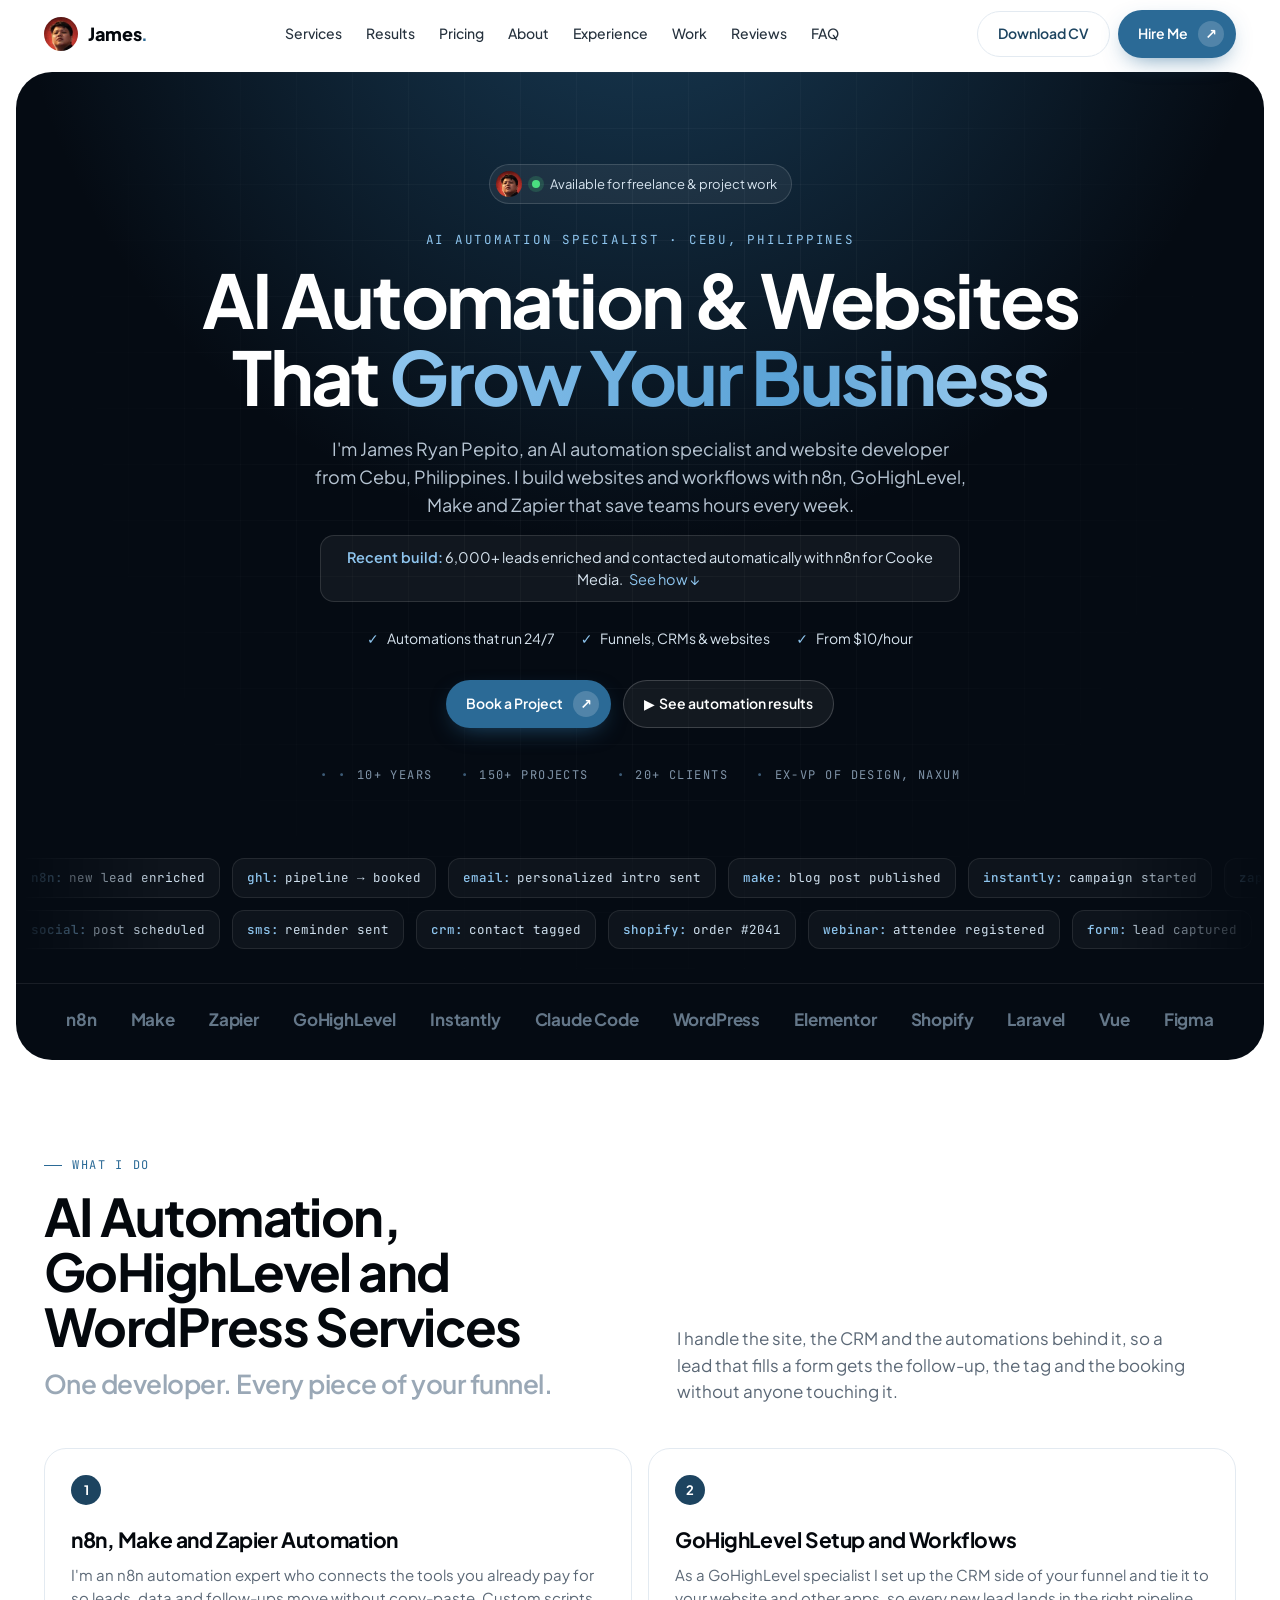
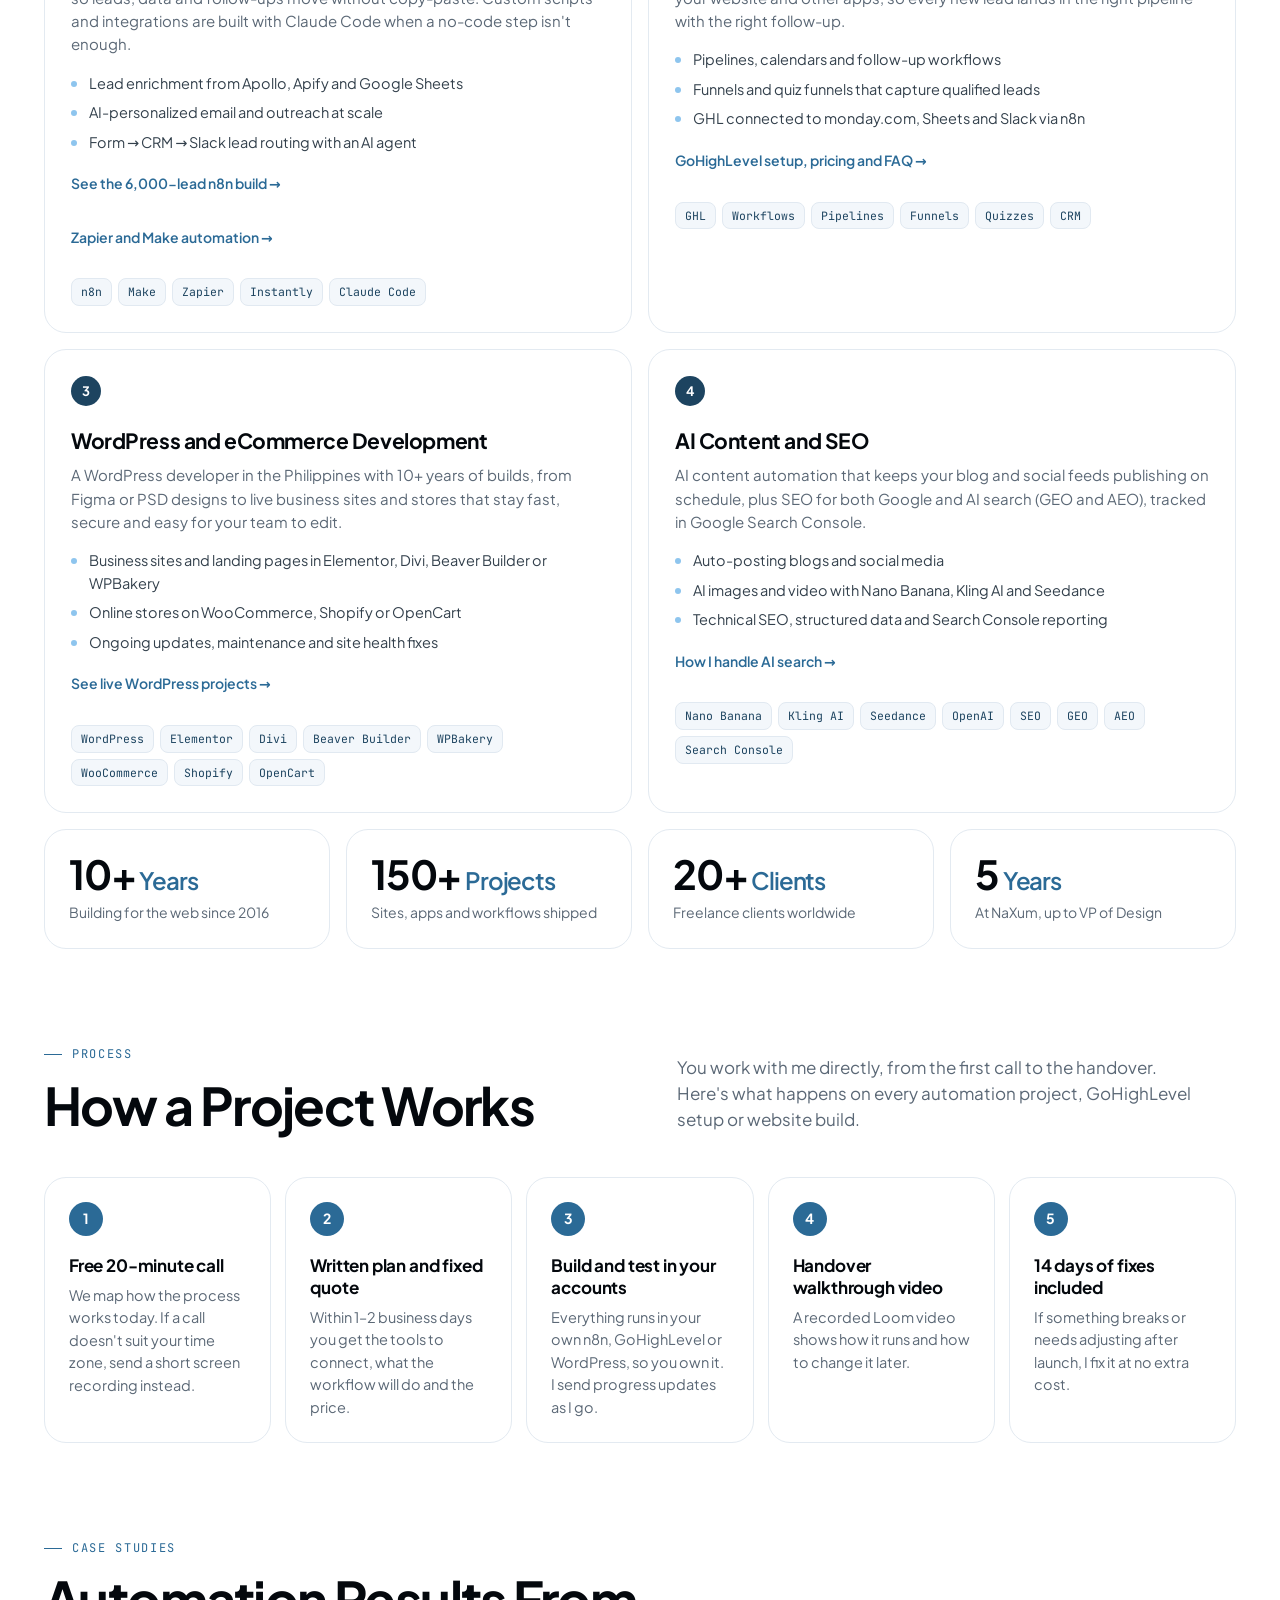
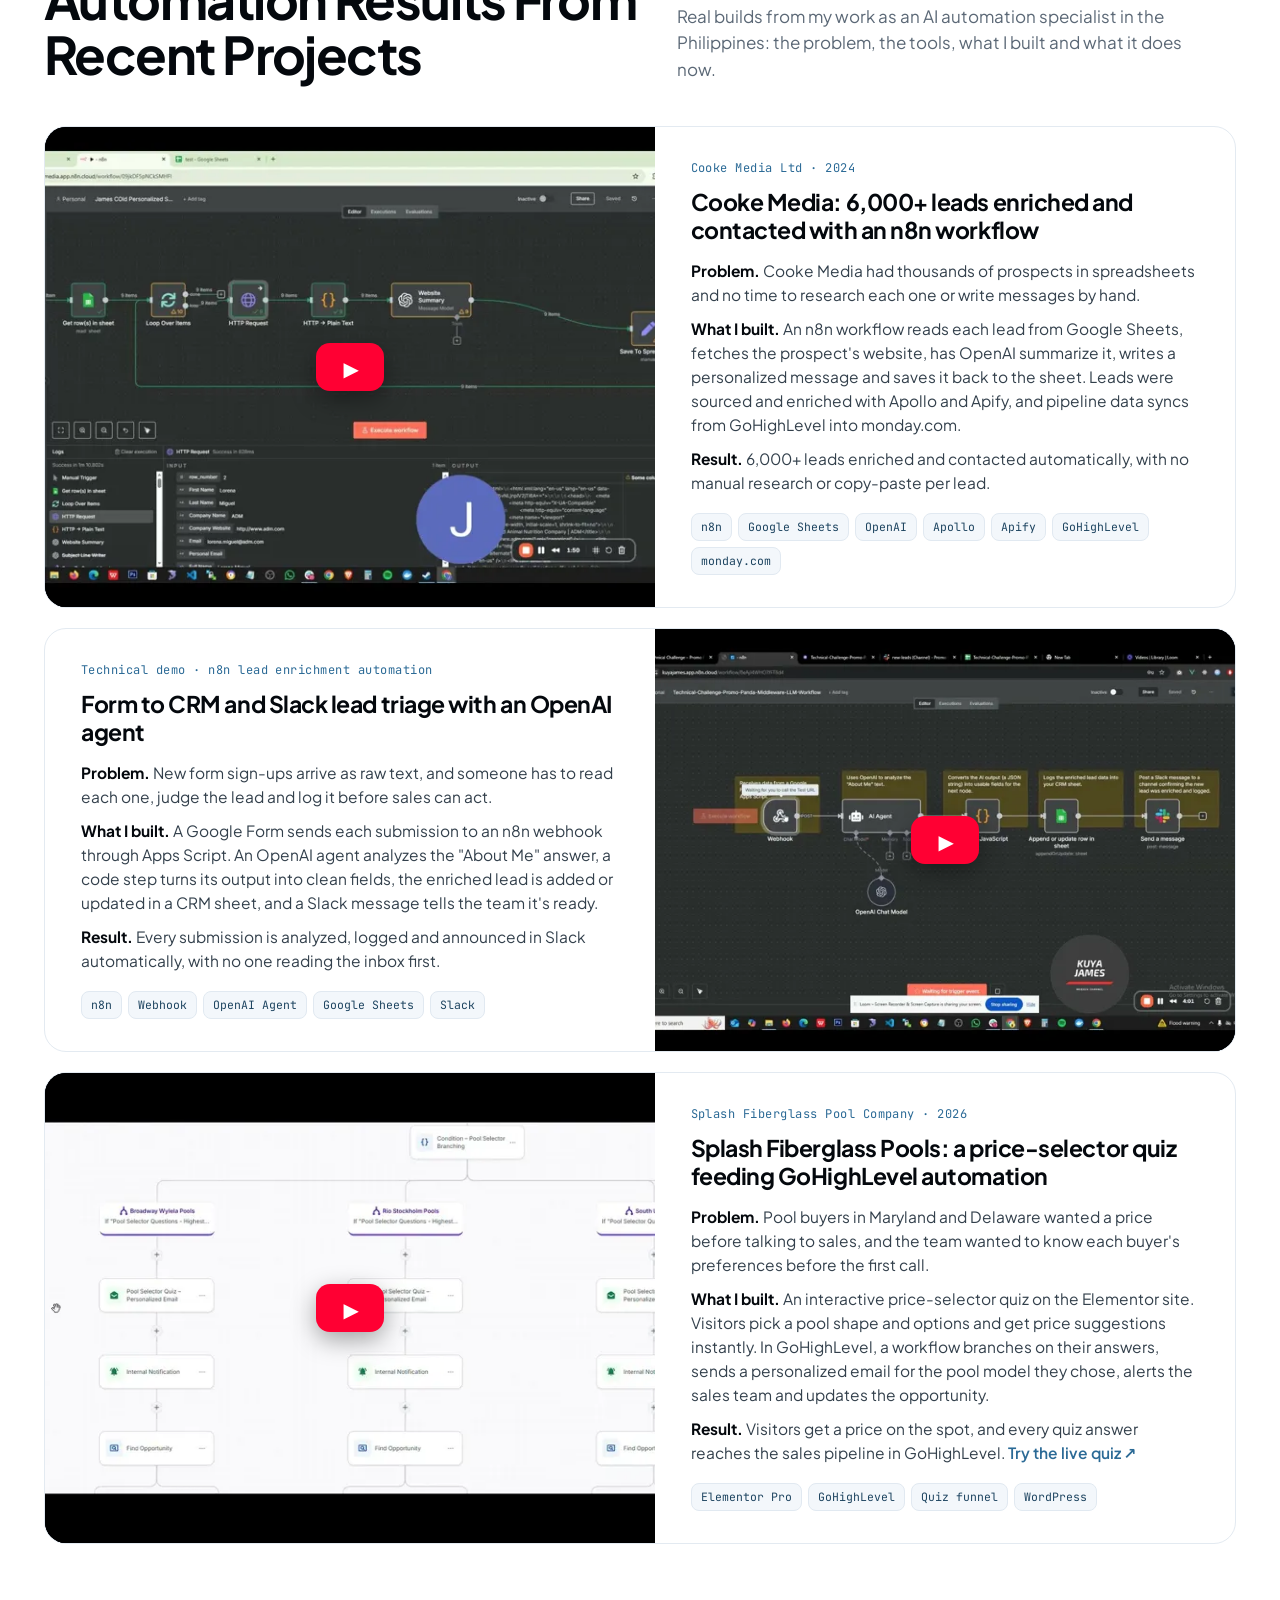
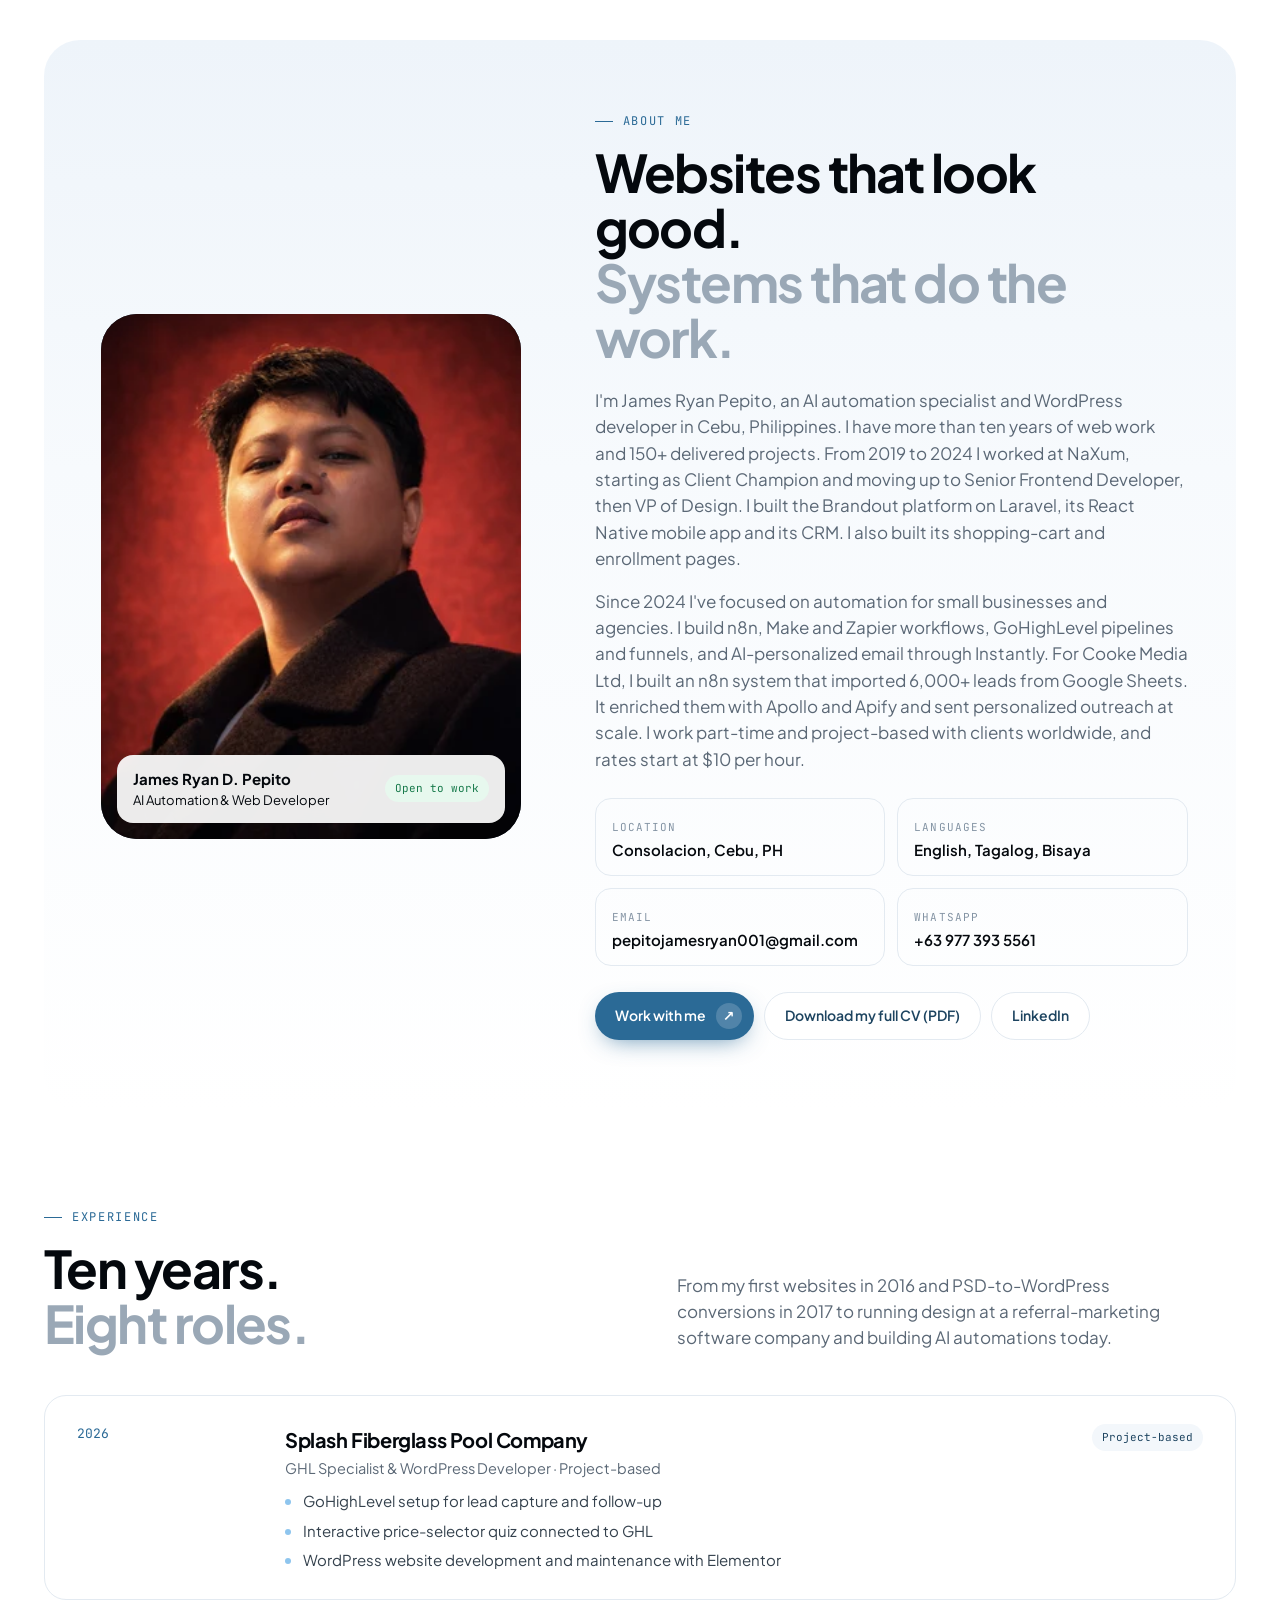
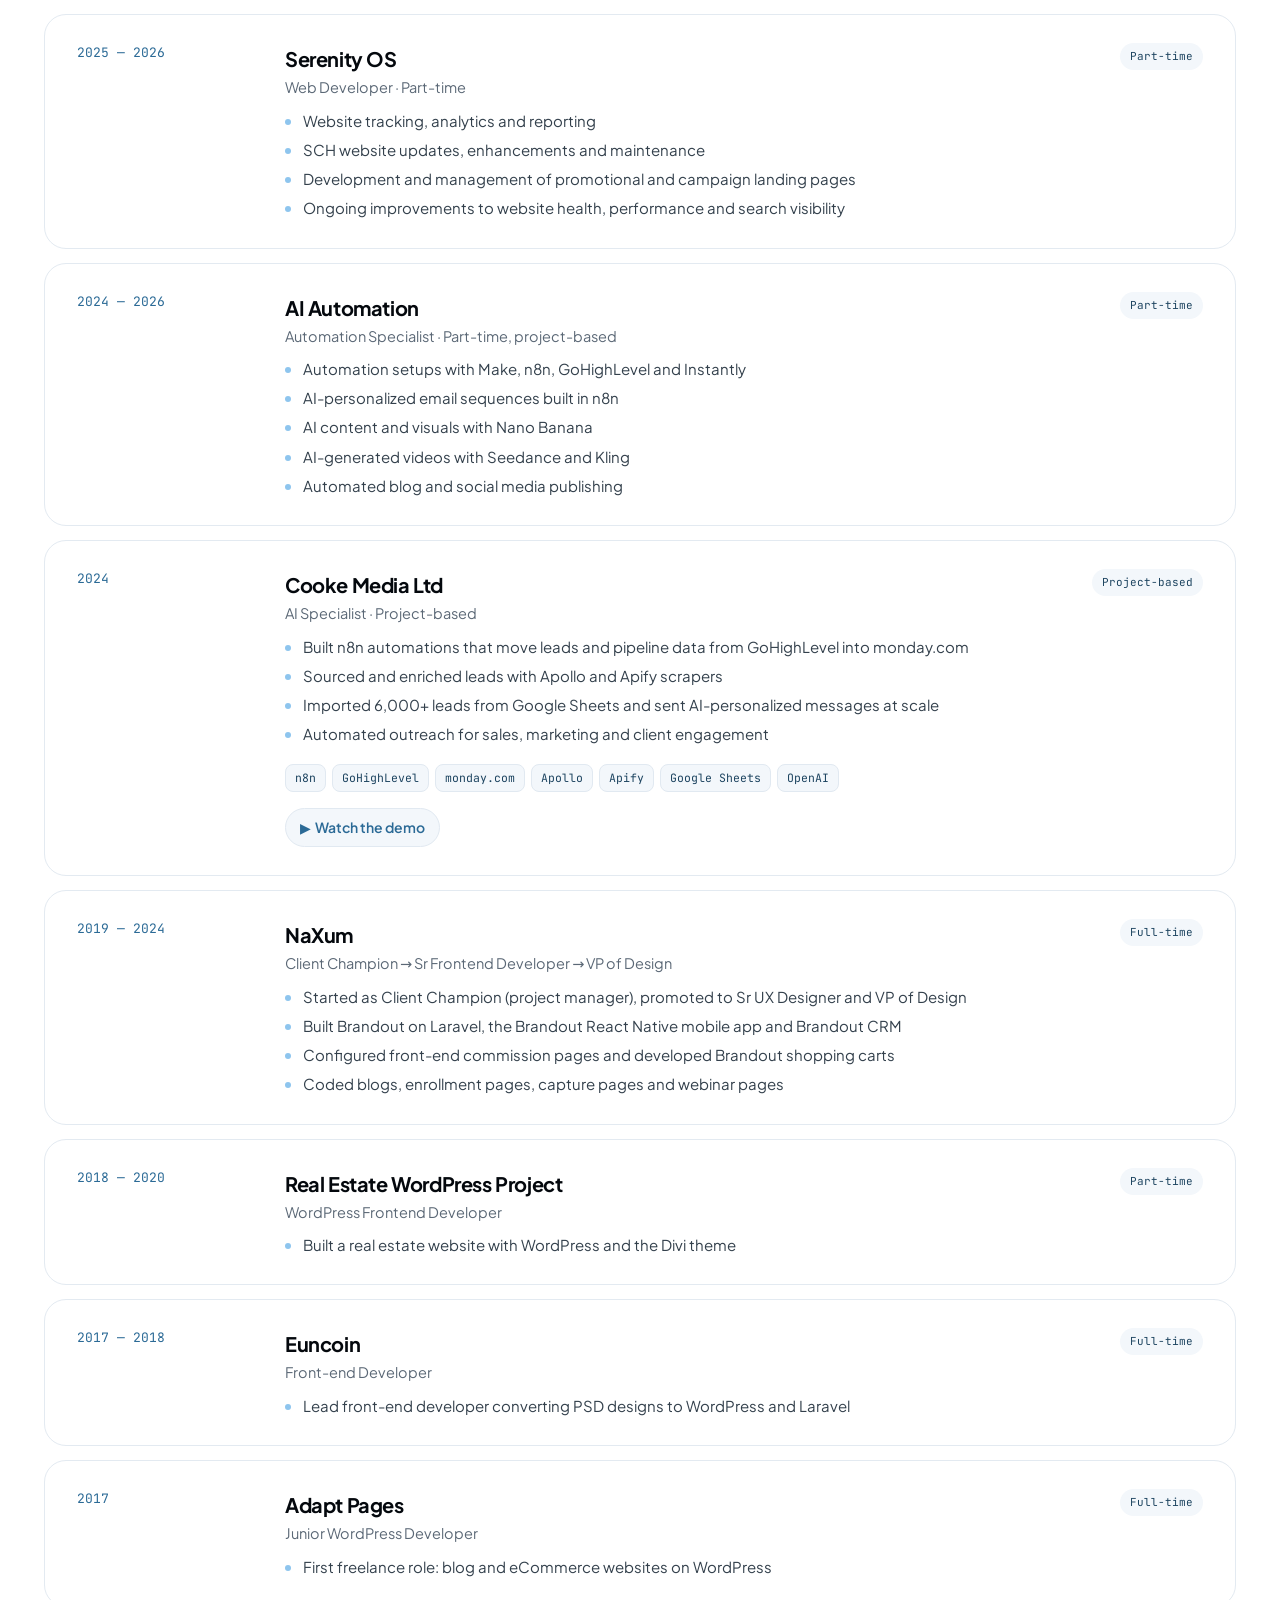
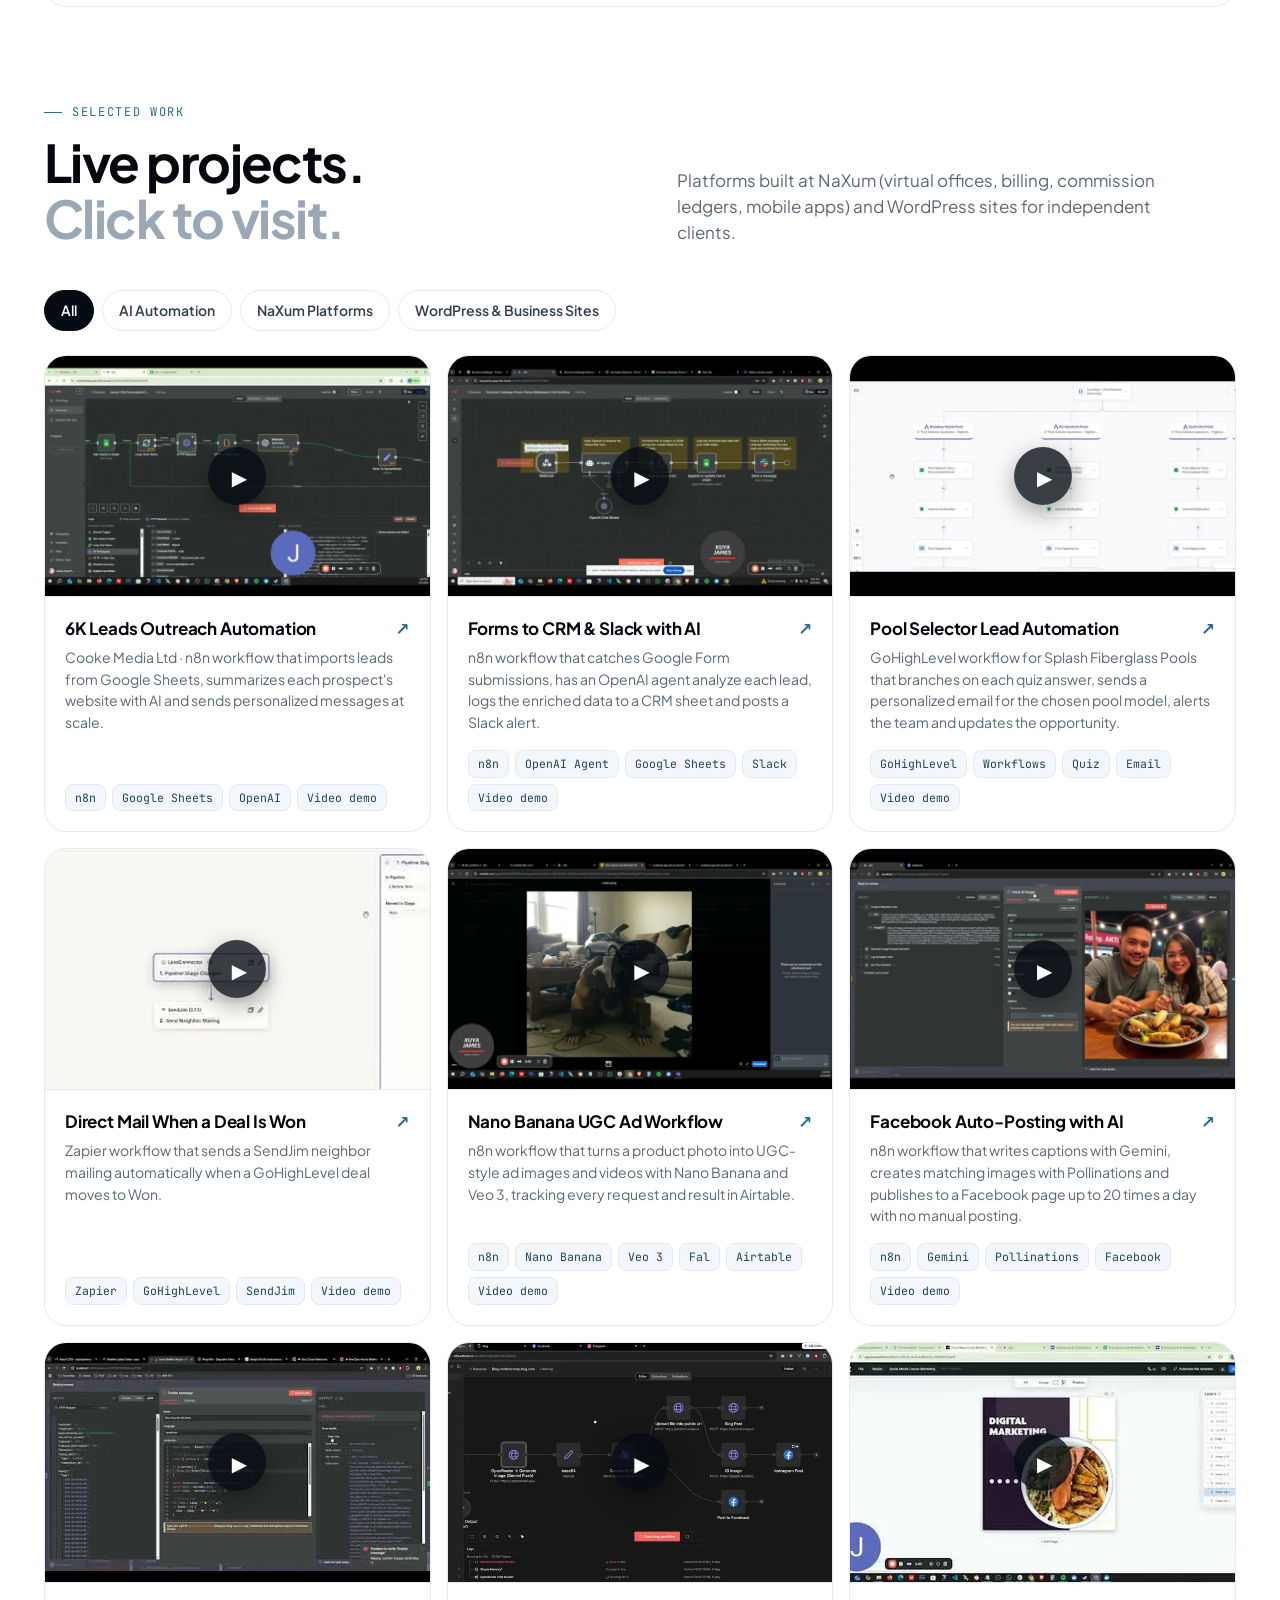
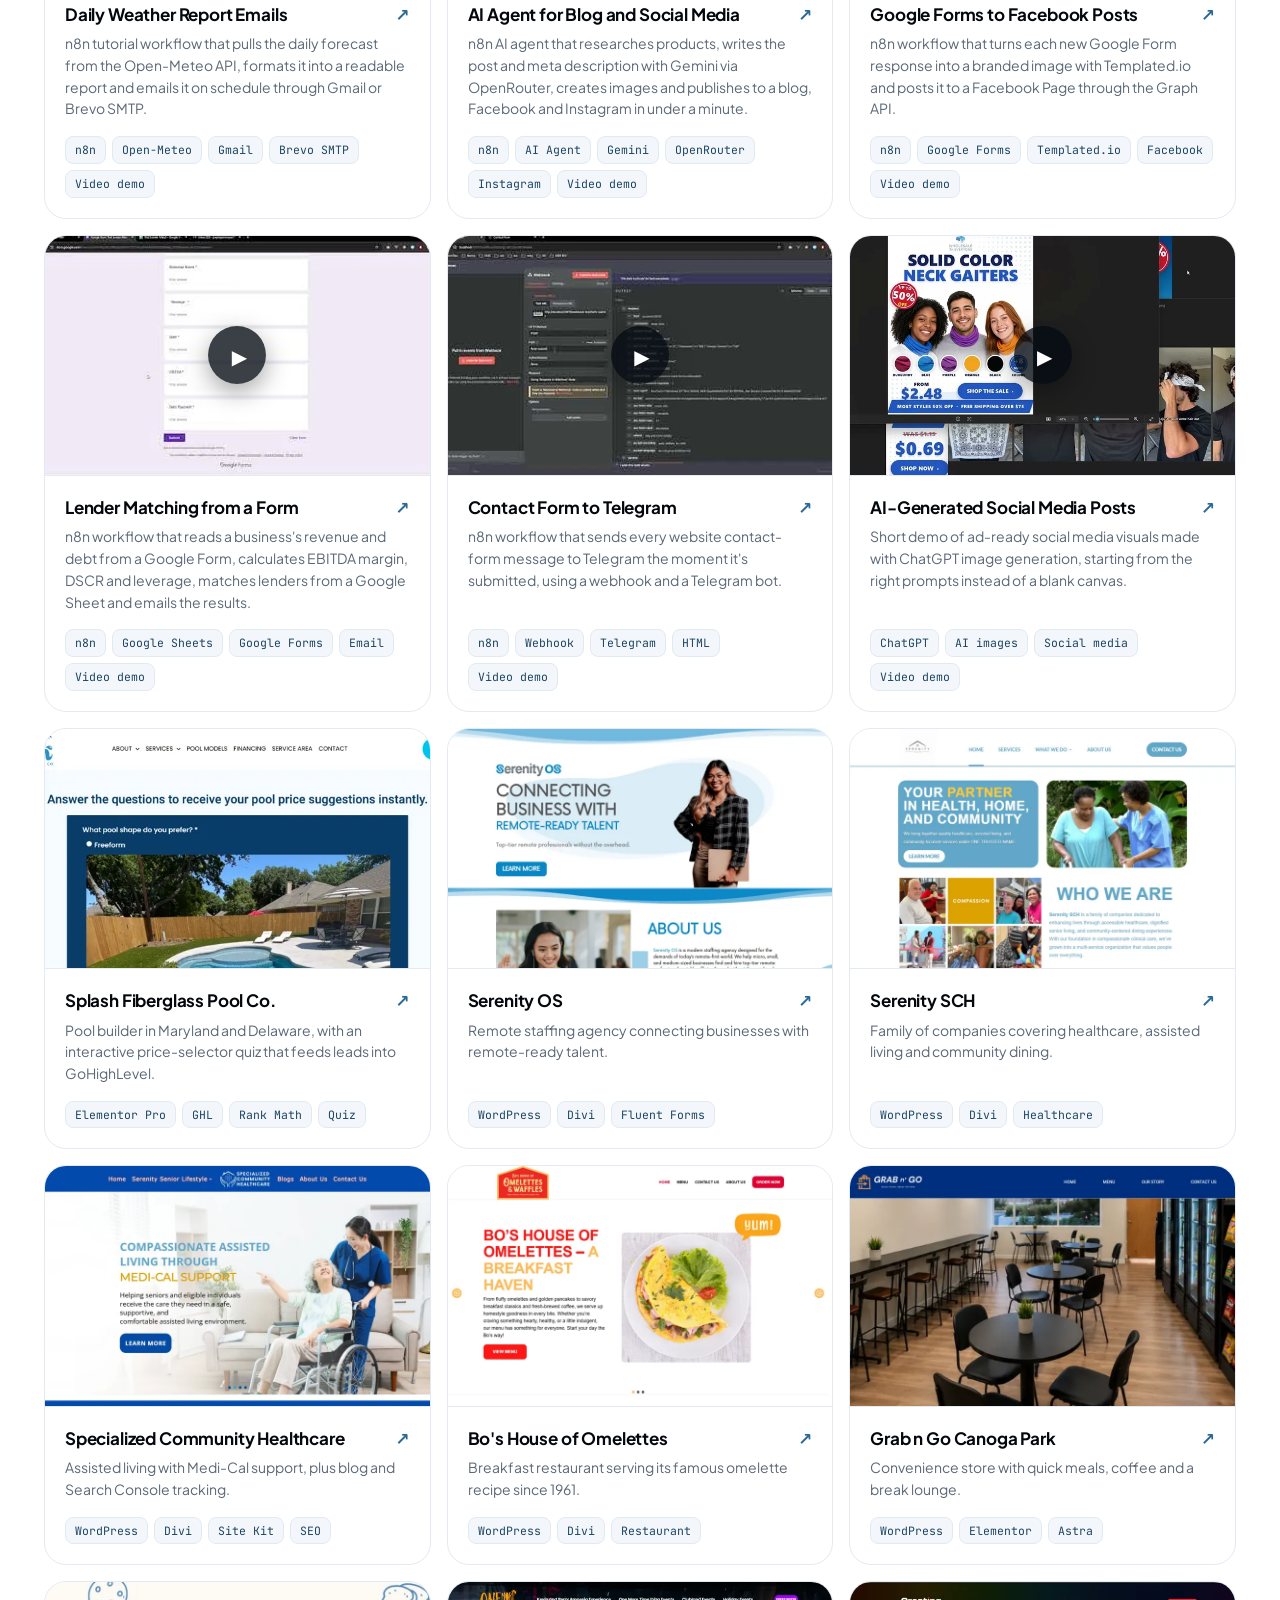
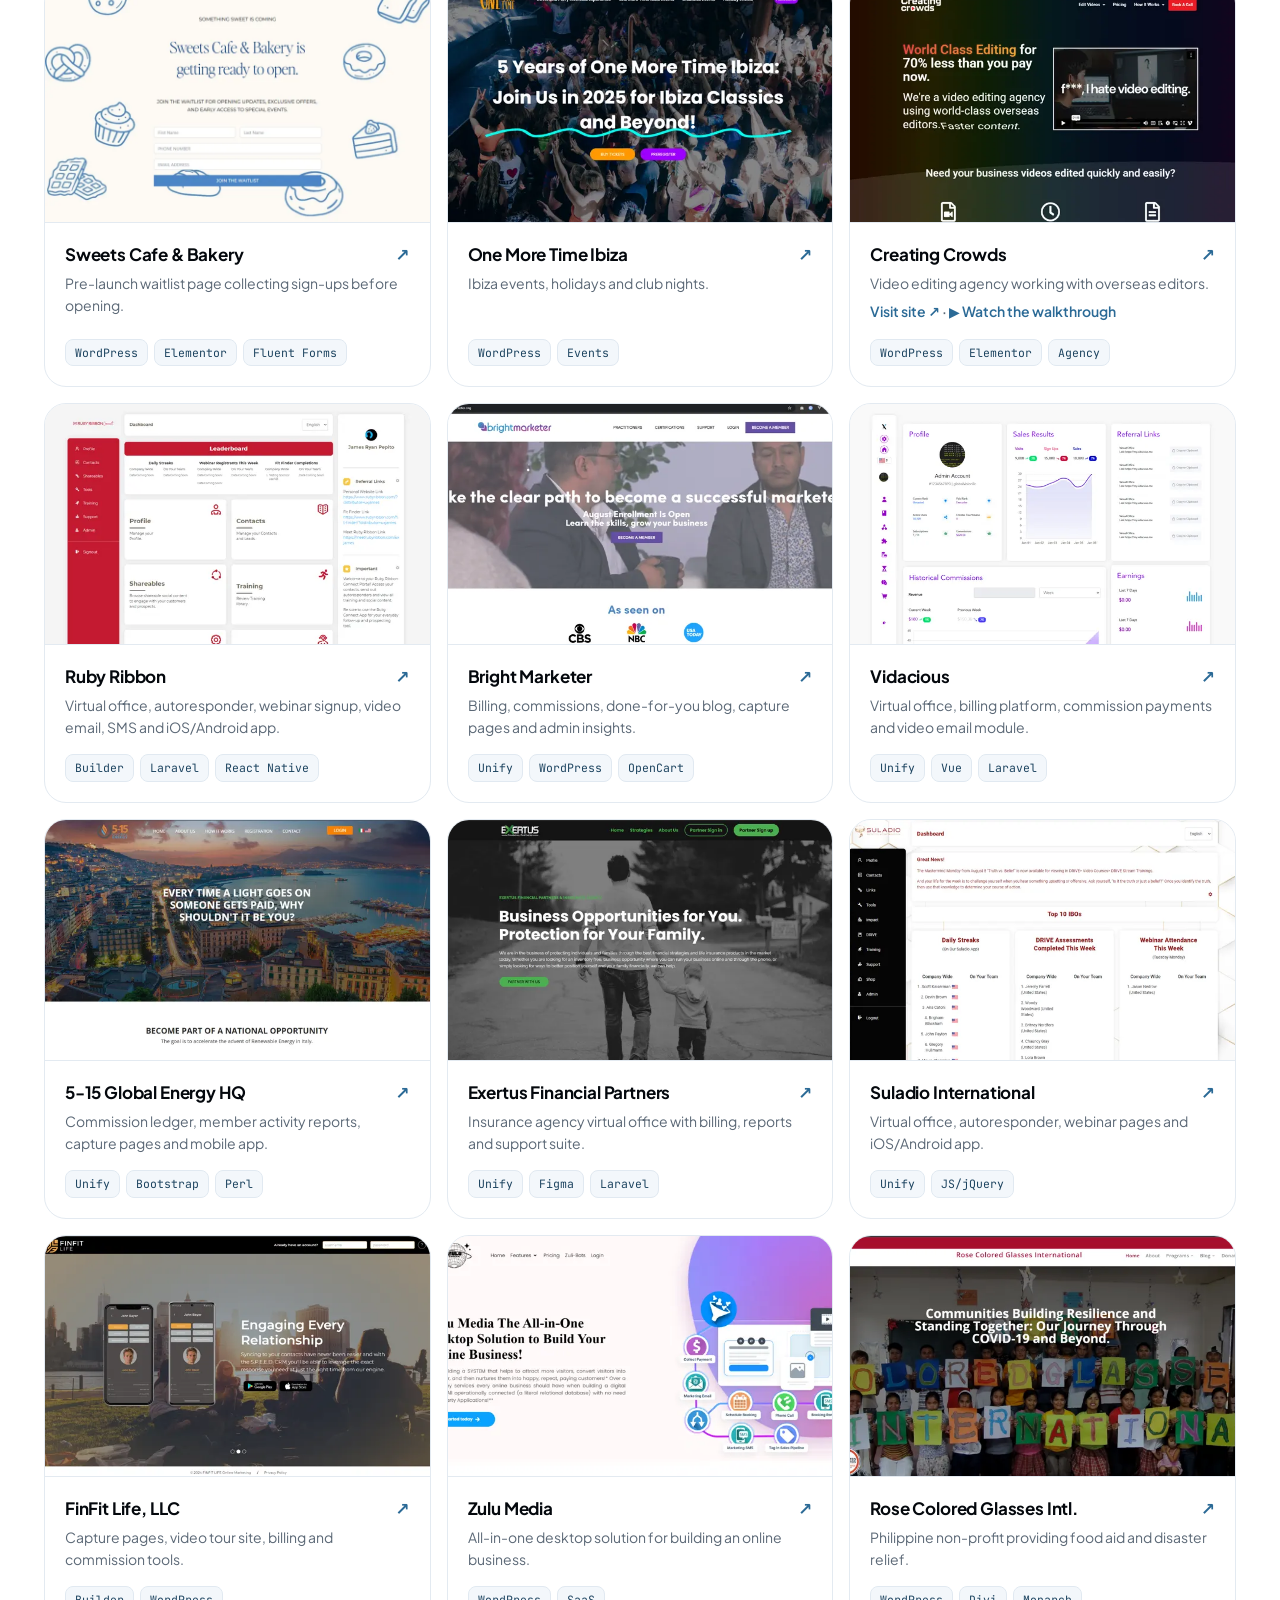
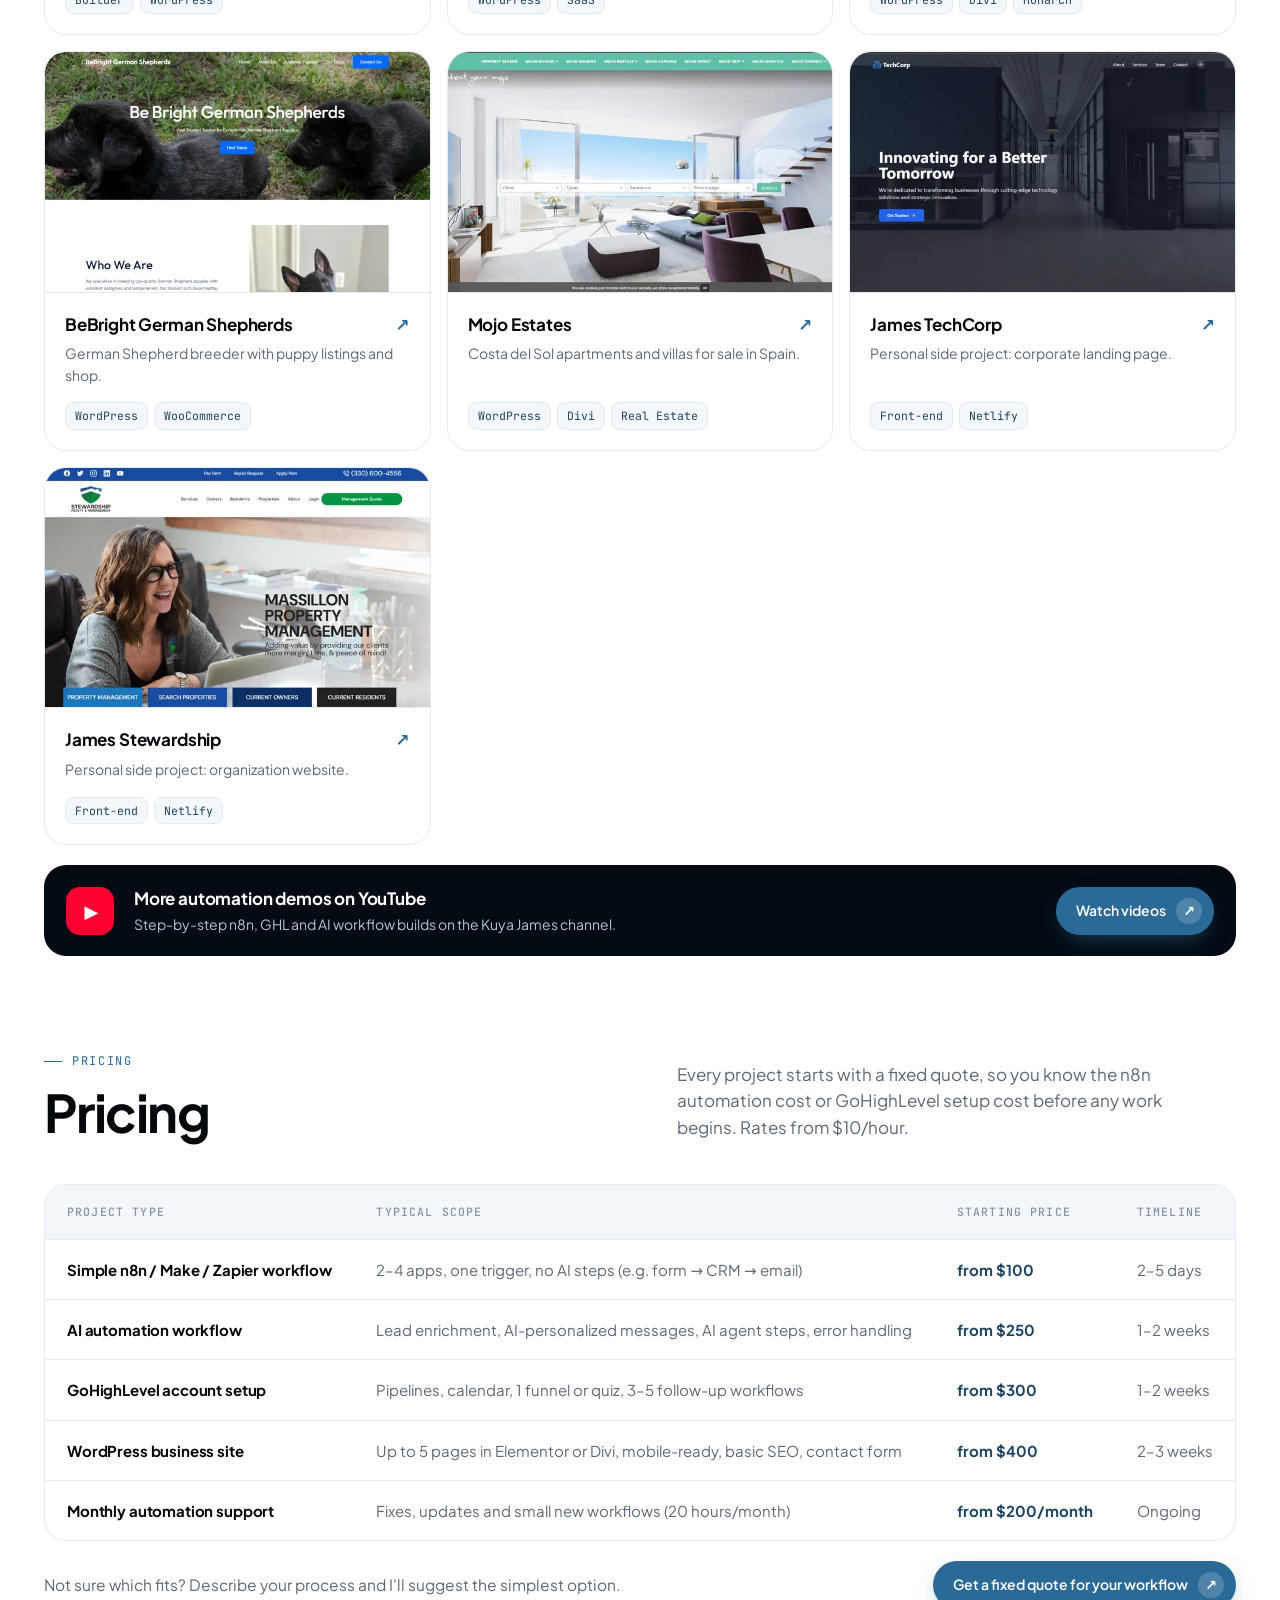
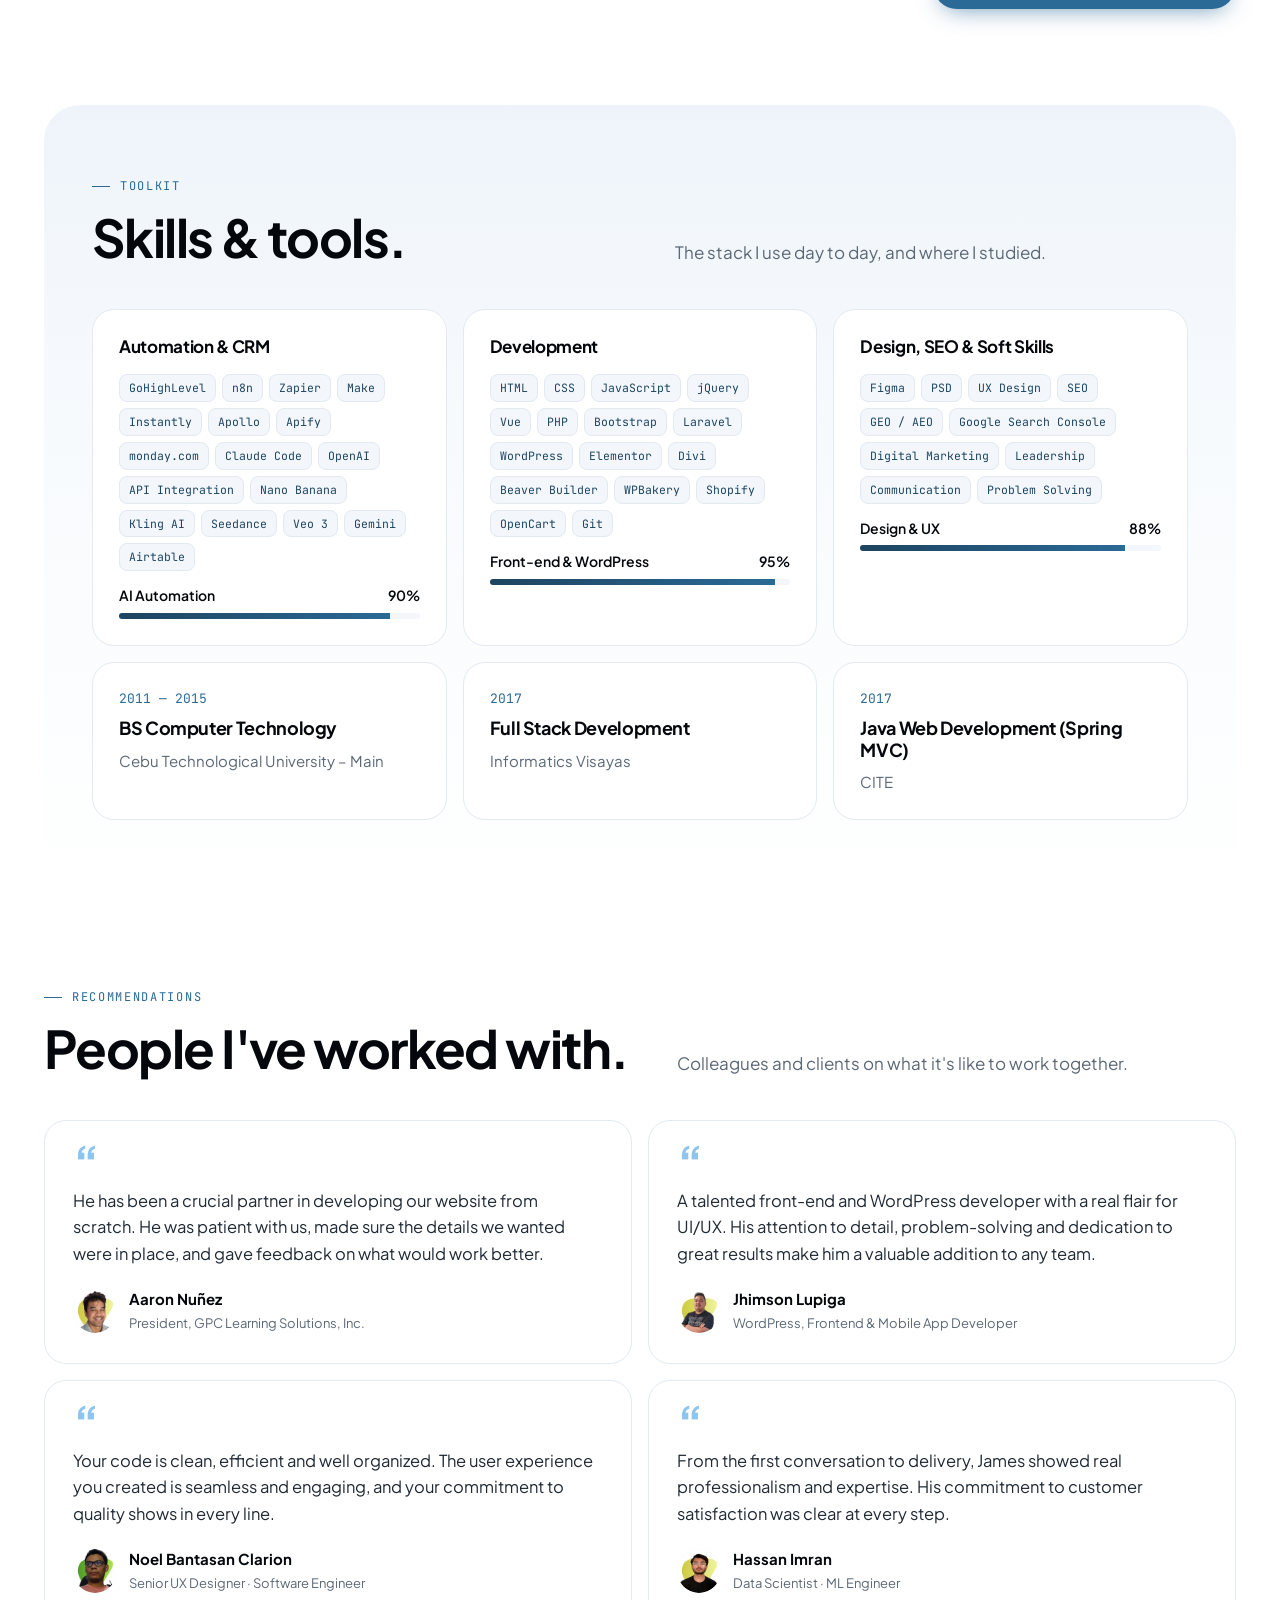
<file: index.html>
<!doctype html>
<html lang="en">
<head>
<meta charset="utf-8">
<meta name="viewport" content="width=device-width, initial-scale=1">
<title>James Ryan Pepito — AI Automation &amp; GoHighLevel Expert</title>
<meta name="description" content="n8n, Make, Zapier and GoHighLevel automations plus WordPress builds from a Cebu developer with 10+ years and 150+ projects. Get a plan and quote.">
<meta property="og:title" content="James Ryan Pepito — AI Automation &amp; GoHighLevel Expert">
<meta property="og:description" content="n8n, Make, Zapier and GoHighLevel automations plus WordPress builds from a Cebu developer with 10+ years and 150+ projects. Get a plan and quote.">
<meta property="og:image" content="https://jamesryanpepito-portfolio.netlify.app/img/james-avatar.webp">
<meta property="og:url" content="https://jamesryanpepito-portfolio.netlify.app/">
<meta property="og:type" content="profile">
<meta name="twitter:card" content="summary_large_image">
<link rel="canonical" href="https://jamesryanpepito-portfolio.netlify.app/">
<link rel="icon" href="img/james-avatar.webp">
<script type="application/ld+json">
{
  "@context": "https://schema.org",
  "@graph": [
    {
      "@type": "ProfilePage",
      "@id": "https://jamesryanpepito-portfolio.netlify.app/#profilepage",
      "url": "https://jamesryanpepito-portfolio.netlify.app/",
      "name": "James Ryan Pepito — AI Automation & GoHighLevel Expert",
      "description": "n8n, Make, Zapier and GoHighLevel automations plus WordPress builds from a Cebu developer with 10+ years and 150+ projects.",
      "inLanguage": "en",
      "isPartOf": {
        "@id": "https://jamesryanpepito-portfolio.netlify.app/#website"
      },
      "mainEntity": {
        "@id": "https://jamesryanpepito-portfolio.netlify.app/#person"
      },
      "primaryImageOfPage": "https://jamesryanpepito-portfolio.netlify.app/img/james-about.webp",
      "dateModified": "2026-10-29",
      "video": [
        {
          "@id": "https://jamesryanpepito-portfolio.netlify.app/#video-6k-leads"
        },
        {
          "@id": "https://jamesryanpepito-portfolio.netlify.app/#video-forms-slack"
        },
        {
          "@id": "https://jamesryanpepito-portfolio.netlify.app/#video-pool-selector"
        }
      ]
    },
    {
      "@type": "Person",
      "@id": "https://jamesryanpepito-portfolio.netlify.app/#person",
      "name": "James Ryan Pepito",
      "alternateName": "James Ryan D. Pepito",
      "description": "AI automation specialist and website developer from Cebu, Philippines. Builds n8n, Make, Zapier and GoHighLevel automations and WordPress sites. Former VP of Design at NaXum.",
      "jobTitle": "AI Automation Specialist & Website Developer",
      "url": "https://jamesryanpepito-portfolio.netlify.app/",
      "image": "https://jamesryanpepito-portfolio.netlify.app/img/james-about.webp",
      "email": "pepitojamesryan001@gmail.com",
      "address": {
        "@type": "PostalAddress",
        "addressLocality": "Consolacion",
        "addressRegion": "Cebu",
        "postalCode": "6001",
        "addressCountry": "PH"
      },
      "knowsLanguage": [
        "en",
        "tl",
        "ceb"
      ],
      "knowsAbout": [
        "n8n",
        "Make",
        "Zapier",
        "GoHighLevel",
        "Claude Code",
        "OpenAI",
        "WordPress",
        "Elementor",
        "Divi",
        "Shopify",
        "OpenCart",
        "Laravel",
        "SEO",
        "Generative Engine Optimization",
        "Answer Engine Optimization",
        "Google Search Console"
      ],
      "alumniOf": {
        "@type": "CollegeOrUniversity",
        "name": "Cebu Technological University"
      },
      "worksFor": [
        {
          "@type": "Organization",
          "name": "Splash Fiberglass Pool Company",
          "url": "https://splashfiberglasspoolcompany.com/"
        },
        {
          "@type": "Organization",
          "name": "Serenity OS",
          "url": "https://serenity-os.com/"
        }
      ],
      "sameAs": [
        "https://www.linkedin.com/in/jamesryandiolapepito/",
        "https://v2.onlinejobs.ph/jobseekers/info/681397",
        "https://www.youtube.com/@kuyajames16",
        "https://www.facebook.com/OfficialKuyaJames",
        "https://github.com/popsoy"
      ]
    },
    {
      "@type": "ProfessionalService",
      "@id": "https://jamesryanpepito-portfolio.netlify.app/#service",
      "name": "James Ryan Pepito: AI Automation & Web Development",
      "url": "https://jamesryanpepito-portfolio.netlify.app/",
      "image": "https://jamesryanpepito-portfolio.netlify.app/img/james-about.webp",
      "founder": {
        "@id": "https://jamesryanpepito-portfolio.netlify.app/#person"
      },
      "telephone": "+639773935561",
      "email": "pepitojamesryan001@gmail.com",
      "areaServed": "Worldwide",
      "priceRange": "From $10/hour",
      "address": {
        "@type": "PostalAddress",
        "addressLocality": "Consolacion",
        "addressRegion": "Cebu",
        "postalCode": "6001",
        "addressCountry": "PH"
      },
      "makesOffer": [
        {
          "@type": "Offer",
          "itemOffered": {
            "@type": "Service",
            "name": "AI workflow automation (n8n, Make, Zapier, Claude Code)"
          }
        },
        {
          "@type": "Offer",
          "itemOffered": {
            "@type": "Service",
            "name": "GoHighLevel setup: workflows, pipelines, funnels and quizzes"
          }
        },
        {
          "@type": "Offer",
          "itemOffered": {
            "@type": "Service",
            "name": "WordPress and eCommerce development (Elementor, Divi, Shopify, OpenCart)"
          }
        },
        {
          "@type": "Offer",
          "itemOffered": {
            "@type": "Service",
            "name": "AI content, SEO, GEO and AEO"
          }
        }
      ]
    },
    {
      "@type": "WebSite",
      "@id": "https://jamesryanpepito-portfolio.netlify.app/#website",
      "url": "https://jamesryanpepito-portfolio.netlify.app/",
      "name": "James Ryan Pepito",
      "inLanguage": "en",
      "publisher": {
        "@id": "https://jamesryanpepito-portfolio.netlify.app/#person"
      }
    },
    {
      "@type": "VideoObject",
      "@id": "https://jamesryanpepito-portfolio.netlify.app/#video-6k-leads",
      "name": "6K Leads with n8n from Google Sheets: Personalized Message Automation",
      "description": "n8n workflow that imports 6,000+ leads from Google Sheets, summarizes each prospect's website with AI and sends personalized messages at scale. Built for Cooke Media Ltd.",
      "thumbnailUrl": "https://i.ytimg.com/vi/CGzqkLBE_Fg/maxresdefault.jpg",
      "uploadDate": "2025-09-10T22:18:32-07:00",
      "duration": "PT5M6S",
      "embedUrl": "https://www.youtube.com/embed/CGzqkLBE_Fg",
      "creator": {
        "@id": "https://jamesryanpepito-portfolio.netlify.app/#person"
      }
    },
    {
      "@type": "VideoObject",
      "@id": "https://jamesryanpepito-portfolio.netlify.app/#video-forms-slack",
      "name": "Forms to Google Docs and Slack via LLM Workflow (Technical Demo)",
      "description": "n8n workflow that catches form submissions, has an OpenAI agent analyze each lead, logs the enriched data and posts a Slack alert.",
      "thumbnailUrl": "https://i.ytimg.com/vi/-xJpYS4D-70/maxresdefault.jpg",
      "uploadDate": "2026-10-28T09:16:33-07:00",
      "duration": "PT2M33S",
      "embedUrl": "https://www.youtube.com/embed/-xJpYS4D-70",
      "creator": {
        "@id": "https://jamesryanpepito-portfolio.netlify.app/#person"
      }
    },
    {
      "@type": "VideoObject",
      "@id": "https://jamesryanpepito-portfolio.netlify.app/#video-pool-selector",
      "name": "Pool Selector Lead Automation in GoHighLevel",
      "description": "GoHighLevel workflow for a pool company that automates lead qualification and follow-up after a customer submits the Pool Selector quiz.",
      "thumbnailUrl": "https://i.ytimg.com/vi/I_JfPb6Qupc/maxresdefault.jpg",
      "uploadDate": "2026-10-13T09:37:41-07:00",
      "duration": "PT2M12S",
      "embedUrl": "https://www.youtube.com/embed/I_JfPb6Qupc",
      "creator": {
        "@id": "https://jamesryanpepito-portfolio.netlify.app/#person"
      }
    }
  ]
}
</script>
<script type="speculationrules">{"prerender":[{"where":{"href_matches":"/services/*"},"eagerness":"moderate"}]}</script>
<link rel="preload" href="fonts/plus-jakarta-sans-latin.woff2" as="font" type="font/woff2" crossorigin>
<style>
@font-face{font-family:"Plus Jakarta Sans";font-style:normal;font-weight:400 800;font-display:swap;src:url(fonts/plus-jakarta-sans-latin.woff2) format("woff2");unicode-range:U+0000-00FF,U+0131,U+0152-0153,U+02BB-02BC,U+02C6,U+02DA,U+02DC,U+0304,U+0308,U+0329,U+2000-206F,U+20AC,U+2122,U+2191,U+2193,U+2212,U+2215,U+FEFF,U+FFFD}
@font-face{font-family:"JetBrains Mono";font-style:normal;font-weight:400 500;font-display:swap;src:url(fonts/jetbrains-mono-latin.woff2) format("woff2");unicode-range:U+0000-00FF,U+0131,U+0152-0153,U+02BB-02BC,U+02C6,U+02DA,U+02DC,U+0304,U+0308,U+0329,U+2000-206F,U+20AC,U+2122,U+2191,U+2193,U+2212,U+2215,U+FEFF,U+FFFD}
:root{
  --bg:#ffffff;
  --surface:#f3f7fb;
  --card:#ffffff;
  --ink:#04080d;
  --muted:#5b6876;
  --line:#e3eaf1;
  --navy:#050b13;
  --navy-2:#0b1828;
  --blue:#2b6a96;
  --blue-deep:#1d4460;
  --sky:#8ec5ee;
  --radius-xl:36px;
  --radius:22px;
  --mono:"JetBrains Mono",ui-monospace,monospace;
  --sans:"Plus Jakarta Sans",ui-sans-serif,system-ui,sans-serif;
}
*{box-sizing:border-box;margin:0;padding:0}
html{scroll-behavior:smooth;scroll-padding-top:84px}
body{background:var(--bg);color:var(--ink);font-family:var(--sans);line-height:1.55;-webkit-font-smoothing:antialiased;overflow-x:hidden}
img{max-width:100%;height:auto;display:block}
a{color:inherit;text-decoration:none}
.wrap{max-width:1240px;margin:0 auto;padding:0 16px}
@media(min-width:768px){.wrap{padding:0 24px}}

/* ---------- nav ---------- */
.nav{position:sticky;top:0;z-index:50;background:rgba(255,255,255,.82);backdrop-filter:blur(14px);-webkit-backdrop-filter:blur(14px)}
.nav .wrap{display:flex;align-items:center;justify-content:space-between;height:68px;gap:16px}
.brand{display:flex;align-items:center;gap:10px;font-weight:800;letter-spacing:-.02em;font-size:18px}
.brand img{width:34px;height:34px;border-radius:50%;object-fit:cover;background:var(--surface)}
.brand span b{color:var(--blue)}
.links{display:none;gap:24px;font-size:14px;font-weight:500;color:#26323e}
.links a:hover{color:var(--blue)}
.nav-cta{display:flex;gap:8px;align-items:center}
@media(min-width:1180px){.links{display:flex}}
.menu-btn{display:inline-flex;width:40px;height:40px;border-radius:50%;border:1px solid var(--line);background:#fff;align-items:center;justify-content:center;cursor:pointer}
@media(min-width:1180px){.menu-btn{display:none}}
.mobile-menu{display:none;border-top:1px solid var(--line);background:#fff}
.mobile-menu.open{display:block}
.mobile-menu a{display:block;padding:14px 16px;border-bottom:1px solid var(--line);font-weight:500}

/* ---------- buttons ---------- */
.btn{display:inline-flex;align-items:center;gap:10px;border-radius:9999px;font-weight:600;font-size:14px;padding:11px 12px 11px 20px;transition:transform .15s,background .15s,box-shadow .15s;white-space:nowrap}
.btn:hover{transform:translateY(-1px)}
.btn .ic{width:26px;height:26px;border-radius:50%;display:inline-flex;align-items:center;justify-content:center;background:rgba(255,255,255,.18)}
.btn-primary{background:var(--blue);color:#fff;box-shadow:0 8px 24px -10px rgba(43,106,150,.8)}
.btn-primary:hover{background:#245b81}
.btn-ghost{background:#fff;color:var(--blue-deep);border:1px solid var(--line);padding:11px 20px}
.btn-dark{background:rgba(255,255,255,.06);color:#fff;border:1px solid rgba(255,255,255,.18);padding:11px 20px}
.btn-dark:hover{background:rgba(255,255,255,.12)}
.hide-sm{display:none}
@media(max-width:479px){.hide-xs{display:none}}
@media(min-width:640px){.hide-sm{display:inline-flex}}

/* ---------- hero ---------- */
.hero{margin:4px 8px 0;border-radius:var(--radius-xl);background:var(--navy);color:#fff;position:relative;overflow:hidden;isolation:isolate}
@media(min-width:768px){.hero{margin:4px 16px 0}}
.hero::before{content:"";position:absolute;inset:-20% -10% auto;height:80%;background:radial-gradient(ellipse at 50% 0%,rgba(43,106,150,.55),rgba(43,106,150,0) 60%);z-index:-1}
.hero::after{content:"";position:absolute;inset:0;background-image:linear-gradient(rgba(255,255,255,.035) 1px,transparent 1px),linear-gradient(90deg,rgba(255,255,255,.035) 1px,transparent 1px);background-size:56px 56px;mask-image:radial-gradient(ellipse at 50% 30%,#000 20%,transparent 70%);z-index:-1}
.hero-inner{text-align:center;padding:64px 16px 40px;max-width:940px;margin:0 auto}
@media(min-width:768px){.hero-inner{padding:92px 24px 48px}}
.chip{display:inline-flex;align-items:center;gap:10px;font-size:13px;padding:6px 14px 6px 6px;border-radius:9999px;background:rgba(255,255,255,.06);border:1px solid rgba(255,255,255,.14);color:#d7e4ef}
.chip img{width:26px;height:26px;border-radius:50%;object-fit:cover;background:#1b2a3a}
.dot{width:8px;height:8px;border-radius:50%;background:#4ade80;box-shadow:0 0 0 4px rgba(74,222,128,.18)}
.hero h1{font-size:clamp(36px,6.4vw,74px);line-height:1.04;letter-spacing:-.035em;font-weight:700;margin:26px 0 20px}
.grad{background:linear-gradient(90deg,#8ec5ee,#5aa2d6 60%,#a7d3f3);-webkit-background-clip:text;background-clip:text;color:transparent}
.hero p.lead{font-size:clamp(16px,1.6vw,18px);color:#b7c5d3;max-width:660px;margin:0 auto}
.checks{display:flex;flex-wrap:wrap;justify-content:center;gap:10px 26px;margin:26px 0 30px;font-size:14px;color:#d7e4ef}
.checks span::before{content:"✓";color:var(--sky);margin-right:8px}
.hero-ctas{display:flex;gap:12px;justify-content:center;flex-wrap:wrap}
.hero-stats{display:flex;flex-wrap:wrap;justify-content:center;gap:8px 28px;margin-top:38px;font-family:var(--mono);font-size:12px;letter-spacing:.12em;color:#7f93a7;text-transform:uppercase}
.hero-stats span::before{content:"•";margin-right:10px;color:#3c5a75}

/* automation feed (marquee) */
.feed{position:relative;margin-top:8px;padding:18px 0 34px;mask-image:linear-gradient(90deg,transparent,#000 12%,#000 88%,transparent)}
.feed-row{display:flex;gap:12px;width:max-content;animation:slide 48s linear infinite}
.feed-row.rev{animation-direction:reverse;margin-top:12px;animation-duration:56s}
@keyframes slide{to{transform:translateX(-50%)}}
@media(prefers-reduced-motion:reduce){.feed-row{animation:none}}
.ev{font-family:var(--mono);font-size:12.5px;padding:9px 14px;border-radius:12px;background:rgba(255,255,255,.04);border:1px solid rgba(255,255,255,.09);color:#cfe0ee;white-space:nowrap}
.ev b{color:var(--sky);font-weight:500;margin-right:6px}
.tools{border-top:1px solid rgba(255,255,255,.08);padding:22px 16px 28px;display:flex;flex-wrap:wrap;justify-content:center;gap:10px 34px;font-weight:700;font-size:17px;color:#6f8396;letter-spacing:-.01em}
.tools span{opacity:.9}

/* ---------- sections ---------- */
section{padding:96px 0 0}
.eyebrow{font-family:var(--mono);font-size:12px;letter-spacing:.14em;text-transform:uppercase;color:var(--blue);margin-bottom:14px;display:flex;align-items:center;gap:10px}
.eyebrow::before{content:"";width:18px;height:1px;background:var(--blue)}
h2{font-size:clamp(32px,4.4vw,52px);line-height:1.06;letter-spacing:-.03em;font-weight:700}
h2 .soft{color:#9aa8b6}
.sec-head{display:grid;gap:18px;margin-bottom:44px}
@media(min-width:900px){.sec-head{grid-template-columns:1.1fr 1fr;align-items:end}}
.sec-head p{color:var(--muted);font-size:17px;max-width:520px}

/* panel = big rounded tinted block like naxum */
.panel{background:linear-gradient(180deg,#eef4fa,#f7fafd 40%,#fff);border-radius:var(--radius-xl);padding:56px 16px}
@media(min-width:768px){.panel{padding:72px 48px}}

/* services */
.svc{display:grid;gap:16px}
@media(min-width:720px){.svc{grid-template-columns:repeat(2,1fr)}}
.card{background:var(--card);border:1px solid var(--line);border-radius:var(--radius);padding:26px;transition:box-shadow .2s,transform .2s}
.card:hover{box-shadow:0 18px 40px -24px rgba(16,40,64,.35);transform:translateY(-2px)}
.num{width:30px;height:30px;border-radius:50%;background:var(--blue-deep);color:#fff;font-size:13px;font-weight:700;display:flex;align-items:center;justify-content:center;margin-bottom:22px}
.card h3{font-size:21px;letter-spacing:-.02em;line-height:1.2;margin-bottom:10px}
.card p{color:var(--muted);font-size:15px}
.tags{display:flex;flex-wrap:wrap;gap:6px;margin-top:18px}
.tag{font-family:var(--mono);font-size:11.5px;padding:4px 9px;border-radius:8px;background:var(--surface);color:var(--blue-deep);border:1px solid #e1e9f1}

/* stats */
.stats{display:grid;grid-template-columns:repeat(2,1fr);gap:16px;margin-top:16px}
@media(min-width:900px){.stats{grid-template-columns:repeat(4,1fr)}}
.stat{background:#fff;border:1px solid var(--line);border-radius:var(--radius);padding:24px}
.stat strong{display:block;font-size:clamp(30px,3.4vw,40px);letter-spacing:-.03em;line-height:1}
.stat strong em{font-style:normal;color:var(--blue);font-size:.6em;font-weight:600;margin-left:4px}
.stat > span{color:var(--muted);font-size:14px;margin-top:8px;display:block}

/* about */
.about{display:grid;gap:40px;align-items:center}
@media(min-width:900px){.about{grid-template-columns:.85fr 1.15fr;gap:64px}}
.portrait{position:relative;border-radius:var(--radius-xl);background:radial-gradient(circle at 50% 30%,#2b6a96,#0b1828 72%);aspect-ratio:4/5;overflow:hidden;max-width:420px;width:100%;margin:0 auto}
.portrait img{width:100%;height:100%;object-fit:cover;object-position:center 20%}
.badge{position:absolute;left:16px;bottom:16px;right:16px;background:rgba(255,255,255,.92);backdrop-filter:blur(8px);border-radius:16px;padding:12px 16px;display:flex;justify-content:space-between;align-items:center;font-size:13px;gap:10px}
.badge b{display:block;font-size:15px}
.about p{color:var(--muted);font-size:17px;margin-bottom:16px}
.facts{display:grid;grid-template-columns:1fr;gap:12px;margin:26px 0}
@media(min-width:560px){.facts{grid-template-columns:repeat(2,1fr)}}
.fact{border:1px solid var(--line);border-radius:16px;padding:14px 16px}
.fact small{font-family:var(--mono);font-size:11px;letter-spacing:.1em;text-transform:uppercase;color:#8494a4}
.fact div{font-weight:600;font-size:15px;word-break:break-word}

/* experience */
.timeline{display:grid;gap:14px}
.job{display:grid;gap:10px;background:#fff;border:1px solid var(--line);border-radius:var(--radius);padding:24px}
@media(min-width:820px){.job{grid-template-columns:180px 1fr auto;gap:28px;align-items:start;padding:28px 32px}}
.when{font-family:var(--mono);font-size:13px;color:var(--blue)}
.job h3{font-size:20px;letter-spacing:-.02em}
.job .role{color:var(--muted);font-size:14.5px;margin:2px 0 10px}
.job ul{list-style:none;display:grid;gap:6px;color:#33404c;font-size:15px}
.job li{padding-left:18px;position:relative}
.job li::before{content:"";position:absolute;left:0;top:10px;width:6px;height:6px;border-radius:50%;background:var(--sky)}
.pill{font-family:var(--mono);font-size:11px;padding:5px 10px;border-radius:9999px;background:var(--surface);color:var(--blue-deep);white-space:nowrap;justify-self:start}
.demo{display:inline-flex;align-items:center;margin-top:16px;font-size:14px;font-weight:600;color:var(--blue);padding:8px 14px;border-radius:9999px;background:var(--surface);border:1px solid #e1e9f1}
.demo:hover{background:#e6eef6}
.proj .play{position:absolute;inset:0;display:flex;align-items:center;justify-content:center}
.proj .play span{width:58px;height:58px;border-radius:50%;background:rgba(5,11,19,.78);color:#fff;font-size:20px;display:flex;align-items:center;justify-content:center;padding-left:4px;box-shadow:0 8px 24px rgba(0,0,0,.35)}
.pill.now{background:#e7f8ee;color:#16794a}

/* work */
.filters{display:flex;gap:8px;flex-wrap:wrap;margin-bottom:24px}
.filters button{font:inherit;font-size:14px;font-weight:600;padding:9px 16px;border-radius:9999px;border:1px solid var(--line);background:#fff;color:#33404c;cursor:pointer}
.filters button.on{background:var(--navy);color:#fff;border-color:var(--navy)}
.grid{display:grid;gap:16px}
@media(min-width:640px){.grid{grid-template-columns:repeat(2,1fr)}}
@media(min-width:1020px){.grid{grid-template-columns:repeat(3,1fr)}}
.proj{background:#fff;border:1px solid var(--line);border-radius:var(--radius);overflow:hidden;display:flex;flex-direction:column;transition:box-shadow .2s,transform .2s}
.proj:hover{box-shadow:0 22px 44px -26px rgba(16,40,64,.45);transform:translateY(-3px)}
.proj .shot{aspect-ratio:16/10;background:var(--surface);overflow:hidden;border-bottom:1px solid var(--line)}
.proj .shot img{width:100%;height:100%;object-fit:cover;object-position:top;transition:transform .5s}
.proj:hover .shot img{transform:scale(1.04)}
.proj .body{padding:18px 20px 20px;display:flex;flex-direction:column;gap:6px;flex:1}
.proj h3{font-size:17px;letter-spacing:-.01em;display:flex;justify-content:space-between;gap:10px}
.proj h3 .arrow{color:var(--blue);flex:none}
.proj p{color:var(--muted);font-size:14px}
.proj .tags{margin-top:auto;padding-top:10px}
.proj[hidden]{display:none}
.proj h3 a{display:flex;justify-content:space-between;gap:10px;width:100%}
.proj .proj-links{font-size:14px;font-weight:600}
.proj .proj-links a{color:var(--blue)}
.proj .proj-links a:hover{text-decoration:underline}
a.shot{display:block}
.yt{margin-top:20px;display:flex;flex-wrap:wrap;align-items:center;gap:16px 20px;padding:20px 22px;border-radius:var(--radius);background:var(--navy);color:#fff;transition:transform .2s}
.yt:hover{transform:translateY(-2px)}
.yt-ic{width:48px;height:48px;border-radius:14px;background:#ff0033;display:flex;align-items:center;justify-content:center;font-size:18px;padding-left:3px;flex:none}
.yt-txt{flex:1;min-width:200px}
.yt-txt b{display:block;font-size:17px;letter-spacing:-.01em}
.yt-txt span{color:#b7c5d3;font-size:14px}

/* skills */
.skills{display:grid;gap:16px}
@media(min-width:820px){.skills{grid-template-columns:repeat(3,1fr)}}
.skills .card h3{font-size:17px;margin-bottom:14px}
.bar{margin-top:14px}
.bar div{display:flex;justify-content:space-between;font-size:14px;font-weight:600;margin-bottom:6px}
.bar i{display:block;height:6px;border-radius:9999px;background:var(--surface);overflow:hidden}
.bar i::after{content:"";display:block;height:100%;width:var(--w);background:linear-gradient(90deg,var(--blue-deep),var(--blue))}

/* education */
.edu{display:grid;gap:16px;margin-top:16px}
@media(min-width:820px){.edu{grid-template-columns:repeat(3,1fr)}}

/* testimonials */
.quotes{display:grid;gap:16px}
@media(min-width:820px){.quotes{grid-template-columns:repeat(2,1fr)}}
.quote{background:#fff;border:1px solid var(--line);border-radius:var(--radius);padding:28px;display:flex;flex-direction:column;gap:20px}
.quote blockquote{font-size:16.5px;line-height:1.6;color:#1f2a35}
.quote blockquote::before{content:"“";display:block;font-size:48px;line-height:.6;color:var(--sky);margin-bottom:10px;font-weight:700}
.who{display:flex;align-items:center;gap:12px;margin-top:auto}
.who img{width:44px;height:44px;border-radius:50%;object-fit:cover;background:var(--surface)}
.who b{display:block;font-size:15px}
.who span{font-size:13px;color:var(--muted)}
.mini{display:grid;gap:12px;margin-top:16px}
@media(min-width:820px){.mini{grid-template-columns:repeat(4,1fr)}}
.mini .card{padding:20px}
.mini .card p{color:#33404c;font-size:14px}
.mini .card small{display:block;margin-top:12px;font-family:var(--mono);font-size:11.5px;color:#8494a4}

/* hero extras */
.kw{font-family:var(--mono);font-size:12.5px;letter-spacing:.14em;text-transform:uppercase;color:var(--sky);margin-top:26px}
.kw + h1{margin-top:12px}
.proof{margin:16px auto 0;max-width:640px;font-size:14.5px;color:#d7e4ef;background:rgba(255,255,255,.05);border:1px solid rgba(255,255,255,.12);border-radius:14px;padding:10px 16px}
.proof b{color:var(--sky);font-weight:600}
.proof a{color:var(--sky);white-space:nowrap;display:inline-block;padding:12px 4px;margin:-12px 0}
.sec-head .sub{font-size:clamp(20px,2.2vw,26px);font-weight:600;letter-spacing:-.02em;color:#9aa8b6;margin-top:10px;max-width:none}

/* service card extras */
.dl{list-style:none;display:grid;gap:7px;margin-top:16px;font-size:14.5px;color:#33404c}
.dl li{padding-left:18px;position:relative}
.dl li::before{content:"";position:absolute;left:0;top:9px;width:6px;height:6px;border-radius:50%;background:var(--sky)}
.more{display:inline-block;margin-top:8px;padding:12px 0;font-size:14px;font-weight:600;color:var(--blue)}
.more:hover{text-decoration:underline}
.h3link{color:inherit}
.h3link:hover{color:var(--blue)}

/* case studies */
.cases{display:grid;gap:20px}
.case{display:grid;gap:0;background:#fff;border:1px solid var(--line);border-radius:var(--radius);overflow:hidden}
@media(min-width:960px){.case{grid-template-columns:1.05fr 1fr}.case:nth-child(even) .media{order:2}}
.case .media{position:relative;aspect-ratio:16/9;background:var(--navy);display:block}
@media(min-width:960px){.case .media{aspect-ratio:auto;min-height:100%}}
.case iframe,.case .media img{position:absolute;inset:0;width:100%;height:100%;border:0;object-fit:cover;object-position:top}
.case-body{padding:26px}
@media(min-width:768px){.case-body{padding:32px 36px}}
.case-meta{font-family:var(--mono);font-size:12px;color:var(--blue);letter-spacing:.04em;margin-bottom:10px}
.case h3{font-size:clamp(19px,2vw,23px);letter-spacing:-.02em;line-height:1.25;margin-bottom:14px}
.case p{color:#33404c;font-size:15.5px;margin-bottom:10px}
.case p b{color:var(--ink)}
.case p a{color:var(--blue);font-weight:600}
.yt-lite{position:absolute;inset:0;display:block;cursor:pointer;background:var(--navy)}
.yt-lite img{width:100%;height:100%;object-fit:cover}
.yt-play{position:absolute;left:50%;top:50%;transform:translate(-50%,-50%);width:68px;height:48px;border-radius:14px;background:#ff0033;color:#fff;display:flex;align-items:center;justify-content:center;font-size:20px;padding-left:3px;box-shadow:0 8px 24px rgba(0,0,0,.35);transition:transform .15s}
.yt-lite:hover .yt-play{transform:translate(-50%,-50%) scale(1.08)}
.sr{position:absolute;width:1px;height:1px;overflow:hidden;clip:rect(0 0 0 0);white-space:nowrap}
.resp{margin-top:16px;font-size:14px;color:#9fb2c4}
.resp .dot{display:inline-block;margin-right:8px;vertical-align:middle}

/* process */
.steps{list-style:none;display:grid;gap:14px}
@media(min-width:720px){.steps{grid-template-columns:repeat(2,1fr)}}
@media(min-width:1100px){.steps{grid-template-columns:repeat(5,1fr)}}
.steps li{background:#fff;border:1px solid var(--line);border-radius:var(--radius);padding:24px;position:relative}
.step-n{width:34px;height:34px;border-radius:50%;background:var(--blue);color:#fff;font-weight:700;font-size:14px;display:flex;align-items:center;justify-content:center;margin-bottom:18px}
.steps h3{font-size:17px;letter-spacing:-.01em;line-height:1.3;margin-bottom:8px}
.steps p{color:var(--muted);font-size:14.5px}

/* pricing */
.price-wrap{background:#fff;border:1px solid var(--line);border-radius:var(--radius);overflow:hidden}
.prices{width:100%;border-collapse:collapse;font-size:15px}
.prices th,.prices td{text-align:left;padding:18px 22px;border-bottom:1px solid var(--line);vertical-align:top}
.prices thead th{font-family:var(--mono);font-size:11.5px;letter-spacing:.1em;text-transform:uppercase;color:#8494a4;font-weight:500;background:var(--surface)}
.prices tbody tr:last-child th,.prices tbody tr:last-child td{border-bottom:0}
.prices tbody th{font-weight:700;letter-spacing:-.01em;width:26%}
.prices td{color:var(--muted)}
.prices .amt{color:var(--blue-deep);font-weight:700;white-space:nowrap}
.prices td:last-child{white-space:nowrap}
@media(max-width:759px){
  .prices thead{display:none}
  .prices tr{display:grid;grid-template-columns:1fr auto;gap:4px 12px;padding:18px 20px;border-bottom:1px solid var(--line)}
  .prices tbody tr:last-child{border-bottom:0}
  .prices th,.prices td{padding:0;border:0}
  .prices tbody th{width:auto;grid-column:1;font-size:16px}
  .prices .amt{grid-column:2;grid-row:1;text-align:right}
  .prices td:nth-of-type(1){grid-column:1/-1;font-size:14.5px}
  .prices td:nth-of-type(3){grid-column:1/-1;font-family:var(--mono);font-size:12.5px;color:var(--blue)}
  .prices td:nth-of-type(3)::before{content:"Timeline: "}
}
.price-cta{display:flex;flex-wrap:wrap;align-items:center;justify-content:space-between;gap:14px 24px;margin-top:20px}
.price-cta p{color:var(--muted);font-size:15.5px}

/* faq */
.faq{display:grid;gap:12px;max-width:900px}
.faq details{background:#fff;border:1px solid var(--line);border-radius:var(--radius);padding:0 24px}
.faq summary{list-style:none;cursor:pointer;display:flex;justify-content:space-between;align-items:center;gap:16px;padding:20px 0}
.faq summary::-webkit-details-marker{display:none}
.faq summary::after{content:"+";flex:none;width:30px;height:30px;border-radius:50%;background:var(--surface);color:var(--blue-deep);display:flex;align-items:center;justify-content:center;font-size:18px;font-weight:600}
.faq details[open] summary::after{content:"−"}
.faq h3{font-size:17px;letter-spacing:-.01em;line-height:1.35}
.faq p{color:var(--muted);font-size:15.5px;padding:0 0 22px;max-width:720px}

/* contact */
.contact{margin:96px 8px 0;border-radius:var(--radius-xl);background:var(--navy);color:#fff;position:relative;overflow:hidden;isolation:isolate}
@media(min-width:768px){.contact{margin:96px 16px 0}}
.contact::before{content:"";position:absolute;inset:auto -10% -40%;height:90%;background:radial-gradient(ellipse at 50% 100%,rgba(43,106,150,.6),transparent 60%);z-index:-1}
.contact .in{padding:72px 16px;text-align:center;max-width:820px;margin:0 auto}
.contact h2{color:#fff}
.contact p{color:#b7c5d3;font-size:17px;margin:18px auto 30px;max-width:560px}
.cgrid{display:grid;gap:12px;margin-top:40px;text-align:left}
@media(min-width:720px){.cgrid{grid-template-columns:repeat(2,1fr)}}
.cbox{border:1px solid rgba(255,255,255,.12);background:rgba(255,255,255,.04);border-radius:18px;padding:16px 18px;transition:background .2s}
.cbox:hover{background:rgba(255,255,255,.08)}
.cbox small{font-family:var(--mono);font-size:11px;letter-spacing:.12em;color:#7f93a7;text-transform:uppercase}
.cbox div{font-weight:600;font-size:15px;margin-top:4px;word-break:break-word}
footer{padding:28px 0 92px;color:var(--muted);font-size:14px}
footer .wrap{display:flex;flex-wrap:wrap;justify-content:space-between;gap:12px}
footer a:hover{color:var(--blue)}
/* Netlify adds a badge iframe that covers hero text on phones */
@media(max-width:767px){#nl-badge-frame{display:none!important}}
.to-top{position:fixed;right:16px;bottom:16px;z-index:60;width:48px;height:48px;border-radius:50%;border:0;background:var(--blue);color:#fff;font-size:20px;cursor:pointer;box-shadow:0 10px 26px -10px rgba(43,106,150,.9);display:flex;align-items:center;justify-content:center;opacity:0;transform:translateY(12px);pointer-events:none;transition:opacity .25s,transform .25s,background .15s}
.to-top.show{opacity:1;transform:none;pointer-events:auto;z-index:999999999999 !important}
.to-top:hover{background:#245b81}
@media(min-width:768px){.to-top{right:28px;bottom:28px}}
.reveal{opacity:0;transform:translateY(18px);transition:opacity .7s ease,transform .7s ease}
.reveal.in{opacity:1;transform:none}
@media(prefers-reduced-motion:reduce){.reveal{opacity:1;transform:none}}
</style>
</head>
<body>

<header class="nav">
  <div class="wrap">
    <a href="#top" class="brand"><img src="img/james-avatar-sm.webp" width="96" height="96" alt=""><span>James<b>.</b></span></a>
    <nav class="links">
      <a href="#services">Services</a>
      <a href="#results">Results</a>
      <a href="#pricing">Pricing</a>
      <a href="#about">About</a>
      <a href="#experience">Experience</a>
      <a href="#work">Work</a>
      <a href="#reviews">Reviews</a>
      <a href="#faq">FAQ</a>
    </nav>
    <div class="nav-cta">
      <a class="btn btn-ghost hide-sm" href="James-Ryan-Pepito-CV.pdf" download>Download CV</a>
      <a class="btn btn-primary" href="#contact">Hire Me <span class="ic">↗</span></a>
      <button class="menu-btn" aria-label="Open menu" aria-expanded="false" id="menuBtn">☰</button>
    </div>
  </div>
  <div class="mobile-menu" id="mobileMenu">
    <a href="#services">Services</a><a href="#results">Results</a><a href="#pricing">Pricing</a><a href="#about">About</a><a href="#experience">Experience</a><a href="#work">Work</a><a href="#reviews">Reviews</a><a href="#faq">FAQ</a><a href="James-Ryan-Pepito-CV.pdf" download>Download CV</a>
  </div>
</header>

<main id="top">
  <!-- HERO -->
  <div class="hero">
    <div class="hero-inner">
      <span class="chip"><img src="img/james-avatar-sm.webp" width="96" height="96" alt="James Ryan Pepito"><span class="dot"></span><span>Available for <span class="hide-xs">freelance &amp; </span>project work</span></span>
      <div class="kw">AI automation specialist · Cebu, Philippines</div>
      <h1>AI Automation &amp; Websites <br>That <span class="grad">Grow Your Business</span></h1>
      <p class="lead">I'm James Ryan Pepito, an AI automation specialist and website developer from Cebu, Philippines. I build websites and workflows with n8n, GoHighLevel, Make and Zapier that save teams hours every week.</p>
      <p class="proof"><b>Recent build:</b> 6,000+ leads enriched and contacted automatically with n8n for Cooke Media. <a href="#results">See how ↓</a></p>
      <div class="checks">
        <span>Automations that run 24/7</span>
        <span>Funnels, CRMs &amp; websites</span>
        <span>From $10/hour</span>
      </div>
      <div class="hero-ctas">
        <a class="btn btn-primary" href="#contact">Book a Project <span class="ic">↗</span></a>
        <a class="btn btn-dark" href="#results">▶&nbsp; See automation results</a>
      </div>
      <div class="hero-stats"><span><span data-years>10</span>+ Years</span><span>150+ Projects</span><span>20+ Clients</span><span>Ex-VP of Design, NaXum</span></div>
    </div>

    <div class="feed" aria-hidden="true">
      <div class="feed-row">
        <span class="ev"><b>n8n:</b>new lead enriched</span><span class="ev"><b>ghl:</b>pipeline → booked</span><span class="ev"><b>email:</b>personalized intro sent</span><span class="ev"><b>make:</b>blog post published</span><span class="ev"><b>instantly:</b>campaign started</span><span class="ev"><b>zapier:</b>invoice synced</span><span class="ev"><b>ai:</b>image generated</span><span class="ev"><b>wp:</b>page updated</span>
        <span class="ev"><b>n8n:</b>new lead enriched</span><span class="ev"><b>ghl:</b>pipeline → booked</span><span class="ev"><b>email:</b>personalized intro sent</span><span class="ev"><b>make:</b>blog post published</span><span class="ev"><b>instantly:</b>campaign started</span><span class="ev"><b>zapier:</b>invoice synced</span><span class="ev"><b>ai:</b>image generated</span><span class="ev"><b>wp:</b>page updated</span>
      </div>
      <div class="feed-row rev">
        <span class="ev"><b>social:</b>post scheduled</span><span class="ev"><b>sms:</b>reminder sent</span><span class="ev"><b>crm:</b>contact tagged</span><span class="ev"><b>shopify:</b>order #2041</span><span class="ev"><b>webinar:</b>attendee registered</span><span class="ev"><b>form:</b>lead captured</span><span class="ev"><b>ai:</b>reply drafted</span><span class="ev"><b>sheet:</b>row added</span>
        <span class="ev"><b>social:</b>post scheduled</span><span class="ev"><b>sms:</b>reminder sent</span><span class="ev"><b>crm:</b>contact tagged</span><span class="ev"><b>shopify:</b>order #2041</span><span class="ev"><b>webinar:</b>attendee registered</span><span class="ev"><b>form:</b>lead captured</span><span class="ev"><b>ai:</b>reply drafted</span><span class="ev"><b>sheet:</b>row added</span>
      </div>
    </div>

    <div class="tools"><span>n8n</span><span>Make</span><span>Zapier</span><span>GoHighLevel</span><span>Instantly</span><span>Claude Code</span><span>WordPress</span><span>Elementor</span><span>Shopify</span><span>Laravel</span><span>Vue</span><span>Figma</span></div>
  </div>

  <!-- SERVICES -->
  <section id="services">
    <div class="wrap">
      <div class="sec-head reveal">
        <div><div class="eyebrow">What I do</div><h2>AI Automation, GoHighLevel and WordPress Services</h2><p class="sub">One developer. Every piece of your funnel.</p></div>
        <p>I handle the site, the CRM and the automations behind it, so a lead that fills a form gets the follow-up, the tag and the booking without anyone touching it.</p>
      </div>
      <div class="svc">
        <div class="card reveal"><div class="num">1</div><h3><a class="h3link" href="/services/n8n-automation/">n8n, Make and Zapier Automation</a></h3><p>I'm an n8n automation expert who connects the tools you already pay for so leads, data and follow-ups move without copy-paste. Custom scripts and integrations are built with Claude Code when a no-code step isn't enough.</p><ul class="dl"><li>Lead enrichment from Apollo, Apify and Google Sheets</li><li>AI-personalized email and outreach at scale</li><li>Form → CRM → Slack lead routing with an AI agent</li></ul><a class="more" href="/services/n8n-automation/">See the 6,000-lead n8n build →</a><br><a class="more" href="/services/zapier-make-automation/">Zapier and Make automation →</a><div class="tags"><span class="tag">n8n</span><span class="tag">Make</span><span class="tag">Zapier</span><span class="tag">Instantly</span><span class="tag">Claude Code</span></div></div>
        <div class="card reveal"><div class="num">2</div><h3><a class="h3link" href="/services/gohighlevel-automation/">GoHighLevel Setup and Workflows</a></h3><p>As a GoHighLevel specialist I set up the CRM side of your funnel and tie it to your website and other apps, so every new lead lands in the right pipeline with the right follow-up.</p><ul class="dl"><li>Pipelines, calendars and follow-up workflows</li><li>Funnels and quiz funnels that capture qualified leads</li><li>GHL connected to monday.com, Sheets and Slack via n8n</li></ul><a class="more" href="/services/gohighlevel-automation/">GoHighLevel setup, pricing and FAQ →</a><div class="tags"><span class="tag">GHL</span><span class="tag">Workflows</span><span class="tag">Pipelines</span><span class="tag">Funnels</span><span class="tag">Quizzes</span><span class="tag">CRM</span></div></div>
        <div class="card reveal"><div class="num">3</div><h3>WordPress and eCommerce Development</h3><p>A WordPress developer in the Philippines with <span data-years>10</span>+ years of builds, from Figma or PSD designs to live business sites and stores that stay fast, secure and easy for your team to edit.</p><ul class="dl"><li>Business sites and landing pages in Elementor, Divi, Beaver Builder or WPBakery</li><li>Online stores on WooCommerce, Shopify or OpenCart</li><li>Ongoing updates, maintenance and site health fixes</li></ul><a class="more" href="#work">See live WordPress projects →</a><div class="tags"><span class="tag">WordPress</span><span class="tag">Elementor</span><span class="tag">Divi</span><span class="tag">Beaver Builder</span><span class="tag">WPBakery</span><span class="tag">WooCommerce</span><span class="tag">Shopify</span><span class="tag">OpenCart</span></div></div>
        <div class="card reveal"><div class="num">4</div><h3>AI Content and SEO</h3><p>AI content automation that keeps your blog and social feeds publishing on schedule, plus SEO for both Google and AI search (GEO and AEO), tracked in Google Search Console.</p><ul class="dl"><li>Auto-posting blogs and social media</li><li>AI images and video with Nano Banana, Kling AI and Seedance</li><li>Technical SEO, structured data and Search Console reporting</li></ul><a class="more" href="#faq">How I handle AI search →</a><div class="tags"><span class="tag">Nano Banana</span><span class="tag">Kling AI</span><span class="tag">Seedance</span><span class="tag">OpenAI</span><span class="tag">SEO</span><span class="tag">GEO</span><span class="tag">AEO</span><span class="tag">Search Console</span></div></div>
      </div>
      <div class="stats">
        <div class="stat reveal"><strong><span data-years>10</span>+<em>Years</em></strong><span>Building for the web since 2016</span></div>
        <div class="stat reveal"><strong>150+<em>Projects</em></strong><span>Sites, apps and workflows shipped</span></div>
        <div class="stat reveal"><strong>20+<em>Clients</em></strong><span>Freelance clients worldwide</span></div>
        <div class="stat reveal"><strong>5<em>Years</em></strong><span>At NaXum, up to VP of Design</span></div>
      </div>
    </div>
  </section>

  <!-- PROCESS -->
  <section id="process">
    <div class="wrap">
      <div class="sec-head reveal">
        <div><div class="eyebrow">Process</div><h2>How a Project Works</h2></div>
        <p>You work with me directly, from the first call to the handover. Here's what happens on every automation project, GoHighLevel setup or website build.</p>
      </div>
      <ol class="steps">
        <li class="reveal"><span class="step-n">1</span><h3>Free 20-minute call</h3><p>We map how the process works today. If a call doesn't suit your time zone, send a short screen recording instead.</p></li>
        <li class="reveal"><span class="step-n">2</span><h3>Written plan and fixed quote</h3><p>Within 1–2 business days you get the tools to connect, what the workflow will do and the price.</p></li>
        <li class="reveal"><span class="step-n">3</span><h3>Build and test in your accounts</h3><p>Everything runs in your own n8n, GoHighLevel or WordPress, so you own it. I send progress updates as I go.</p></li>
        <li class="reveal"><span class="step-n">4</span><h3>Handover walkthrough video</h3><p>A recorded Loom video shows how it runs and how to change it later.</p></li>
        <li class="reveal"><span class="step-n">5</span><h3>14 days of fixes included</h3><p>If something breaks or needs adjusting after launch, I fix it at no extra cost.</p></li>
      </ol>
    </div>
  </section>

  <!-- RESULTS -->
  <section id="results">
    <div class="wrap">
      <div class="sec-head reveal">
        <div><div class="eyebrow">Case studies</div><h2>Automation Results From Recent Projects</h2></div>
        <p>Real builds from my work as an AI automation specialist in the Philippines: the problem, the tools, what I built and what it does now.</p>
      </div>
      <div class="cases">
        <article class="case reveal">
          <div class="media"><a class="yt-lite" href="https://www.youtube.com/watch?v=CGzqkLBE_Fg" data-id="CGzqkLBE_Fg" data-title="6K Leads with n8n from Google Sheets: personalized message automation" target="_blank" rel="noopener"><img src="img/n8n-sheets-demo.webp" width="800" height="500" alt="Video: 6K Leads with n8n from Google Sheets: personalized message automation" loading="lazy"><span class="yt-play" aria-hidden="true">▶</span><span class="sr">Play video: 6K Leads with n8n from Google Sheets: personalized message automation</span></a></div>
          <div class="case-body">
            <div class="case-meta">Cooke Media Ltd · 2024</div>
            <h3>Cooke Media: 6,000+ leads enriched and contacted with an n8n workflow</h3>
            <p><b>Problem.</b> Cooke Media had thousands of prospects in spreadsheets and no time to research each one or write messages by hand.</p>
            <p><b>What I built.</b> An n8n workflow reads each lead from Google Sheets, fetches the prospect's website, has OpenAI summarize it, writes a personalized message and saves it back to the sheet. Leads were sourced and enriched with Apollo and Apify, and pipeline data syncs from GoHighLevel into monday.com.</p>
            <p><b>Result.</b> 6,000+ leads enriched and contacted automatically, with no manual research or copy-paste per lead.</p>
            <div class="tags"><span class="tag">n8n</span><span class="tag">Google Sheets</span><span class="tag">OpenAI</span><span class="tag">Apollo</span><span class="tag">Apify</span><span class="tag">GoHighLevel</span><span class="tag">monday.com</span></div>
          </div>
        </article>
        <article class="case reveal">
          <div class="media"><a class="yt-lite" href="https://www.youtube.com/watch?v=-xJpYS4D-70" data-id="-xJpYS4D-70" data-title="Forms to Google Docs and Slack via LLM workflow: technical demo" target="_blank" rel="noopener"><img src="img/forms-docs-slack-demo.webp" width="800" height="500" alt="Video: Forms to Google Docs and Slack via LLM workflow: technical demo" loading="lazy"><span class="yt-play" aria-hidden="true">▶</span><span class="sr">Play video: Forms to Google Docs and Slack via LLM workflow: technical demo</span></a></div>
          <div class="case-body">
            <div class="case-meta">Technical demo · n8n lead enrichment automation</div>
            <h3>Form to CRM and Slack lead triage with an OpenAI agent</h3>
            <p><b>Problem.</b> New form sign-ups arrive as raw text, and someone has to read each one, judge the lead and log it before sales can act.</p>
            <p><b>What I built.</b> A Google Form sends each submission to an n8n webhook through Apps Script. An OpenAI agent analyzes the "About Me" answer, a code step turns its output into clean fields, the enriched lead is added or updated in a CRM sheet, and a Slack message tells the team it's ready.</p>
            <p><b>Result.</b> Every submission is analyzed, logged and announced in Slack automatically, with no one reading the inbox first.</p>
            <div class="tags"><span class="tag">n8n</span><span class="tag">Webhook</span><span class="tag">OpenAI Agent</span><span class="tag">Google Sheets</span><span class="tag">Slack</span></div>
          </div>
        </article>
        <article class="case reveal">
          <div class="media"><a class="yt-lite" href="https://www.youtube.com/watch?v=I_JfPb6Qupc" data-id="I_JfPb6Qupc" data-title="Pool Selector Lead Automation in GoHighLevel" target="_blank" rel="noopener"><img src="img/yt-I_JfPb6Qupc.webp" width="800" height="500" alt="Video: Pool Selector Lead Automation in GoHighLevel" loading="lazy"><span class="yt-play" aria-hidden="true">▶</span><span class="sr">Play video: Pool Selector Lead Automation in GoHighLevel</span></a></div>
          <div class="case-body">
            <div class="case-meta">Splash Fiberglass Pool Company · 2026</div>
            <h3>Splash Fiberglass Pools: a price-selector quiz feeding GoHighLevel automation</h3>
            <p><b>Problem.</b> Pool buyers in Maryland and Delaware wanted a price before talking to sales, and the team wanted to know each buyer's preferences before the first call.</p>
            <p><b>What I built.</b> An interactive price-selector quiz on the Elementor site. Visitors pick a pool shape and options and get price suggestions instantly. In GoHighLevel, a workflow branches on their answers, sends a personalized email for the pool model they chose, alerts the sales team and updates the opportunity.</p>
            <p><b>Result.</b> Visitors get a price on the spot, and every quiz answer reaches the sales pipeline in GoHighLevel. <a href="https://splashfiberglasspoolcompany.com/price-selector-questions/" target="_blank" rel="noopener">Try the live quiz ↗</a></p>
            <div class="tags"><span class="tag">Elementor Pro</span><span class="tag">GoHighLevel</span><span class="tag">Quiz funnel</span><span class="tag">WordPress</span></div>
          </div>
        </article>
      </div>
    </div>
  </section>

  <!-- ABOUT -->
  <section id="about">
    <div class="wrap">
      <div class="panel">
        <div class="about">
          <div class="portrait reveal">
            <img src="img/james-about.webp" width="308" height="461" alt="James Ryan Pepito" loading="lazy">
            <div class="badge"><div><b>James Ryan D. Pepito</b>AI Automation &amp; Web Developer</div><span class="pill now">Open to work</span></div>
          </div>
          <div class="reveal">
            <div class="eyebrow">About me</div>
            <h2>Websites that look good. <br><span class="soft">Systems that do the work.</span></h2>
            <p style="margin-top:22px">I'm James Ryan Pepito, an AI automation specialist and WordPress developer in Cebu, Philippines. I have more than <span data-years-word>ten</span> years of web work and 150+ delivered projects. From 2019 to 2024 I worked at NaXum, starting as Client Champion and moving up to Senior Frontend Developer, then VP of Design. I built the Brandout platform on Laravel, its React Native mobile app and its CRM. I also built its shopping-cart and enrollment pages.</p>
            <p>Since 2024 I've focused on automation for small businesses and agencies. I build n8n, Make and Zapier workflows, GoHighLevel pipelines and funnels, and AI-personalized email through Instantly. For Cooke Media Ltd, I built an n8n system that imported 6,000+ leads from Google Sheets. It enriched them with Apollo and Apify and sent personalized outreach at scale. I work part-time and project-based with clients worldwide, and rates start at $10 per hour.</p>
            <div class="facts">
              <div class="fact"><small>Location</small><div>Consolacion, Cebu, PH</div></div>
              <div class="fact"><small>Languages</small><div>English, Tagalog, Bisaya</div></div>
              <div class="fact"><small>Email</small><div>pepitojamesryan001@gmail.com</div></div>
              <div class="fact"><small>WhatsApp</small><div>+63 977 393 5561</div></div>
            </div>
            <div style="display:flex;gap:10px;flex-wrap:wrap">
              <a class="btn btn-primary" href="#contact">Work with me <span class="ic">↗</span></a>
              <a class="btn btn-ghost" href="James-Ryan-Pepito-CV.pdf" download>Download my full CV (PDF)</a>
              <a class="btn btn-ghost" href="https://www.linkedin.com/in/jamesryandiolapepito/" target="_blank" rel="noopener me">LinkedIn</a>
            </div>
          </div>
        </div>
      </div>
    </div>
  </section>

  <!-- EXPERIENCE -->
  <section id="experience">
    <div class="wrap">
      <div class="sec-head reveal">
        <div><div class="eyebrow">Experience</div><h2><span data-years-word="cap">Ten</span> years. <br><span class="soft">Eight roles.</span></h2></div>
        <p>From my first websites in 2016 and PSD-to-WordPress conversions in 2017 to running design at a referral-marketing software company and building AI automations today.</p>
      </div>
      <div class="timeline">
        <div class="job reveal"><div class="when">2026</div><div><h3>Splash Fiberglass Pool Company</h3><div class="role">GHL Specialist &amp; WordPress Developer · Project-based</div><ul><li>GoHighLevel setup for lead capture and follow-up</li><li>Interactive price-selector quiz connected to GHL</li><li>WordPress website development and maintenance with Elementor</li></ul></div><span class="pill">Project-based</span></div>
        <div class="job reveal"><div class="when">2025 — 2026</div><div><h3>Serenity OS</h3><div class="role">Web Developer · Part-time</div><ul><li>Website tracking, analytics and reporting</li><li>SCH website updates, enhancements and maintenance</li><li>Development and management of promotional and campaign landing pages</li><li>Ongoing improvements to website health, performance and search visibility</li></ul></div><span class="pill">Part-time</span></div>
        <div class="job reveal"><div class="when">2024 — 2026</div><div><h3>AI Automation</h3><div class="role">Automation Specialist · Part-time, project-based</div><ul><li>Automation setups with Make, n8n, GoHighLevel and Instantly</li><li>AI-personalized email sequences built in n8n</li><li>AI content and visuals with Nano Banana</li><li>AI-generated videos with Seedance and Kling</li><li>Automated blog and social media publishing</li></ul></div><span class="pill">Part-time</span></div>
        <div class="job reveal"><div class="when">2024</div><div><h3>Cooke Media Ltd</h3><div class="role">AI Specialist · Project-based</div><ul><li>Built n8n automations that move leads and pipeline data from GoHighLevel into monday.com</li><li>Sourced and enriched leads with Apollo and Apify scrapers</li><li>Imported 6,000+ leads from Google Sheets and sent AI-personalized messages at scale</li><li>Automated outreach for sales, marketing and client engagement</li></ul><div class="tags"><span class="tag">n8n</span><span class="tag">GoHighLevel</span><span class="tag">monday.com</span><span class="tag">Apollo</span><span class="tag">Apify</span><span class="tag">Google Sheets</span><span class="tag">OpenAI</span></div><a class="demo" href="https://www.youtube.com/watch?v=CGzqkLBE_Fg" target="_blank" rel="noopener">▶&nbsp; Watch the demo</a></div><span class="pill">Project-based</span></div>
        <div class="job reveal"><div class="when">2019 — 2024</div><div><h3>NaXum</h3><div class="role">Client Champion → Sr Frontend Developer → VP of Design</div><ul><li>Started as Client Champion (project manager), promoted to Sr UX Designer and VP of Design</li><li>Built Brandout on Laravel, the Brandout React Native mobile app and Brandout CRM</li><li>Configured front-end commission pages and developed Brandout shopping carts</li><li>Coded blogs, enrollment pages, capture pages and webinar pages</li></ul></div><span class="pill">Full-time</span></div>
        <div class="job reveal"><div class="when">2018 — 2020</div><div><h3>Real Estate WordPress Project</h3><div class="role">WordPress Frontend Developer</div><ul><li>Built a real estate website with WordPress and the Divi theme</li></ul></div><span class="pill">Part-time</span></div>
        <div class="job reveal"><div class="when">2017 — 2018</div><div><h3>Euncoin</h3><div class="role">Front-end Developer</div><ul><li>Lead front-end developer converting PSD designs to WordPress and Laravel</li></ul></div><span class="pill">Full-time</span></div>
        <div class="job reveal"><div class="when">2017</div><div><h3>Adapt Pages</h3><div class="role">Junior WordPress Developer</div><ul><li>First freelance role: blog and eCommerce websites on WordPress</li></ul></div><span class="pill">Full-time</span></div>
      </div>
    </div>
  </section>

  <!-- WORK -->
  <section id="work">
    <div class="wrap">
      <div class="sec-head reveal">
        <div><div class="eyebrow">Selected work</div><h2>Live projects. <br><span class="soft">Click to visit.</span></h2></div>
        <p>Platforms built at NaXum (virtual offices, billing, commission ledgers, mobile apps) and WordPress sites for independent clients.</p>
      </div>
      <div class="filters" role="group" aria-label="Filter projects">
        <button class="on" data-f="all" aria-pressed="true">All</button>
        <button data-f="auto" aria-pressed="false">AI Automation</button>
        <button data-f="platform" aria-pressed="false">NaXum Platforms</button>
        <button data-f="wp" aria-pressed="false">WordPress &amp; Business Sites</button>
      </div>
      <div class="grid" id="grid">
        <a class="proj reveal" data-cat="auto" href="https://www.youtube.com/watch?v=CGzqkLBE_Fg" target="_blank" rel="noopener"><div class="shot" style="position:relative"><img src="img/n8n-sheets-demo.webp" width="800" height="500" alt="n8n lead enrichment workflow reading 6,000+ leads from Google Sheets" loading="lazy"><div class="play"><span>▶</span></div></div><div class="body"><h3>6K Leads Outreach Automation <span class="arrow">↗</span></h3><p>Cooke Media Ltd · n8n workflow that imports leads from Google Sheets, summarizes each prospect's website with AI and sends personalized messages at scale.</p><div class="tags"><span class="tag">n8n</span><span class="tag">Google Sheets</span><span class="tag">OpenAI</span><span class="tag">Video demo</span></div></div></a>
        <a class="proj reveal" data-cat="auto" href="https://www.youtube.com/watch?v=-xJpYS4D-70" target="_blank" rel="noopener"><div class="shot" style="position:relative"><img src="img/forms-docs-slack-demo.webp" width="800" height="500" alt="n8n workflow sending form leads to an OpenAI agent, a CRM sheet and Slack" loading="lazy"><div class="play"><span>▶</span></div></div><div class="body"><h3>Forms to CRM &amp; Slack with AI <span class="arrow">↗</span></h3><p>n8n workflow that catches Google Form submissions, has an OpenAI agent analyze each lead, logs the enriched data to a CRM sheet and posts a Slack alert.</p><div class="tags"><span class="tag">n8n</span><span class="tag">OpenAI Agent</span><span class="tag">Google Sheets</span><span class="tag">Slack</span><span class="tag">Video demo</span></div></div></a>
        <a class="proj reveal" data-cat="auto" href="https://www.youtube.com/watch?v=I_JfPb6Qupc" target="_blank" rel="noopener"><div class="shot" style="position:relative"><img src="img/yt-I_JfPb6Qupc.webp" width="800" height="500" alt="GoHighLevel workflow branching on pool selector quiz answers" loading="lazy"><div class="play"><span>▶</span></div></div><div class="body"><h3>Pool Selector Lead Automation <span class="arrow">↗</span></h3><p>GoHighLevel workflow for Splash Fiberglass Pools that branches on each quiz answer, sends a personalized email for the chosen pool model, alerts the team and updates the opportunity.</p><div class="tags"><span class="tag">GoHighLevel</span><span class="tag">Workflows</span><span class="tag">Quiz</span><span class="tag">Email</span><span class="tag">Video demo</span></div></div></a>
        <a class="proj reveal" data-cat="auto" href="https://www.youtube.com/watch?v=vipOIsAyS9Y" target="_blank" rel="noopener"><div class="shot" style="position:relative"><img src="img/yt-vipOIsAyS9Y.webp" width="800" height="412" alt="Zapier workflow from a GoHighLevel won deal to a SendJim neighbor mailing" loading="lazy"><div class="play"><span>▶</span></div></div><div class="body"><h3>Direct Mail When a Deal Is Won <span class="arrow">↗</span></h3><p>Zapier workflow that sends a SendJim neighbor mailing automatically when a GoHighLevel deal moves to Won.</p><div class="tags"><span class="tag">Zapier</span><span class="tag">GoHighLevel</span><span class="tag">SendJim</span><span class="tag">Video demo</span></div></div></a>
        <a class="proj reveal" data-cat="auto" href="https://www.youtube.com/watch?v=zNIqN6_NZAk" target="_blank" rel="noopener"><div class="shot" style="position:relative"><img src="img/yt-zNIqN6_NZAk.webp" width="800" height="500" alt="AI-generated UGC ad image from an n8n Nano Banana workflow" loading="lazy"><div class="play"><span>▶</span></div></div><div class="body"><h3>Nano Banana UGC Ad Workflow <span class="arrow">↗</span></h3><p>n8n workflow that turns a product photo into UGC-style ad images and videos with Nano Banana and Veo 3, tracking every request and result in Airtable.</p><div class="tags"><span class="tag">n8n</span><span class="tag">Nano Banana</span><span class="tag">Veo 3</span><span class="tag">Fal</span><span class="tag">Airtable</span><span class="tag">Video demo</span></div></div></a>
        <a class="proj reveal" data-cat="auto" href="https://www.youtube.com/watch?v=3LVUBpNlA84" target="_blank" rel="noopener"><div class="shot" style="position:relative"><img src="img/yt-3LVUBpNlA84.webp" width="800" height="500" alt="n8n workflow generating AI food images and captions for Facebook posts" loading="lazy"><div class="play"><span>▶</span></div></div><div class="body"><h3>Facebook Auto-Posting with AI <span class="arrow">↗</span></h3><p>n8n workflow that writes captions with Gemini, creates matching images with Pollinations and publishes to a Facebook page up to 20 times a day with no manual posting.</p><div class="tags"><span class="tag">n8n</span><span class="tag">Gemini</span><span class="tag">Pollinations</span><span class="tag">Facebook</span><span class="tag">Video demo</span></div></div></a>
        <a class="proj reveal" data-cat="auto" href="https://www.youtube.com/watch?v=w3HKsRzKvUg" target="_blank" rel="noopener"><div class="shot" style="position:relative"><img src="img/yt-w3HKsRzKvUg.webp" width="480" height="300" alt="n8n code node formatting a daily weather report email" loading="lazy"><div class="play"><span>▶</span></div></div><div class="body"><h3>Daily Weather Report Emails <span class="arrow">↗</span></h3><p>n8n tutorial workflow that pulls the daily forecast from the Open-Meteo API, formats it into a readable report and emails it on schedule through Gmail or Brevo SMTP.</p><div class="tags"><span class="tag">n8n</span><span class="tag">Open-Meteo</span><span class="tag">Gmail</span><span class="tag">Brevo SMTP</span><span class="tag">Video demo</span></div></div></a>
        <a class="proj reveal" data-cat="auto" href="https://www.youtube.com/watch?v=zuUkwaP9Qu4" target="_blank" rel="noopener"><div class="shot" style="position:relative"><img src="img/yt-zuUkwaP9Qu4.webp" width="800" height="430" alt="n8n AI agent workflow that writes and publishes blog, Facebook and Instagram posts" loading="lazy"><div class="play"><span>▶</span></div></div><div class="body"><h3>AI Agent for Blog and Social Media <span class="arrow">↗</span></h3><p>n8n AI agent that researches products, writes the post and meta description with Gemini via OpenRouter, creates images and publishes to a blog, Facebook and Instagram in under a minute.</p><div class="tags"><span class="tag">n8n</span><span class="tag">AI Agent</span><span class="tag">Gemini</span><span class="tag">OpenRouter</span><span class="tag">Instagram</span><span class="tag">Video demo</span></div></div></a>
        <a class="proj reveal" data-cat="auto" href="https://www.youtube.com/watch?v=KBKX5LfRNMc" target="_blank" rel="noopener"><div class="shot" style="position:relative"><img src="img/yt-KBKX5LfRNMc.webp" width="800" height="450" alt="Branded social post image generated by an n8n and Templated.io workflow" loading="lazy"><div class="play"><span>▶</span></div></div><div class="body"><h3>Google Forms to Facebook Posts <span class="arrow">↗</span></h3><p>n8n workflow that turns each new Google Form response into a branded image with Templated.io and posts it to a Facebook Page through the Graph API.</p><div class="tags"><span class="tag">n8n</span><span class="tag">Google Forms</span><span class="tag">Templated.io</span><span class="tag">Facebook</span><span class="tag">Video demo</span></div></div></a>
        <a class="proj reveal" data-cat="auto" href="https://www.youtube.com/watch?v=qo6kAQsXhFM" target="_blank" rel="noopener"><div class="shot" style="position:relative"><img src="img/yt-qo6kAQsXhFM.webp" width="800" height="443" alt="Google Form collecting business revenue and debt for an n8n lender-matching workflow" loading="lazy"><div class="play"><span>▶</span></div></div><div class="body"><h3>Lender Matching from a Form <span class="arrow">↗</span></h3><p>n8n workflow that reads a business's revenue and debt from a Google Form, calculates EBITDA margin, DSCR and leverage, matches lenders from a Google Sheet and emails the results.</p><div class="tags"><span class="tag">n8n</span><span class="tag">Google Sheets</span><span class="tag">Google Forms</span><span class="tag">Email</span><span class="tag">Video demo</span></div></div></a>
        <a class="proj reveal" data-cat="auto" href="https://www.youtube.com/watch?v=LUYNuwj-sY0" target="_blank" rel="noopener"><div class="shot" style="position:relative"><img src="img/yt-LUYNuwj-sY0.webp" width="800" height="443" alt="n8n webhook workflow sending contact form messages to Telegram" loading="lazy"><div class="play"><span>▶</span></div></div><div class="body"><h3>Contact Form to Telegram <span class="arrow">↗</span></h3><p>n8n workflow that sends every website contact-form message to Telegram the moment it's submitted, using a webhook and a Telegram bot.</p><div class="tags"><span class="tag">n8n</span><span class="tag">Webhook</span><span class="tag">Telegram</span><span class="tag">HTML</span><span class="tag">Video demo</span></div></div></a>
        <a class="proj reveal" data-cat="auto" href="https://www.youtube.com/watch?v=tppEsTU9JJk" target="_blank" rel="noopener"><div class="shot" style="position:relative"><img src="img/yt-tppEsTU9JJk.webp" width="800" height="437" alt="AI-generated social media ad for solid color neck gaiters" loading="lazy"><div class="play"><span>▶</span></div></div><div class="body"><h3>AI-Generated Social Media Posts <span class="arrow">↗</span></h3><p>Short demo of ad-ready social media visuals made with ChatGPT image generation, starting from the right prompts instead of a blank canvas.</p><div class="tags"><span class="tag">ChatGPT</span><span class="tag">AI images</span><span class="tag">Social media</span><span class="tag">Video demo</span></div></div></a>
        <a class="proj reveal" data-cat="wp" href="https://splashfiberglasspoolcompany.com/price-selector-questions/" target="_blank" rel="noopener"><div class="shot"><img src="img/splashpool.webp" width="800" height="350" alt="Splash Fiberglass Pool price-selector quiz built with Elementor and GoHighLevel" loading="lazy"></div><div class="body"><h3>Splash Fiberglass Pool Co. <span class="arrow">↗</span></h3><p>Pool builder in Maryland and Delaware, with an interactive price-selector quiz that feeds leads into GoHighLevel.</p><div class="tags"><span class="tag">Elementor Pro</span><span class="tag">GHL</span><span class="tag">Rank Math</span><span class="tag">Quiz</span></div></div></a>
        <a class="proj reveal" data-cat="wp" href="https://serenity-os.com/" target="_blank" rel="noopener"><div class="shot"><img src="img/serenity-os.webp" width="800" height="500" alt="Serenity OS remote staffing website built with WordPress and Divi" loading="lazy"></div><div class="body"><h3>Serenity OS <span class="arrow">↗</span></h3><p>Remote staffing agency connecting businesses with remote-ready talent.</p><div class="tags"><span class="tag">WordPress</span><span class="tag">Divi</span><span class="tag">Fluent Forms</span></div></div></a>
        <a class="proj reveal" data-cat="wp" href="https://serenitycarehealth.com/" target="_blank" rel="noopener"><div class="shot"><img src="img/serenitysch.webp" width="800" height="500" alt="Serenity SCH healthcare website built with WordPress and Divi" loading="lazy"></div><div class="body"><h3>Serenity SCH <span class="arrow">↗</span></h3><p>Family of companies covering healthcare, assisted living and community dining.</p><div class="tags"><span class="tag">WordPress</span><span class="tag">Divi</span><span class="tag">Healthcare</span></div></div></a>
        <a class="proj reveal" data-cat="wp" href="https://schcares.com/" target="_blank" rel="noopener"><div class="shot"><img src="img/schcares.webp" width="800" height="500" alt="Specialized Community Healthcare assisted living website on WordPress and Divi" loading="lazy"></div><div class="body"><h3>Specialized Community Healthcare <span class="arrow">↗</span></h3><p>Assisted living with Medi-Cal support, plus blog and Search Console tracking.</p><div class="tags"><span class="tag">WordPress</span><span class="tag">Divi</span><span class="tag">Site Kit</span><span class="tag">SEO</span></div></div></a>
        <a class="proj reveal" data-cat="wp" href="https://houseofomelettesto.com/" target="_blank" rel="noopener"><div class="shot"><img src="img/houseofomelettes.webp" width="800" height="500" alt="Bo's House of Omelettes restaurant website built with WordPress and Divi" loading="lazy"></div><div class="body"><h3>Bo's House of Omelettes <span class="arrow">↗</span></h3><p>Breakfast restaurant serving its famous omelette recipe since 1961.</p><div class="tags"><span class="tag">WordPress</span><span class="tag">Divi</span><span class="tag">Restaurant</span></div></div></a>
        <a class="proj reveal" data-cat="wp" href="https://grabandgonow.com/" target="_blank" rel="noopener"><div class="shot"><img src="img/grabandgo.webp" width="800" height="500" alt="Grab n Go Canoga Park convenience store website built with Elementor" loading="lazy"></div><div class="body"><h3>Grab n Go Canoga Park <span class="arrow">↗</span></h3><p>Convenience store with quick meals, coffee and a break lounge.</p><div class="tags"><span class="tag">WordPress</span><span class="tag">Elementor</span><span class="tag">Astra</span></div></div></a>
        <a class="proj reveal" data-cat="wp" href="https://thesweetscafe.com/" target="_blank" rel="noopener"><div class="shot"><img src="img/sweetscafe.webp" width="800" height="500" alt="Sweets Cafe and Bakery waitlist page built with Elementor" loading="lazy"></div><div class="body"><h3>Sweets Cafe &amp; Bakery <span class="arrow">↗</span></h3><p>Pre-launch waitlist page collecting sign-ups before opening.</p><div class="tags"><span class="tag">WordPress</span><span class="tag">Elementor</span><span class="tag">Fluent Forms</span></div></div></a>
        <a class="proj reveal" data-cat="wp" href="https://onemoretimeibiza.com/" target="_blank" rel="noopener"><div class="shot"><img src="img/onemoretimeibiza.webp" width="800" height="389" alt="One More Time Ibiza events website built on WordPress" loading="lazy"></div><div class="body"><h3>One More Time Ibiza <span class="arrow">↗</span></h3><p>Ibiza events, holidays and club nights.</p><div class="tags"><span class="tag">WordPress</span><span class="tag">Events</span></div></div></a>
        <div class="proj reveal" data-cat="wp"><a class="shot" href="https://creatingcrowds.com/" target="_blank" rel="noopener"><img src="img/creatingcrowds.webp" width="800" height="407" alt="Creating Crowds video editing agency website on WordPress and Elementor" loading="lazy"></a><div class="body"><h3><a href="https://creatingcrowds.com/" target="_blank" rel="noopener">Creating Crowds <span class="arrow">↗</span></a></h3><p>Video editing agency working with overseas editors.</p><p class="proj-links"><a href="https://creatingcrowds.com/" target="_blank" rel="noopener">Visit site ↗</a> · <a href="https://www.youtube.com/watch?v=ptzuwxuyluo" target="_blank" rel="noopener">▶ Watch the walkthrough</a></p><div class="tags"><span class="tag">WordPress</span><span class="tag">Elementor</span><span class="tag">Agency</span></div></div></div>
        <a class="proj reveal" data-cat="platform" href="https://office.rubyribbon.me/rbr_index.cgi" target="_blank" rel="noopener"><div class="shot"><img src="img/rubyribbon.webp" width="800" height="395" alt="Ruby Ribbon virtual office" loading="lazy"></div><div class="body"><h3>Ruby Ribbon <span class="arrow">↗</span></h3><p>Virtual office, autoresponder, webinar signup, video email, SMS and iOS/Android app.</p><div class="tags"><span class="tag">Builder</span><span class="tag">Laravel</span><span class="tag">React Native</span></div></div></a>
        <a class="proj reveal" data-cat="platform" href="https://brightmarketer.org/" target="_blank" rel="noopener"><div class="shot"><img src="img/brightmarketer-org.webp" width="800" height="417" alt="Bright Marketer website" loading="lazy"></div><div class="body"><h3>Bright Marketer <span class="arrow">↗</span></h3><p>Billing, commissions, done-for-you blog, capture pages and admin insights.</p><div class="tags"><span class="tag">Unify</span><span class="tag">WordPress</span><span class="tag">OpenCart</span></div></div></a>
        <a class="proj reveal" data-cat="platform" href="https://my.vidacious.me/" target="_blank" rel="noopener"><div class="shot"><img src="img/vidacious.webp" width="800" height="437" alt="Vidacious platform" loading="lazy"></div><div class="body"><h3>Vidacious <span class="arrow">↗</span></h3><p>Virtual office, billing platform, commission payments and video email module.</p><div class="tags"><span class="tag">Unify</span><span class="tag">Vue</span><span class="tag">Laravel</span></div></div></a>
        <a class="proj reveal" data-cat="platform" href="https://5-15globalenergy.it/" target="_blank" rel="noopener"><div class="shot"><img src="img/5-15globalenergy.webp" width="800" height="398" alt="5-15 Global Energy website" loading="lazy"></div><div class="body"><h3>5-15 Global Energy HQ <span class="arrow">↗</span></h3><p>Commission ledger, member activity reports, capture pages and mobile app.</p><div class="tags"><span class="tag">Unify</span><span class="tag">Bootstrap</span><span class="tag">Perl</span></div></div></a>
        <a class="proj reveal" data-cat="platform" href="https://exertusfp.com/master/" target="_blank" rel="noopener"><div class="shot"><img src="img/exertusfp.webp" width="800" height="404" alt="Exertus Financial Partners website" loading="lazy"></div><div class="body"><h3>Exertus Financial Partners <span class="arrow">↗</span></h3><p>Insurance agency virtual office with billing, reports and support suite.</p><div class="tags"><span class="tag">Unify</span><span class="tag">Figma</span><span class="tag">Laravel</span></div></div></a>
        <a class="proj reveal" data-cat="platform" href="https://office.suladio.me/" target="_blank" rel="noopener"><div class="shot"><img src="img/suladio.webp" width="800" height="421" alt="Suladio virtual office" loading="lazy"></div><div class="body"><h3>Suladio International <span class="arrow">↗</span></h3><p>Virtual office, autoresponder, webinar pages and iOS/Android app.</p><div class="tags"><span class="tag">Unify</span><span class="tag">JS/jQuery</span></div></div></a>
        <a class="proj reveal" data-cat="platform" href="https://ffl-actx.com/" target="_blank" rel="noopener"><div class="shot"><img src="img/ffl.webp" width="800" height="403" alt="FinFit Life website" loading="lazy"></div><div class="body"><h3>FinFit Life, LLC <span class="arrow">↗</span></h3><p>Capture pages, video tour site, billing and commission tools.</p><div class="tags"><span class="tag">Builder</span><span class="tag">WordPress</span></div></div></a>
        <a class="proj reveal" data-cat="wp" href="https://zulumedia.co/" target="_blank" rel="noopener"><div class="shot"><img src="img/zulumedia.webp" width="800" height="385" alt="Zulu Media website" loading="lazy"></div><div class="body"><h3>Zulu Media <span class="arrow">↗</span></h3><p>All-in-one desktop solution for building an online business.</p><div class="tags"><span class="tag">WordPress</span><span class="tag">SaaS</span></div></div></a>
        <a class="proj reveal" data-cat="wp" href="https://rosecgi.org/" target="_blank" rel="noopener"><div class="shot"><img src="img/rosecgi.webp" width="800" height="405" alt="Rose Colored Glasses International non-profit website on WordPress" loading="lazy"></div><div class="body"><h3>Rose Colored Glasses Intl. <span class="arrow">↗</span></h3><p>Philippine non-profit providing food aid and disaster relief.</p><div class="tags"><span class="tag">WordPress</span><span class="tag">Divi</span><span class="tag">Monarch</span></div></div></a>
        <a class="proj reveal" data-cat="wp" href="https://www.bebrightgermanshepherds.com/" target="_blank" rel="noopener"><div class="shot"><img src="img/bebrightgermanshepherds.webp" width="800" height="399" alt="BeBright German Shepherds breeder website with WooCommerce" loading="lazy"></div><div class="body"><h3>BeBright German Shepherds <span class="arrow">↗</span></h3><p>German Shepherd breeder with puppy listings and shop.</p><div class="tags"><span class="tag">WordPress</span><span class="tag">WooCommerce</span></div></div></a>
        <a class="proj reveal" data-cat="wp" href="https://www.mojoestates.com/" target="_blank" rel="noopener"><div class="shot"><img src="img/mojoestates.webp" width="800" height="399" alt="Mojo Estates Costa del Sol real estate website on WordPress and Divi" loading="lazy"></div><div class="body"><h3>Mojo Estates <span class="arrow">↗</span></h3><p>Costa del Sol apartments and villas for sale in Spain.</p><div class="tags"><span class="tag">WordPress</span><span class="tag">Divi</span><span class="tag">Real Estate</span></div></div></a>
        <a class="proj reveal" data-cat="wp" href="https://james-techcorp.netlify.app/" target="_blank" rel="noopener"><div class="shot"><img src="img/james-techcorp.webp" width="800" height="398" alt="James TechCorp demo site" loading="lazy"></div><div class="body"><h3>James TechCorp <span class="arrow">↗</span></h3><p>Personal side project: corporate landing page.</p><div class="tags"><span class="tag">Front-end</span><span class="tag">Netlify</span></div></div></a>
        <a class="proj reveal" data-cat="wp" href="https://james-stewardship.netlify.app/" target="_blank" rel="noopener"><div class="shot"><img src="img/james-stewardship.webp" width="800" height="393" alt="James Stewardship demo site" loading="lazy"></div><div class="body"><h3>James Stewardship <span class="arrow">↗</span></h3><p>Personal side project: organization website.</p><div class="tags"><span class="tag">Front-end</span><span class="tag">Netlify</span></div></div></a>
      </div>
      <a class="yt reveal" href="https://www.youtube.com/@kuyajames16/videos" target="_blank" rel="noopener">
        <span class="yt-ic">▶</span>
        <span class="yt-txt"><b>More automation demos on YouTube</b><span>Step-by-step n8n, GHL and AI workflow builds on the Kuya James channel.</span></span>
        <span class="btn btn-primary">Watch videos <span class="ic">↗</span></span>
      </a>
    </div>
  </section>

  <!-- PRICING -->
  <section id="pricing">
    <div class="wrap">
      <div class="sec-head reveal">
        <div><div class="eyebrow">Pricing</div><h2>Pricing</h2></div>
        <p>Every project starts with a fixed quote, so you know the n8n automation cost or GoHighLevel setup cost before any work begins. Rates from $10/hour.</p>
      </div>
      <div class="price-wrap reveal">
        <table class="prices">
          <thead><tr><th scope="col">Project type</th><th scope="col">Typical scope</th><th scope="col">Starting price</th><th scope="col">Timeline</th></tr></thead>
          <tbody>
            <tr><th scope="row">Simple n8n / Make / Zapier workflow</th><td>2–4 apps, one trigger, no AI steps (e.g. form → CRM → email)</td><td class="amt">from $100</td><td>2–5 days</td></tr>
            <tr><th scope="row">AI automation workflow</th><td>Lead enrichment, AI-personalized messages, AI agent steps, error handling</td><td class="amt">from $250</td><td>1–2 weeks</td></tr>
            <tr><th scope="row">GoHighLevel account setup</th><td>Pipelines, calendar, 1 funnel or quiz, 3–5 follow-up workflows</td><td class="amt">from $300</td><td>1–2 weeks</td></tr>
            <tr><th scope="row">WordPress business site</th><td>Up to 5 pages in Elementor or Divi, mobile-ready, basic SEO, contact form</td><td class="amt">from $400</td><td>2–3 weeks</td></tr>
            <tr><th scope="row">Monthly automation support</th><td>Fixes, updates and small new workflows (20 hours/month)</td><td class="amt">from $200/month</td><td>Ongoing</td></tr>
          </tbody>
        </table>
      </div>
      <div class="price-cta reveal"><p>Not sure which fits? Describe your process and I'll suggest the simplest option.</p><a class="btn btn-primary" href="#contact">Get a fixed quote for your workflow <span class="ic">↗</span></a></div>
    </div>
  </section>

  <!-- SKILLS -->
  <section id="skills">
    <div class="wrap">
      <div class="panel">
        <div class="sec-head reveal">
          <div><div class="eyebrow">Toolkit</div><h2>Skills &amp; tools.</h2></div>
          <p>The stack I use day to day, and where I studied.</p>
        </div>
        <div class="skills">
          <div class="card reveal"><h3>Automation &amp; CRM</h3><div class="tags"><span class="tag">GoHighLevel</span><span class="tag">n8n</span><span class="tag">Zapier</span><span class="tag">Make</span><span class="tag">Instantly</span><span class="tag">Apollo</span><span class="tag">Apify</span><span class="tag">monday.com</span><span class="tag">Claude Code</span><span class="tag">OpenAI</span><span class="tag">API Integration</span><span class="tag">Nano Banana</span><span class="tag">Kling AI</span><span class="tag">Seedance</span><span class="tag">Veo 3</span><span class="tag">Gemini</span><span class="tag">Airtable</span></div>
            <div class="bar"><div><span>AI Automation</span><span>90%</span></div><i style="--w:90%"></i></div></div>
          <div class="card reveal"><h3>Development</h3><div class="tags"><span class="tag">HTML</span><span class="tag">CSS</span><span class="tag">JavaScript</span><span class="tag">jQuery</span><span class="tag">Vue</span><span class="tag">PHP</span><span class="tag">Bootstrap</span><span class="tag">Laravel</span><span class="tag">WordPress</span><span class="tag">Elementor</span><span class="tag">Divi</span><span class="tag">Beaver Builder</span><span class="tag">WPBakery</span><span class="tag">Shopify</span><span class="tag">OpenCart</span><span class="tag">Git</span></div>
            <div class="bar"><div><span>Front-end &amp; WordPress</span><span>95%</span></div><i style="--w:95%"></i></div></div>
          <div class="card reveal"><h3>Design, SEO &amp; Soft Skills</h3><div class="tags"><span class="tag">Figma</span><span class="tag">PSD</span><span class="tag">UX Design</span><span class="tag">SEO</span><span class="tag">GEO / AEO</span><span class="tag">Google Search Console</span><span class="tag">Digital Marketing</span><span class="tag">Leadership</span><span class="tag">Communication</span><span class="tag">Problem Solving</span></div>
            <div class="bar"><div><span>Design &amp; UX</span><span>88%</span></div><i style="--w:88%"></i></div></div>
        </div>
        <div class="edu">
          <div class="card reveal"><div class="when">2011 — 2015</div><h3 style="margin-top:8px;font-size:18px">BS Computer Technology</h3><p>Cebu Technological University – Main</p></div>
          <div class="card reveal"><div class="when">2017</div><h3 style="margin-top:8px;font-size:18px">Full Stack Development</h3><p>Informatics Visayas</p></div>
          <div class="card reveal"><div class="when">2017</div><h3 style="margin-top:8px;font-size:18px">Java Web Development (Spring MVC)</h3><p>CITE</p></div>
        </div>
      </div>
    </div>
  </section>

  <!-- REVIEWS -->
  <section id="reviews">
    <div class="wrap">
      <div class="sec-head reveal">
        <div><div class="eyebrow">Recommendations</div><h2>People I've worked with.</h2></div>
        <p>Colleagues and clients on what it's like to work together.</p>
      </div>
      <div class="quotes">
        <figure class="quote reveal"><blockquote>He has been a crucial partner in developing our website from scratch. He was patient with us, made sure the details we wanted were in place, and gave feedback on what would work better.</blockquote><figcaption class="who"><img src="img/aaron.webp" width="120" height="120" alt="Aaron Nuñez" loading="lazy"><div><b>Aaron Nuñez</b><span>President, GPC Learning Solutions, Inc.</span></div></figcaption></figure>
        <figure class="quote reveal"><blockquote>A talented front-end and WordPress developer with a real flair for UI/UX. His attention to detail, problem-solving and dedication to great results make him a valuable addition to any team.</blockquote><figcaption class="who"><img src="img/jhimson.webp" width="120" height="120" alt="Jhimson Lupiga" loading="lazy"><div><b>Jhimson Lupiga</b><span>WordPress, Frontend &amp; Mobile App Developer</span></div></figcaption></figure>
        <figure class="quote reveal"><blockquote>Your code is clean, efficient and well organized. The user experience you created is seamless and engaging, and your commitment to quality shows in every line.</blockquote><figcaption class="who"><img src="img/noel.webp" width="120" height="120" alt="Noel Bantasan Clarion" loading="lazy"><div><b>Noel Bantasan Clarion</b><span>Senior UX Designer · Software Engineer</span></div></figcaption></figure>
        <figure class="quote reveal"><blockquote>From the first conversation to delivery, James showed real professionalism and expertise. His commitment to customer satisfaction was clear at every step.</blockquote><figcaption class="who"><img src="img/hassan.webp" width="120" height="120" alt="Hassan Imran" loading="lazy"><div><b>Hassan Imran</b><span>Data Scientist · ML Engineer</span></div></figcaption></figure>
      </div>
      <div class="mini">
        <div class="card reveal"><p>Easy to deal with and very fast to accomplish tasks. Keep up the good work!</p><small>ROBERT · CANADA</small></div>
        <div class="card reveal"><p>Very professional and an excellent WordPress developer. I admire his speed and quality of work.</p><small>MICHAEL · ITALY</small></div>
        <div class="card reveal"><p>His initiative and commitment to finishing the assignment on schedule impressed me.</p><small>DONALD · PHILIPPINES</small></div>
        <div class="card reveal"><p>Made managing appointments and schedules simple, freeing up time for me and my staff.</p><small>CARL · PHILIPPINES</small></div>
      </div>
    </div>
  </section>

  <!-- FAQ -->
  <section id="faq">
    <div class="wrap">
      <div class="sec-head reveal">
        <div><div class="eyebrow">FAQ</div><h2>Questions Clients Ask</h2></div>
        <p>Quick answers on pricing, tools and how we'd work together.</p>
      </div>
      <div class="faq">
        <details class="reveal" open><summary><h3>Do you work with US and UK clients from the Philippines?</h3></summary><p>Yes. I work remotely from Cebu with clients abroad on a part-time or project basis, and past clients include businesses in the US, Canada, Spain, Italy and the Philippines. I communicate in English, usually reply within a day, and schedule calls in your time zone.</p></details>
        <details class="reveal"><summary><h3>How much does an n8n or GoHighLevel automation cost?</h3></summary><p>I charge from $10 per hour. The total depends on how many apps the workflow connects, how much data it handles and whether it needs AI steps such as lead enrichment or personalized messages. After a short call I send a fixed quote before any work starts. Typical starting prices are in the <a href="#pricing">pricing table</a>.</p></details>
        <details class="reveal"><summary><h3>n8n, Make or Zapier: which should my business use?</h3></summary><p>Zapier is the easiest to start with and has the most app connections, but costs climb as task volume grows. Make handles multi-step scenarios visually and is cheaper at volume. n8n is the most flexible: it supports code and AI agents and can be self-hosted, so it suits high-volume or AI-heavy workflows. I recommend one after looking at your process.</p></details>
        <details class="reveal"><summary><h3>Can you fix or take over an existing GoHighLevel account?</h3></summary><p>Yes. I can review an existing GoHighLevel account, fix broken workflows, pipelines and funnels, and connect it to the rest of your tools. For Cooke Media Ltd, for example, I built n8n automations that move leads and pipeline data from GoHighLevel into monday.com.</p></details>
        <details class="reveal"><summary><h3>Do you host n8n, or does it run in my account?</h3></summary><p>Workflows run in your own n8n account, either n8n Cloud or a self-hosted server, so you own the workflows, credentials and data. If you don't have an account yet, I can help you set one up and build everything inside it.</p></details>
        <details class="reveal"><summary><h3>What do I need to provide before you start?</h3></summary><p>Access to the tools the workflow touches, such as GoHighLevel, Google Sheets, your CRM or email platform, plus a short description or screen recording of how the process works today. Any message templates or rules you want kept also help. I'll list anything else I need after our first call.</p></details>
        <details class="reveal"><summary><h3>Do you do SEO for AI search (GEO and AEO)?</h3></summary><p>Yes. Along with standard SEO and Google Search Console tracking, I structure pages so AI search tools such as Google AI Overviews, ChatGPT and Perplexity can understand and cite them. That covers structured data, clear answer passages, FAQ content and site health fixes.</p></details>
      </div>
    </div>
  </section>

  <!-- CONTACT -->
  <div class="contact" id="contact">
    <div class="in">
      <h2>Let's automate <br><span class="grad">your next win.</span></h2>
      <p>Tell me what's eating your team's time, or what your website needs. I'll reply with a plan and a quote.</p>
      <div class="hero-ctas">
        <a class="btn btn-primary" href="mailto:pepitojamesryan001@gmail.com?subject=Project%20inquiry">Email Me <span class="ic">↗</span></a>
        <a class="btn btn-dark" href="https://wa.me/639773935561" target="_blank" rel="noopener">Chat on WhatsApp</a>
      </div>
      <p class="resp"><span class="dot"></span>Usually replies within a day · Free first call</p>
      <div class="cgrid">
        <a class="cbox" href="mailto:pepitojamesryan001@gmail.com"><small>Email</small><div>pepitojamesryan001@gmail.com</div></a>
        <a class="cbox" href="tel:+639773935561"><small>Phone / WhatsApp</small><div>+63 977 393 5561</div></a>
        <a class="cbox" href="https://www.linkedin.com/in/jamesryandiolapepito/" target="_blank" rel="noopener me"><small>LinkedIn</small><div>in/jamesryandiolapepito ↗</div></a>
        <a class="cbox" href="https://v2.onlinejobs.ph/jobseekers/info/681397" target="_blank" rel="noopener me"><small>OnlineJobs.ph</small><div>View my profile ↗</div></a>
      </div>
    </div>
  </div>
</main>

<footer>
  <div class="wrap">
    <span>© <span data-year>2026</span> James Ryan Pepito · Last updated <time datetime="2026-10-29">October 29, 2026</time></span>
    <span><a href="/services/n8n-automation/">n8n automation</a> · <a href="/services/zapier-make-automation/">Zapier &amp; Make automation</a> · <a href="/services/gohighlevel-automation/">GoHighLevel automation</a></span>
    <span><a href="https://www.linkedin.com/in/jamesryandiolapepito/" target="_blank" rel="noopener me">LinkedIn</a> · <a href="https://v2.onlinejobs.ph/jobseekers/info/681397" target="_blank" rel="noopener me">OnlineJobs</a> · <a href="https://www.facebook.com/OfficialKuyaJames" target="_blank" rel="noopener me">Facebook</a> · <a href="https://www.youtube.com/@kuyajames16/videos" target="_blank" rel="noopener me">YouTube</a> · <a href="https://github.com/popsoy" target="_blank" rel="noopener me">GitHub</a> · <a href="James-Ryan-Pepito-CV.pdf" download>Download CV</a></span>
  </div>
</footer>

<button class="to-top" id="toTop" aria-label="Back to top">↑</button>

<script>
  // back to top
  const toTop=document.getElementById('toTop');
  addEventListener('scroll',()=>toTop.classList.toggle('show',scrollY>600),{passive:true});
  toTop.addEventListener('click',()=>scrollTo({top:0,behavior:'smooth'}));

  // mobile menu
  // years of experience and copyright year stay current on their own
  (function(){
    const now=new Date().getFullYear(), yrs=now-2016;
    const words=['zero','one','two','three','four','five','six','seven','eight','nine','ten','eleven','twelve','thirteen','fourteen','fifteen','sixteen','seventeen','eighteen','nineteen','twenty'];
    const w=words[yrs]||String(yrs);
    document.querySelectorAll('[data-years]').forEach(e=>e.textContent=yrs);
    document.querySelectorAll('[data-years-word]').forEach(e=>e.textContent=e.dataset.yearsWord==='cap'?w[0].toUpperCase()+w.slice(1):w);
    document.querySelectorAll('[data-year]').forEach(e=>e.textContent=now);
  })();

  // load YouTube only when a video is clicked
  document.querySelectorAll('.yt-lite').forEach(a=>a.addEventListener('click',e=>{
    e.preventDefault();
    const f=document.createElement('iframe');
    f.src='https://www.youtube-nocookie.com/embed/'+a.dataset.id+'?autoplay=1';
    f.title=a.dataset.title;
    f.allow='accelerometer; autoplay; encrypted-media; gyroscope; picture-in-picture; web-share';
    f.referrerPolicy='strict-origin-when-cross-origin';
    f.allowFullscreen=true;
    a.replaceWith(f);
  }));

  const btn=document.getElementById('menuBtn'),menu=document.getElementById('mobileMenu');
  btn.addEventListener('click',()=>{const o=menu.classList.toggle('open');btn.setAttribute('aria-expanded',o)});
  menu.querySelectorAll('a').forEach(a=>a.addEventListener('click',()=>menu.classList.remove('open')));

  // project filter
  document.querySelectorAll('.filters button').forEach(b=>b.addEventListener('click',()=>{
    document.querySelectorAll('.filters button').forEach(x=>{x.classList.toggle('on',x===b);x.setAttribute('aria-pressed',x===b)});
    document.querySelectorAll('#grid .proj').forEach(p=>{p.hidden=!(b.dataset.f==='all'||p.dataset.cat===b.dataset.f)});
  }));

  // reveal on scroll
  const io=new IntersectionObserver(es=>es.forEach(e=>{if(e.isIntersecting){e.target.classList.add('in');io.unobserve(e.target)}}),{threshold:.12});
  document.querySelectorAll('.reveal').forEach(el=>io.observe(el));
</script>
</body>
</html>
</file>
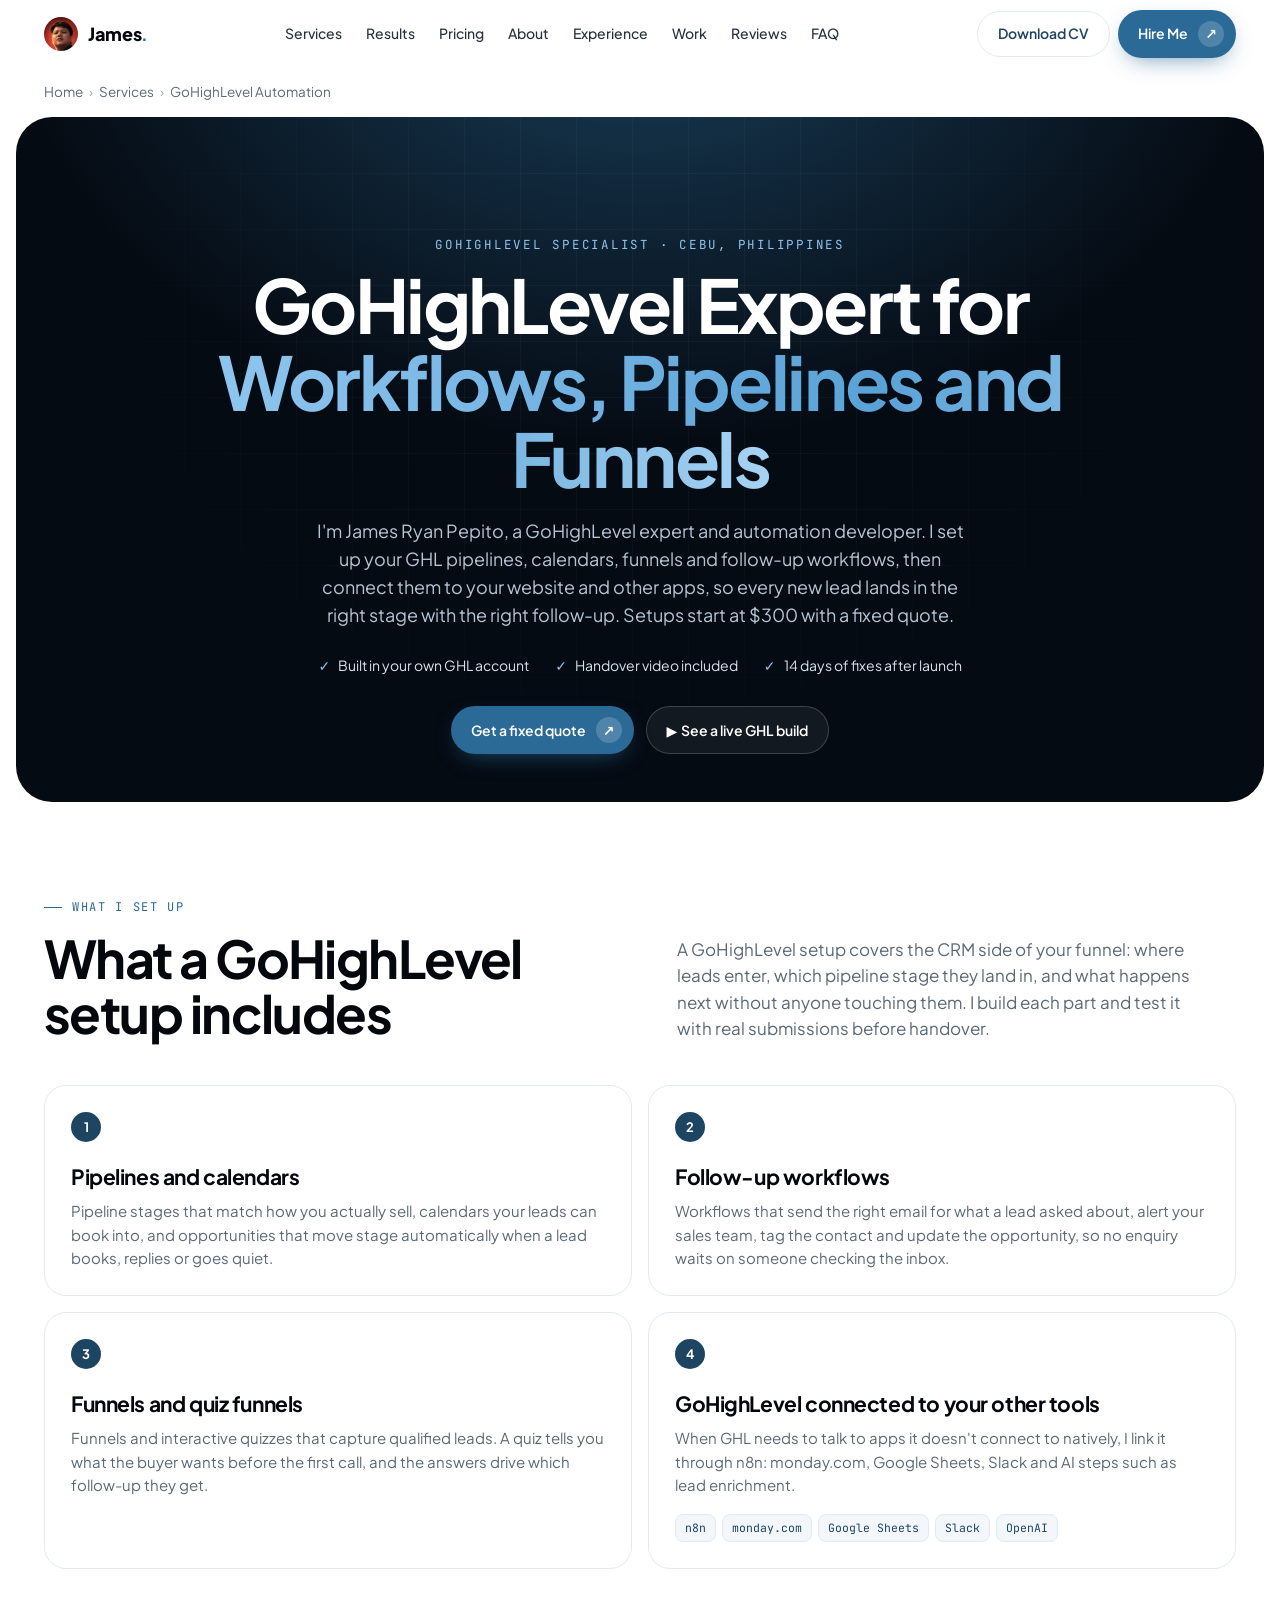
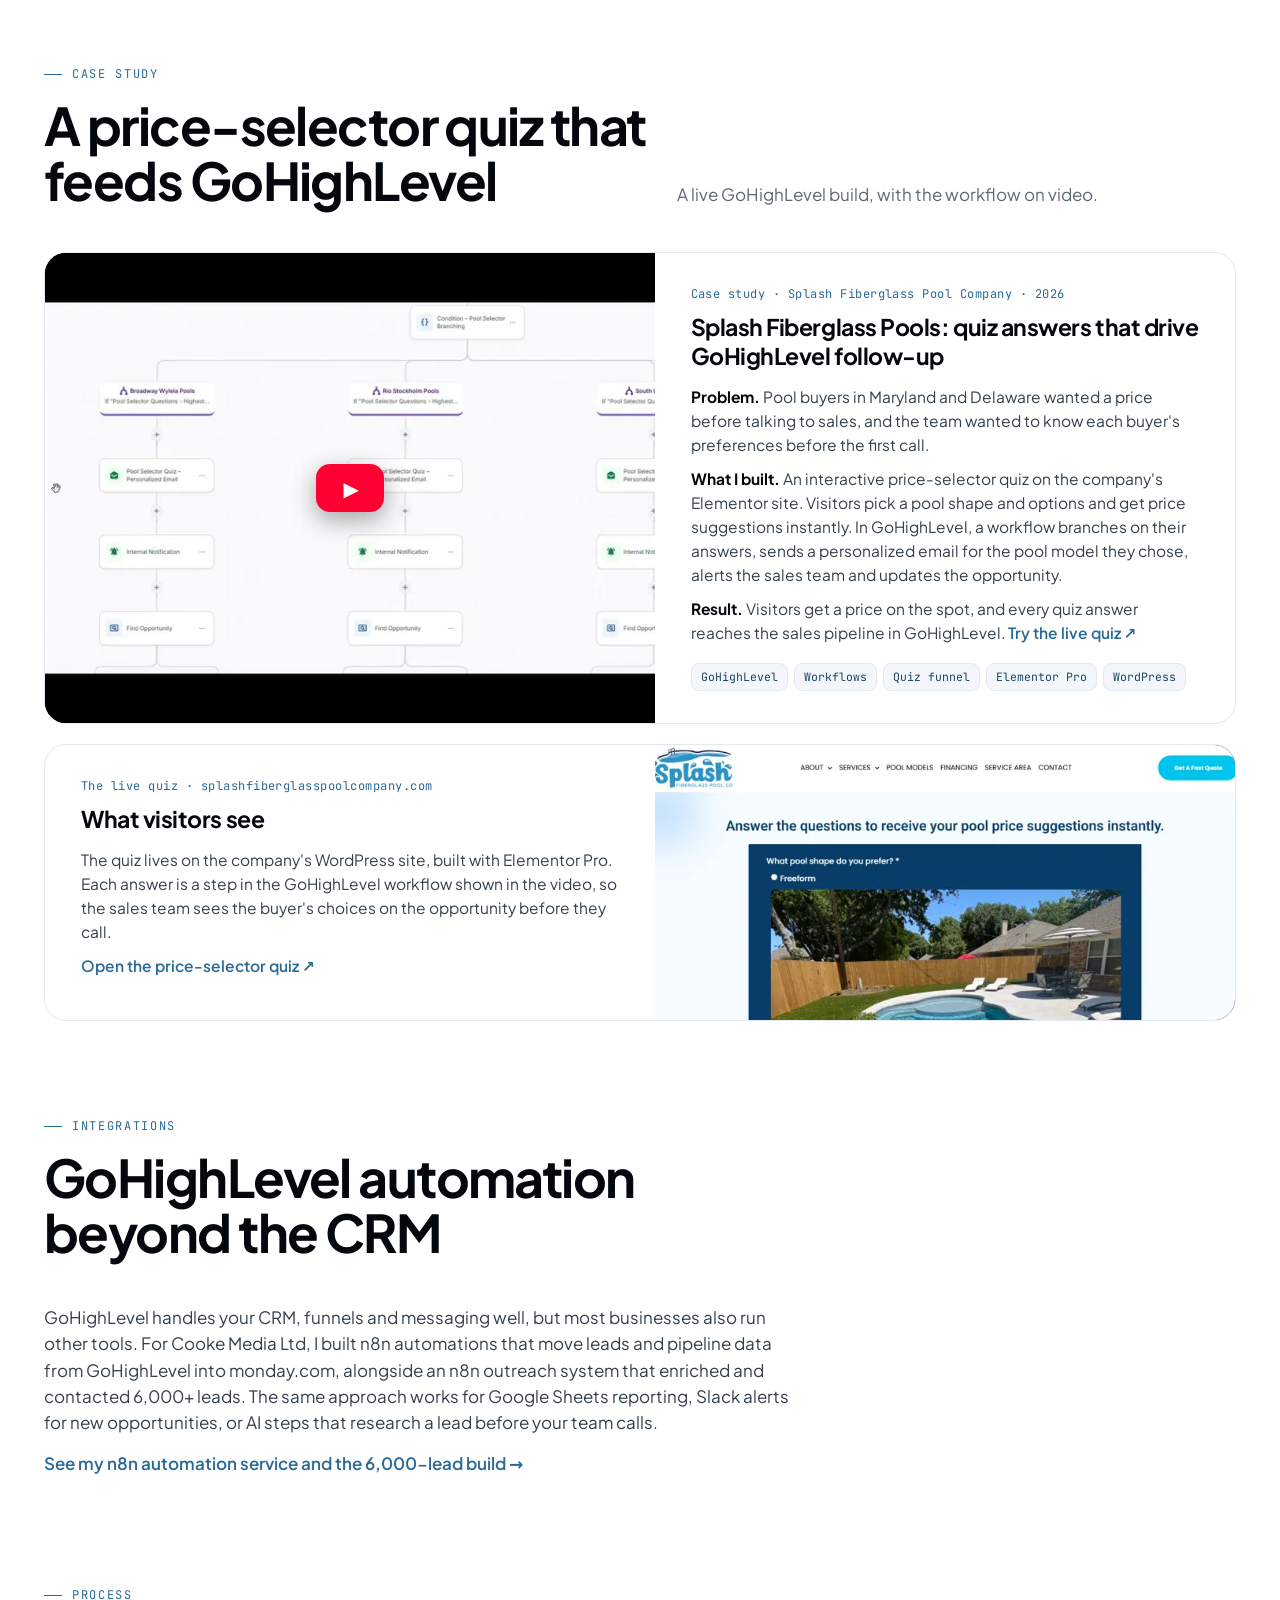
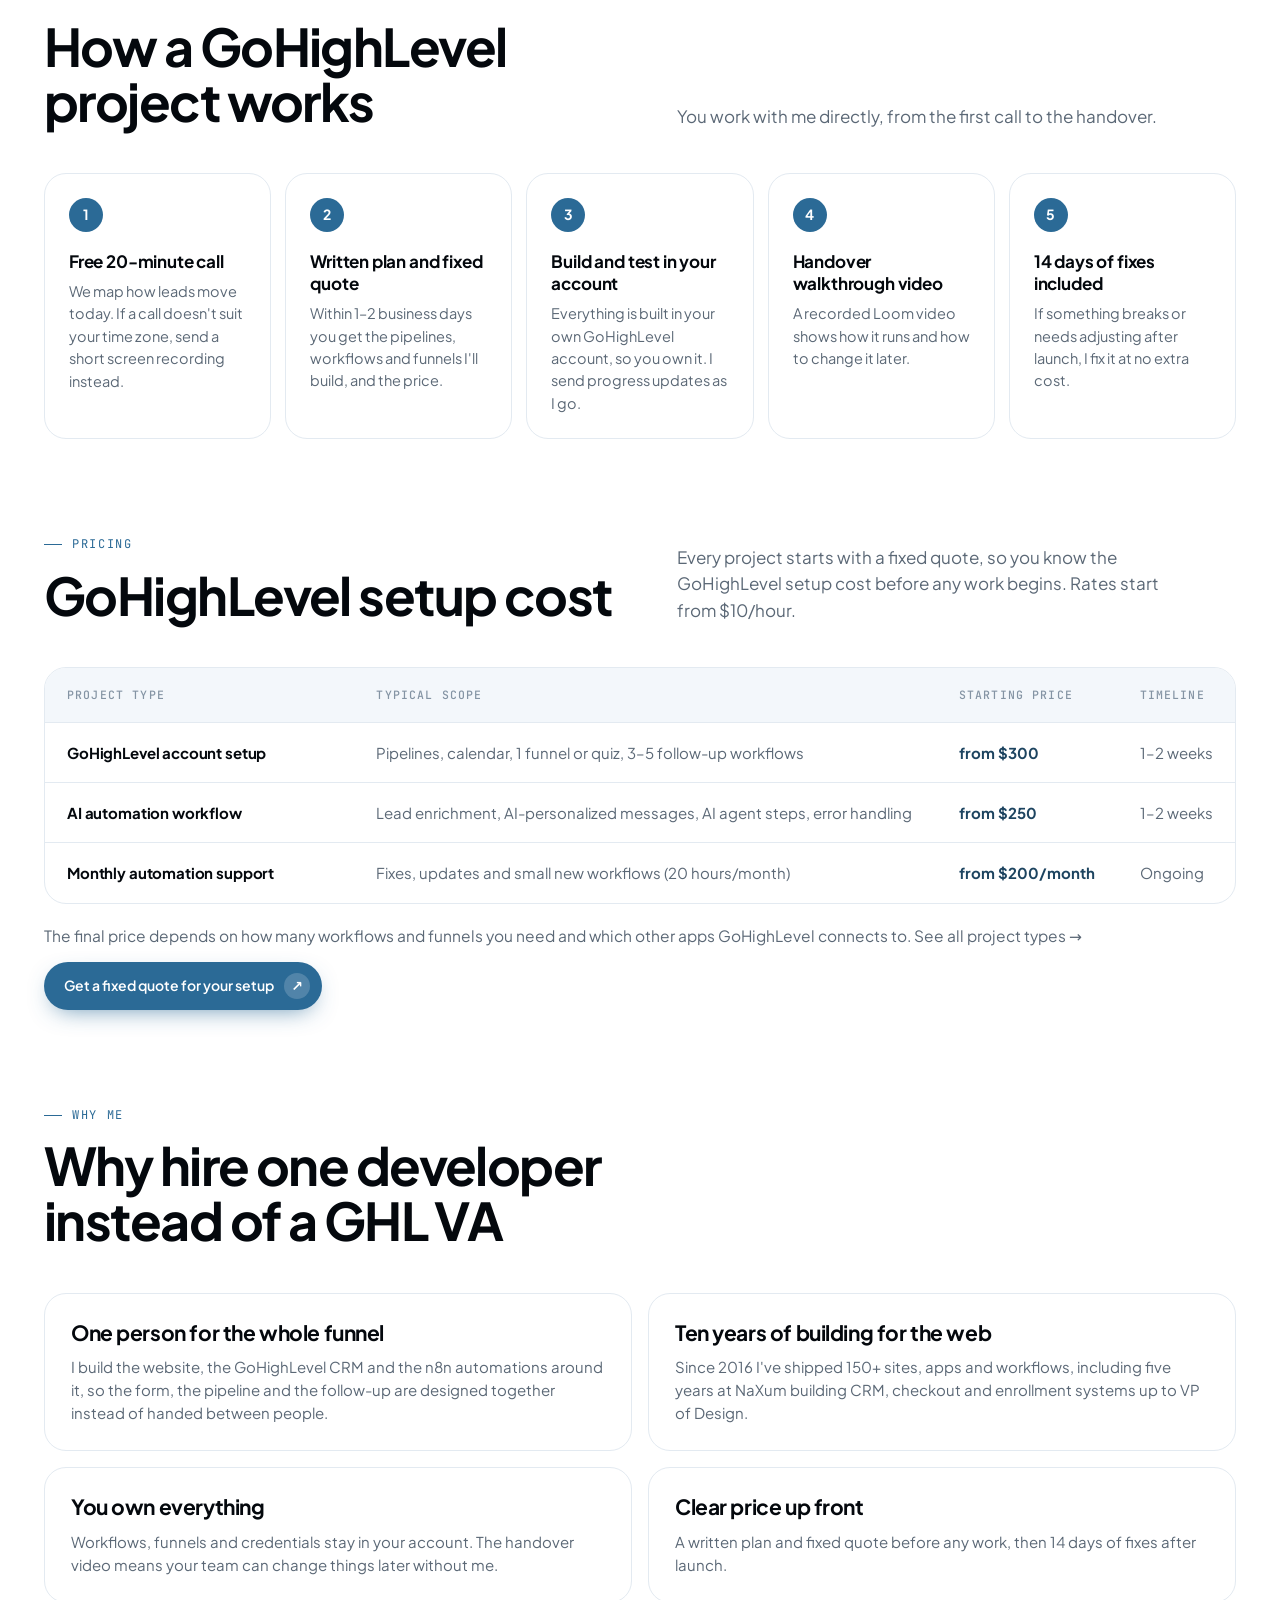
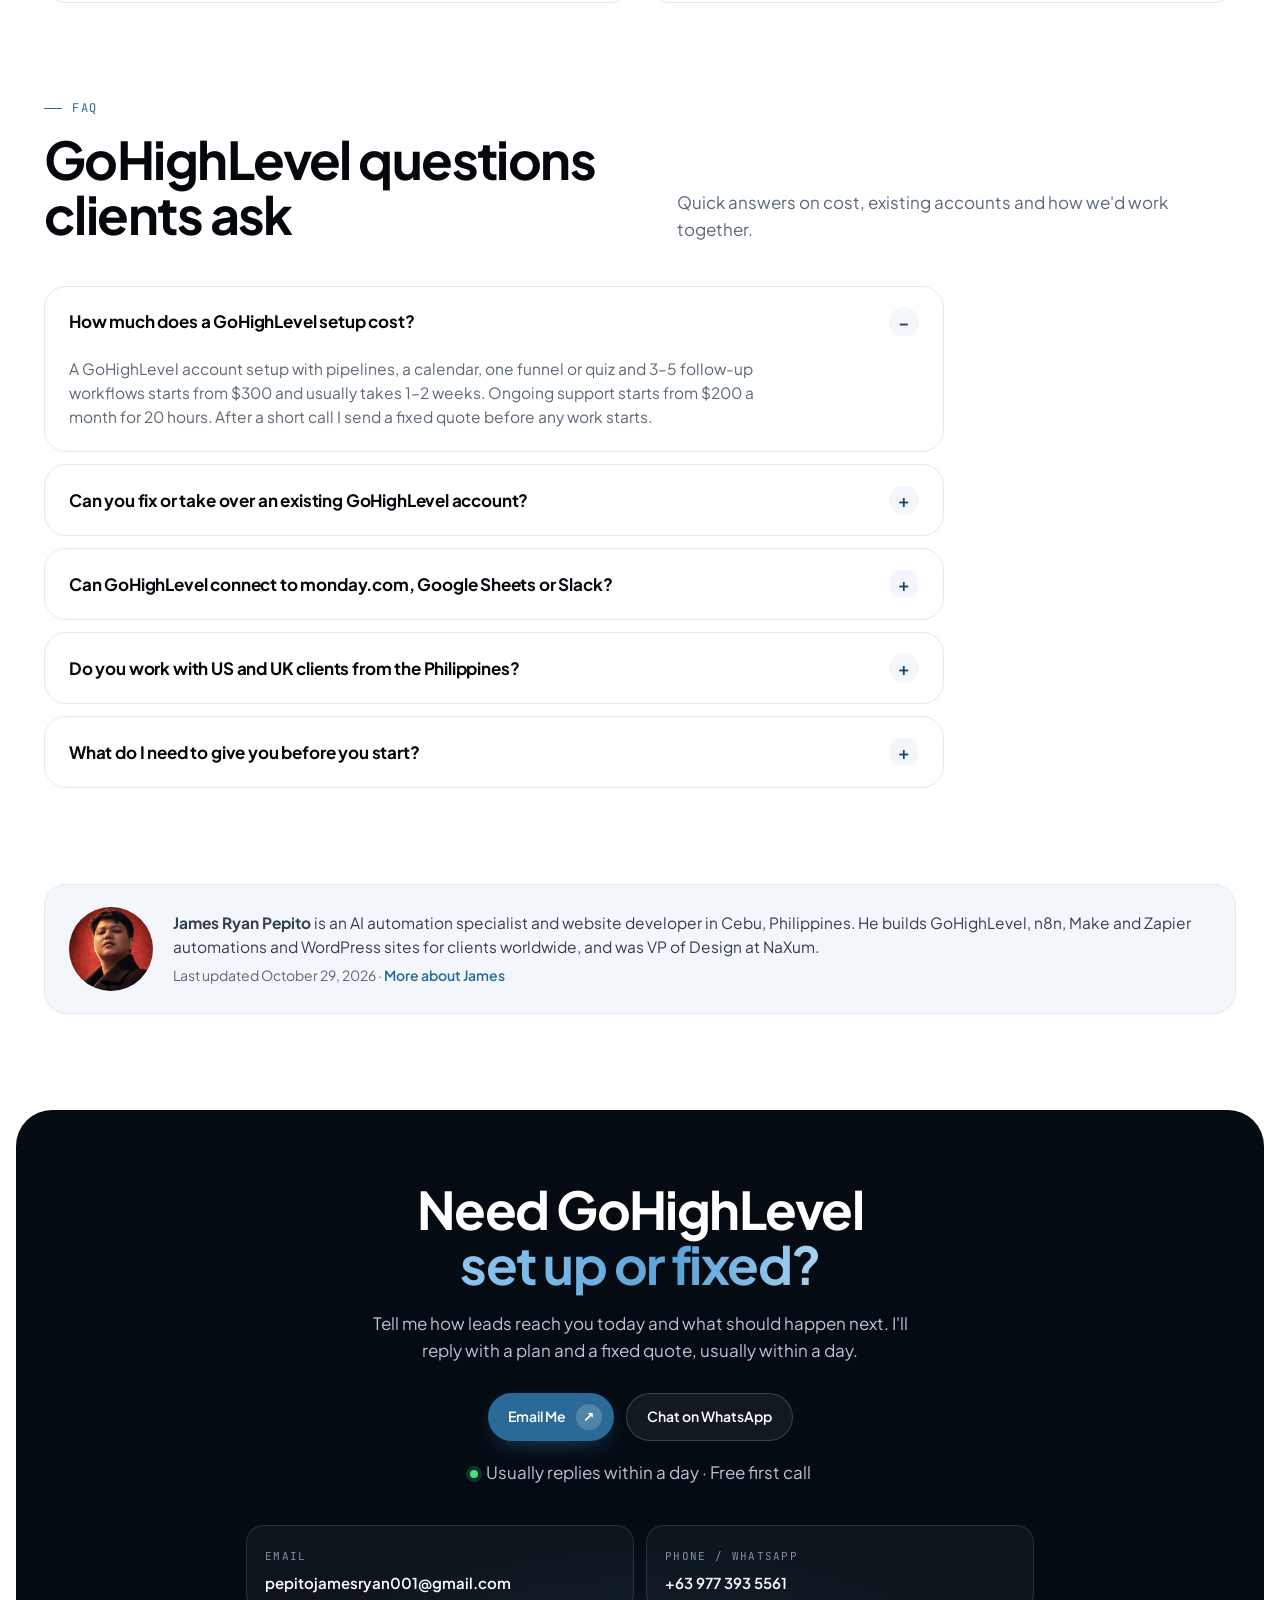
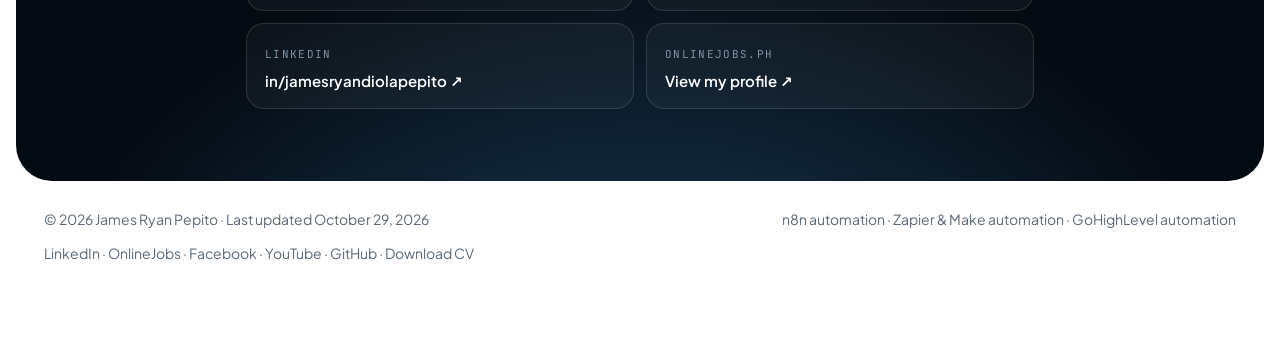
<file: services/gohighlevel-automation/index.html>
<!doctype html>
<html lang="en">
<head>
<meta charset="utf-8">
<meta name="viewport" content="width=device-width, initial-scale=1">
<title>GoHighLevel Expert for Workflows & Funnels — James Pepito</title>
<meta name="description" content="GoHighLevel setup by a Cebu developer: pipelines, calendars, quiz funnels and follow-up workflows tied to n8n and your site. Fixed quote from $300.">
<link rel="canonical" href="https://jamesryanpepito-portfolio.netlify.app/services/gohighlevel-automation/">
<meta property="og:title" content="GoHighLevel Expert for Workflows & Funnels — James Pepito">
<meta property="og:description" content="GoHighLevel setup by a Cebu developer: pipelines, calendars, quiz funnels and follow-up workflows tied to n8n and your site. Fixed quote from $300.">
<meta property="og:image" content="https://jamesryanpepito-portfolio.netlify.app/img/splashpool.webp">
<meta property="og:url" content="https://jamesryanpepito-portfolio.netlify.app/services/gohighlevel-automation/">
<meta property="og:type" content="website">
<meta name="twitter:card" content="summary_large_image">
<link rel="icon" href="/img/james-avatar.webp">
<script type="speculationrules">{"prerender":[{"where":{"href_matches":"/services/*"},"eagerness":"moderate"}]}</script>
<link rel="preload" href="/fonts/plus-jakarta-sans-latin.woff2" as="font" type="font/woff2" crossorigin>
<script type="application/ld+json">
{
  "@context": "https://schema.org",
  "@graph": [
    {
      "@type": "WebPage",
      "@id": "https://jamesryanpepito-portfolio.netlify.app/services/gohighlevel-automation/#webpage",
      "url": "https://jamesryanpepito-portfolio.netlify.app/services/gohighlevel-automation/",
      "name": "GoHighLevel Expert for Workflows & Funnels — James Pepito",
      "inLanguage": "en",
      "isPartOf": { "@id": "https://jamesryanpepito-portfolio.netlify.app/#website" },
      "about": { "@id": "https://jamesryanpepito-portfolio.netlify.app/services/gohighlevel-automation/#service" },
      "breadcrumb": { "@id": "https://jamesryanpepito-portfolio.netlify.app/services/gohighlevel-automation/#breadcrumb" },
      "primaryImageOfPage": "https://jamesryanpepito-portfolio.netlify.app/img/splashpool.webp",
      "datePublished": "2026-10-29",
      "dateModified": "2026-10-29",
      "video": { "@id": "https://jamesryanpepito-portfolio.netlify.app/#video-pool-selector" }
    },
    {
      "@type": "Service",
      "@id": "https://jamesryanpepito-portfolio.netlify.app/services/gohighlevel-automation/#service",
      "name": "GoHighLevel setup and automation",
      "serviceType": "GoHighLevel CRM setup, workflows, pipelines and funnels",
      "description": "GoHighLevel pipelines, calendars, funnels, quiz funnels and follow-up workflows, connected to your website and other apps through n8n.",
      "url": "https://jamesryanpepito-portfolio.netlify.app/services/gohighlevel-automation/",
      "provider": { "@id": "https://jamesryanpepito-portfolio.netlify.app/#person" },
      "areaServed": "Worldwide",
      "offers": [
        {
          "@type": "Offer",
          "name": "GoHighLevel account setup",
          "description": "Pipelines, calendar, 1 funnel or quiz, 3-5 follow-up workflows. Typical timeline 1-2 weeks.",
          "priceSpecification": { "@type": "PriceSpecification", "minPrice": 300, "priceCurrency": "USD" }
        },
        {
          "@type": "Offer",
          "name": "Monthly automation support",
          "description": "Fixes, updates and small new workflows, 20 hours per month.",
          "priceSpecification": { "@type": "UnitPriceSpecification", "minPrice": 200, "priceCurrency": "USD", "unitText": "month" }
        }
      ]
    },
    {
      "@type": "BreadcrumbList",
      "@id": "https://jamesryanpepito-portfolio.netlify.app/services/gohighlevel-automation/#breadcrumb",
      "itemListElement": [
        { "@type": "ListItem", "position": 1, "name": "Home", "item": "https://jamesryanpepito-portfolio.netlify.app/" },
        { "@type": "ListItem", "position": 2, "name": "Services", "item": "https://jamesryanpepito-portfolio.netlify.app/#services" },
        { "@type": "ListItem", "position": 3, "name": "GoHighLevel Automation" }
      ]
    },
    {
      "@type": "VideoObject",
      "@id": "https://jamesryanpepito-portfolio.netlify.app/#video-pool-selector",
      "name": "Pool Selector Lead Automation in GoHighLevel",
      "description": "GoHighLevel workflow for a pool company that automates lead qualification and follow-up after a customer submits the Pool Selector quiz.",
      "thumbnailUrl": "https://i.ytimg.com/vi/I_JfPb6Qupc/maxresdefault.jpg",
      "uploadDate": "2026-10-13T09:37:41-07:00",
      "duration": "PT2M12S",
      "embedUrl": "https://www.youtube.com/embed/I_JfPb6Qupc",
      "creator": { "@id": "https://jamesryanpepito-portfolio.netlify.app/#person" }
    }
  ]
}
</script>
<style>
@font-face{font-family:"Plus Jakarta Sans";font-style:normal;font-weight:400 800;font-display:swap;src:url(/fonts/plus-jakarta-sans-latin.woff2) format("woff2");unicode-range:U+0000-00FF,U+0131,U+0152-0153,U+02BB-02BC,U+02C6,U+02DA,U+02DC,U+0304,U+0308,U+0329,U+2000-206F,U+20AC,U+2122,U+2191,U+2193,U+2212,U+2215,U+FEFF,U+FFFD}
@font-face{font-family:"JetBrains Mono";font-style:normal;font-weight:400 500;font-display:swap;src:url(/fonts/jetbrains-mono-latin.woff2) format("woff2");unicode-range:U+0000-00FF,U+0131,U+0152-0153,U+02BB-02BC,U+02C6,U+02DA,U+02DC,U+0304,U+0308,U+0329,U+2000-206F,U+20AC,U+2122,U+2191,U+2193,U+2212,U+2215,U+FEFF,U+FFFD}
:root{
  --bg:#ffffff;
  --surface:#f3f7fb;
  --card:#ffffff;
  --ink:#04080d;
  --muted:#5b6876;
  --line:#e3eaf1;
  --navy:#050b13;
  --navy-2:#0b1828;
  --blue:#2b6a96;
  --blue-deep:#1d4460;
  --sky:#8ec5ee;
  --radius-xl:36px;
  --radius:22px;
  --mono:"JetBrains Mono",ui-monospace,monospace;
  --sans:"Plus Jakarta Sans",ui-sans-serif,system-ui,sans-serif;
}
*{box-sizing:border-box;margin:0;padding:0}
html{scroll-behavior:smooth;scroll-padding-top:84px}
body{background:var(--bg);color:var(--ink);font-family:var(--sans);line-height:1.55;-webkit-font-smoothing:antialiased;overflow-x:hidden}
img{max-width:100%;height:auto;display:block}
a{color:inherit;text-decoration:none}
.wrap{max-width:1240px;margin:0 auto;padding:0 16px}
@media(min-width:768px){.wrap{padding:0 24px}}

/* ---------- nav ---------- */
.nav{position:sticky;top:0;z-index:50;background:rgba(255,255,255,.82);backdrop-filter:blur(14px);-webkit-backdrop-filter:blur(14px)}
.nav .wrap{display:flex;align-items:center;justify-content:space-between;height:68px;gap:16px}
.brand{display:flex;align-items:center;gap:10px;font-weight:800;letter-spacing:-.02em;font-size:18px}
.brand img{width:34px;height:34px;border-radius:50%;object-fit:cover;background:var(--surface)}
.brand span b{color:var(--blue)}
.links{display:none;gap:24px;font-size:14px;font-weight:500;color:#26323e}
.links a:hover{color:var(--blue)}
.nav-cta{display:flex;gap:8px;align-items:center}
@media(min-width:1180px){.links{display:flex}}
.menu-btn{display:inline-flex;width:40px;height:40px;border-radius:50%;border:1px solid var(--line);background:#fff;align-items:center;justify-content:center;cursor:pointer}
@media(min-width:1180px){.menu-btn{display:none}}
.mobile-menu{display:none;border-top:1px solid var(--line);background:#fff}
.mobile-menu.open{display:block}
.mobile-menu a{display:block;padding:14px 16px;border-bottom:1px solid var(--line);font-weight:500}

/* ---------- buttons ---------- */
.btn{display:inline-flex;align-items:center;gap:10px;border-radius:9999px;font-weight:600;font-size:14px;padding:11px 12px 11px 20px;transition:transform .15s,background .15s,box-shadow .15s;white-space:nowrap}
.btn:hover{transform:translateY(-1px)}
.btn .ic{width:26px;height:26px;border-radius:50%;display:inline-flex;align-items:center;justify-content:center;background:rgba(255,255,255,.18)}
.btn-primary{background:var(--blue);color:#fff;box-shadow:0 8px 24px -10px rgba(43,106,150,.8)}
.btn-primary:hover{background:#245b81}
.btn-ghost{background:#fff;color:var(--blue-deep);border:1px solid var(--line);padding:11px 20px}
.btn-dark{background:rgba(255,255,255,.06);color:#fff;border:1px solid rgba(255,255,255,.18);padding:11px 20px}
.btn-dark:hover{background:rgba(255,255,255,.12)}
.hide-sm{display:none}
@media(max-width:479px){.hide-xs{display:none}}
@media(min-width:640px){.hide-sm{display:inline-flex}}

/* ---------- hero ---------- */
.hero{margin:4px 8px 0;border-radius:var(--radius-xl);background:var(--navy);color:#fff;position:relative;overflow:hidden;isolation:isolate}
@media(min-width:768px){.hero{margin:4px 16px 0}}
.hero::before{content:"";position:absolute;inset:-20% -10% auto;height:80%;background:radial-gradient(ellipse at 50% 0%,rgba(43,106,150,.55),rgba(43,106,150,0) 60%);z-index:-1}
.hero::after{content:"";position:absolute;inset:0;background-image:linear-gradient(rgba(255,255,255,.035) 1px,transparent 1px),linear-gradient(90deg,rgba(255,255,255,.035) 1px,transparent 1px);background-size:56px 56px;mask-image:radial-gradient(ellipse at 50% 30%,#000 20%,transparent 70%);z-index:-1}
.hero-inner{text-align:center;padding:64px 16px 40px;max-width:940px;margin:0 auto}
@media(min-width:768px){.hero-inner{padding:92px 24px 48px}}
.chip{display:inline-flex;align-items:center;gap:10px;font-size:13px;padding:6px 14px 6px 6px;border-radius:9999px;background:rgba(255,255,255,.06);border:1px solid rgba(255,255,255,.14);color:#d7e4ef}
.chip img{width:26px;height:26px;border-radius:50%;object-fit:cover;background:#1b2a3a}
.dot{width:8px;height:8px;border-radius:50%;background:#4ade80;box-shadow:0 0 0 4px rgba(74,222,128,.18)}
.hero h1{font-size:clamp(36px,6.4vw,74px);line-height:1.04;letter-spacing:-.035em;font-weight:700;margin:26px 0 20px}
.grad{background:linear-gradient(90deg,#8ec5ee,#5aa2d6 60%,#a7d3f3);-webkit-background-clip:text;background-clip:text;color:transparent}
.hero p.lead{font-size:clamp(16px,1.6vw,18px);color:#b7c5d3;max-width:660px;margin:0 auto}
.checks{display:flex;flex-wrap:wrap;justify-content:center;gap:10px 26px;margin:26px 0 30px;font-size:14px;color:#d7e4ef}
.checks span::before{content:"✓";color:var(--sky);margin-right:8px}
.hero-ctas{display:flex;gap:12px;justify-content:center;flex-wrap:wrap}
.hero-stats{display:flex;flex-wrap:wrap;justify-content:center;gap:8px 28px;margin-top:38px;font-family:var(--mono);font-size:12px;letter-spacing:.12em;color:#7f93a7;text-transform:uppercase}
.hero-stats span::before{content:"•";margin-right:10px;color:#3c5a75}

/* automation feed (marquee) */
.feed{position:relative;margin-top:8px;padding:18px 0 34px;mask-image:linear-gradient(90deg,transparent,#000 12%,#000 88%,transparent)}
.feed-row{display:flex;gap:12px;width:max-content;animation:slide 48s linear infinite}
.feed-row.rev{animation-direction:reverse;margin-top:12px;animation-duration:56s}
@keyframes slide{to{transform:translateX(-50%)}}
@media(prefers-reduced-motion:reduce){.feed-row{animation:none}}
.ev{font-family:var(--mono);font-size:12.5px;padding:9px 14px;border-radius:12px;background:rgba(255,255,255,.04);border:1px solid rgba(255,255,255,.09);color:#cfe0ee;white-space:nowrap}
.ev b{color:var(--sky);font-weight:500;margin-right:6px}
.tools{border-top:1px solid rgba(255,255,255,.08);padding:22px 16px 28px;display:flex;flex-wrap:wrap;justify-content:center;gap:10px 34px;font-weight:700;font-size:17px;color:#6f8396;letter-spacing:-.01em}
.tools span{opacity:.9}

/* ---------- sections ---------- */
section{padding:96px 0 0}
.eyebrow{font-family:var(--mono);font-size:12px;letter-spacing:.14em;text-transform:uppercase;color:var(--blue);margin-bottom:14px;display:flex;align-items:center;gap:10px}
.eyebrow::before{content:"";width:18px;height:1px;background:var(--blue)}
h2{font-size:clamp(32px,4.4vw,52px);line-height:1.06;letter-spacing:-.03em;font-weight:700}
h2 .soft{color:#9aa8b6}
.sec-head{display:grid;gap:18px;margin-bottom:44px}
@media(min-width:900px){.sec-head{grid-template-columns:1.1fr 1fr;align-items:end}}
.sec-head p{color:var(--muted);font-size:17px;max-width:520px}

/* panel = big rounded tinted block like naxum */
.panel{background:linear-gradient(180deg,#eef4fa,#f7fafd 40%,#fff);border-radius:var(--radius-xl);padding:56px 16px}
@media(min-width:768px){.panel{padding:72px 48px}}

/* services */
.svc{display:grid;gap:16px}
@media(min-width:720px){.svc{grid-template-columns:repeat(2,1fr)}}
.card{background:var(--card);border:1px solid var(--line);border-radius:var(--radius);padding:26px;transition:box-shadow .2s,transform .2s}
.card:hover{box-shadow:0 18px 40px -24px rgba(16,40,64,.35);transform:translateY(-2px)}
.num{width:30px;height:30px;border-radius:50%;background:var(--blue-deep);color:#fff;font-size:13px;font-weight:700;display:flex;align-items:center;justify-content:center;margin-bottom:22px}
.card h3{font-size:21px;letter-spacing:-.02em;line-height:1.2;margin-bottom:10px}
.card p{color:var(--muted);font-size:15px}
.tags{display:flex;flex-wrap:wrap;gap:6px;margin-top:18px}
.tag{font-family:var(--mono);font-size:11.5px;padding:4px 9px;border-radius:8px;background:var(--surface);color:var(--blue-deep);border:1px solid #e1e9f1}

/* stats */
.stats{display:grid;grid-template-columns:repeat(2,1fr);gap:16px;margin-top:16px}
@media(min-width:900px){.stats{grid-template-columns:repeat(4,1fr)}}
.stat{background:#fff;border:1px solid var(--line);border-radius:var(--radius);padding:24px}
.stat strong{display:block;font-size:clamp(30px,3.4vw,40px);letter-spacing:-.03em;line-height:1}
.stat strong em{font-style:normal;color:var(--blue);font-size:.6em;font-weight:600;margin-left:4px}
.stat > span{color:var(--muted);font-size:14px;margin-top:8px;display:block}

/* about */
.about{display:grid;gap:40px;align-items:center}
@media(min-width:900px){.about{grid-template-columns:.85fr 1.15fr;gap:64px}}
.portrait{position:relative;border-radius:var(--radius-xl);background:radial-gradient(circle at 50% 30%,#2b6a96,#0b1828 72%);aspect-ratio:4/5;overflow:hidden;max-width:420px;width:100%;margin:0 auto}
.portrait img{width:100%;height:100%;object-fit:cover;object-position:center 20%}
.badge{position:absolute;left:16px;bottom:16px;right:16px;background:rgba(255,255,255,.92);backdrop-filter:blur(8px);border-radius:16px;padding:12px 16px;display:flex;justify-content:space-between;align-items:center;font-size:13px;gap:10px}
.badge b{display:block;font-size:15px}
.about p{color:var(--muted);font-size:17px;margin-bottom:16px}
.facts{display:grid;grid-template-columns:1fr;gap:12px;margin:26px 0}
@media(min-width:560px){.facts{grid-template-columns:repeat(2,1fr)}}
.fact{border:1px solid var(--line);border-radius:16px;padding:14px 16px}
.fact small{font-family:var(--mono);font-size:11px;letter-spacing:.1em;text-transform:uppercase;color:#8494a4}
.fact div{font-weight:600;font-size:15px;word-break:break-word}

/* experience */
.timeline{display:grid;gap:14px}
.job{display:grid;gap:10px;background:#fff;border:1px solid var(--line);border-radius:var(--radius);padding:24px}
@media(min-width:820px){.job{grid-template-columns:180px 1fr auto;gap:28px;align-items:start;padding:28px 32px}}
.when{font-family:var(--mono);font-size:13px;color:var(--blue)}
.job h3{font-size:20px;letter-spacing:-.02em}
.job .role{color:var(--muted);font-size:14.5px;margin:2px 0 10px}
.job ul{list-style:none;display:grid;gap:6px;color:#33404c;font-size:15px}
.job li{padding-left:18px;position:relative}
.job li::before{content:"";position:absolute;left:0;top:10px;width:6px;height:6px;border-radius:50%;background:var(--sky)}
.pill{font-family:var(--mono);font-size:11px;padding:5px 10px;border-radius:9999px;background:var(--surface);color:var(--blue-deep);white-space:nowrap;justify-self:start}
.demo{display:inline-flex;align-items:center;margin-top:16px;font-size:14px;font-weight:600;color:var(--blue);padding:8px 14px;border-radius:9999px;background:var(--surface);border:1px solid #e1e9f1}
.demo:hover{background:#e6eef6}
.proj .play{position:absolute;inset:0;display:flex;align-items:center;justify-content:center}
.proj .play span{width:58px;height:58px;border-radius:50%;background:rgba(5,11,19,.78);color:#fff;font-size:20px;display:flex;align-items:center;justify-content:center;padding-left:4px;box-shadow:0 8px 24px rgba(0,0,0,.35)}
.pill.now{background:#e7f8ee;color:#16794a}

/* work */
.filters{display:flex;gap:8px;flex-wrap:wrap;margin-bottom:24px}
.filters button{font:inherit;font-size:14px;font-weight:600;padding:9px 16px;border-radius:9999px;border:1px solid var(--line);background:#fff;color:#33404c;cursor:pointer}
.filters button.on{background:var(--navy);color:#fff;border-color:var(--navy)}
.grid{display:grid;gap:16px}
@media(min-width:640px){.grid{grid-template-columns:repeat(2,1fr)}}
@media(min-width:1020px){.grid{grid-template-columns:repeat(3,1fr)}}
.proj{background:#fff;border:1px solid var(--line);border-radius:var(--radius);overflow:hidden;display:flex;flex-direction:column;transition:box-shadow .2s,transform .2s}
.proj:hover{box-shadow:0 22px 44px -26px rgba(16,40,64,.45);transform:translateY(-3px)}
.proj .shot{aspect-ratio:16/10;background:var(--surface);overflow:hidden;border-bottom:1px solid var(--line)}
.proj .shot img{width:100%;height:100%;object-fit:cover;object-position:top;transition:transform .5s}
.proj:hover .shot img{transform:scale(1.04)}
.proj .body{padding:18px 20px 20px;display:flex;flex-direction:column;gap:6px;flex:1}
.proj h3{font-size:17px;letter-spacing:-.01em;display:flex;justify-content:space-between;gap:10px}
.proj h3 .arrow{color:var(--blue);flex:none}
.proj p{color:var(--muted);font-size:14px}
.proj .tags{margin-top:auto;padding-top:10px}
.proj[hidden]{display:none}
.proj h3 a{display:flex;justify-content:space-between;gap:10px;width:100%}
.proj .proj-links{font-size:14px;font-weight:600}
.proj .proj-links a{color:var(--blue)}
.proj .proj-links a:hover{text-decoration:underline}
a.shot{display:block}
.yt{margin-top:20px;display:flex;flex-wrap:wrap;align-items:center;gap:16px 20px;padding:20px 22px;border-radius:var(--radius);background:var(--navy);color:#fff;transition:transform .2s}
.yt:hover{transform:translateY(-2px)}
.yt-ic{width:48px;height:48px;border-radius:14px;background:#ff0033;display:flex;align-items:center;justify-content:center;font-size:18px;padding-left:3px;flex:none}
.yt-txt{flex:1;min-width:200px}
.yt-txt b{display:block;font-size:17px;letter-spacing:-.01em}
.yt-txt span{color:#b7c5d3;font-size:14px}

/* skills */
.skills{display:grid;gap:16px}
@media(min-width:820px){.skills{grid-template-columns:repeat(3,1fr)}}
.skills .card h3{font-size:17px;margin-bottom:14px}
.bar{margin-top:14px}
.bar div{display:flex;justify-content:space-between;font-size:14px;font-weight:600;margin-bottom:6px}
.bar i{display:block;height:6px;border-radius:9999px;background:var(--surface);overflow:hidden}
.bar i::after{content:"";display:block;height:100%;width:var(--w);background:linear-gradient(90deg,var(--blue-deep),var(--blue))}

/* education */
.edu{display:grid;gap:16px;margin-top:16px}
@media(min-width:820px){.edu{grid-template-columns:repeat(3,1fr)}}

/* testimonials */
.quotes{display:grid;gap:16px}
@media(min-width:820px){.quotes{grid-template-columns:repeat(2,1fr)}}
.quote{background:#fff;border:1px solid var(--line);border-radius:var(--radius);padding:28px;display:flex;flex-direction:column;gap:20px}
.quote blockquote{font-size:16.5px;line-height:1.6;color:#1f2a35}
.quote blockquote::before{content:"“";display:block;font-size:48px;line-height:.6;color:var(--sky);margin-bottom:10px;font-weight:700}
.who{display:flex;align-items:center;gap:12px;margin-top:auto}
.who img{width:44px;height:44px;border-radius:50%;object-fit:cover;background:var(--surface)}
.who b{display:block;font-size:15px}
.who span{font-size:13px;color:var(--muted)}
.mini{display:grid;gap:12px;margin-top:16px}
@media(min-width:820px){.mini{grid-template-columns:repeat(4,1fr)}}
.mini .card{padding:20px}
.mini .card p{color:#33404c;font-size:14px}
.mini .card small{display:block;margin-top:12px;font-family:var(--mono);font-size:11.5px;color:#8494a4}

/* hero extras */
.kw{font-family:var(--mono);font-size:12.5px;letter-spacing:.14em;text-transform:uppercase;color:var(--sky);margin-top:26px}
.kw + h1{margin-top:12px}
.proof{margin:16px auto 0;max-width:640px;font-size:14.5px;color:#d7e4ef;background:rgba(255,255,255,.05);border:1px solid rgba(255,255,255,.12);border-radius:14px;padding:10px 16px}
.proof b{color:var(--sky);font-weight:600}
.proof a{color:var(--sky);white-space:nowrap;display:inline-block;padding:12px 4px;margin:-12px 0}
.sec-head .sub{font-size:clamp(20px,2.2vw,26px);font-weight:600;letter-spacing:-.02em;color:#9aa8b6;margin-top:10px;max-width:none}

/* service card extras */
.dl{list-style:none;display:grid;gap:7px;margin-top:16px;font-size:14.5px;color:#33404c}
.dl li{padding-left:18px;position:relative}
.dl li::before{content:"";position:absolute;left:0;top:9px;width:6px;height:6px;border-radius:50%;background:var(--sky)}
.more{display:inline-block;margin-top:8px;padding:12px 0;font-size:14px;font-weight:600;color:var(--blue)}
.more:hover{text-decoration:underline}
.h3link{color:inherit}
.h3link:hover{color:var(--blue)}

/* case studies */
.cases{display:grid;gap:20px}
.case{display:grid;gap:0;background:#fff;border:1px solid var(--line);border-radius:var(--radius);overflow:hidden}
@media(min-width:960px){.case{grid-template-columns:1.05fr 1fr}.case:nth-child(even) .media{order:2}}
.case .media{position:relative;aspect-ratio:16/9;background:var(--navy);display:block}
@media(min-width:960px){.case .media{aspect-ratio:auto;min-height:100%}}
.case iframe,.case .media img{position:absolute;inset:0;width:100%;height:100%;border:0;object-fit:cover;object-position:top}
.case-body{padding:26px}
@media(min-width:768px){.case-body{padding:32px 36px}}
.case-meta{font-family:var(--mono);font-size:12px;color:var(--blue);letter-spacing:.04em;margin-bottom:10px}
.case h3{font-size:clamp(19px,2vw,23px);letter-spacing:-.02em;line-height:1.25;margin-bottom:14px}
.case p{color:#33404c;font-size:15.5px;margin-bottom:10px}
.case p b{color:var(--ink)}
.case p a{color:var(--blue);font-weight:600}
.yt-lite{position:absolute;inset:0;display:block;cursor:pointer;background:var(--navy)}
.yt-lite img{width:100%;height:100%;object-fit:cover}
.yt-play{position:absolute;left:50%;top:50%;transform:translate(-50%,-50%);width:68px;height:48px;border-radius:14px;background:#ff0033;color:#fff;display:flex;align-items:center;justify-content:center;font-size:20px;padding-left:3px;box-shadow:0 8px 24px rgba(0,0,0,.35);transition:transform .15s}
.yt-lite:hover .yt-play{transform:translate(-50%,-50%) scale(1.08)}
.sr{position:absolute;width:1px;height:1px;overflow:hidden;clip:rect(0 0 0 0);white-space:nowrap}
.resp{margin-top:16px;font-size:14px;color:#9fb2c4}
.resp .dot{display:inline-block;margin-right:8px;vertical-align:middle}

/* process */
.steps{list-style:none;display:grid;gap:14px}
@media(min-width:720px){.steps{grid-template-columns:repeat(2,1fr)}}
@media(min-width:1100px){.steps{grid-template-columns:repeat(5,1fr)}}
.steps li{background:#fff;border:1px solid var(--line);border-radius:var(--radius);padding:24px;position:relative}
.step-n{width:34px;height:34px;border-radius:50%;background:var(--blue);color:#fff;font-weight:700;font-size:14px;display:flex;align-items:center;justify-content:center;margin-bottom:18px}
.steps h3{font-size:17px;letter-spacing:-.01em;line-height:1.3;margin-bottom:8px}
.steps p{color:var(--muted);font-size:14.5px}

/* pricing */
.price-wrap{background:#fff;border:1px solid var(--line);border-radius:var(--radius);overflow:hidden}
.prices{width:100%;border-collapse:collapse;font-size:15px}
.prices th,.prices td{text-align:left;padding:18px 22px;border-bottom:1px solid var(--line);vertical-align:top}
.prices thead th{font-family:var(--mono);font-size:11.5px;letter-spacing:.1em;text-transform:uppercase;color:#8494a4;font-weight:500;background:var(--surface)}
.prices tbody tr:last-child th,.prices tbody tr:last-child td{border-bottom:0}
.prices tbody th{font-weight:700;letter-spacing:-.01em;width:26%}
.prices td{color:var(--muted)}
.prices .amt{color:var(--blue-deep);font-weight:700;white-space:nowrap}
.prices td:last-child{white-space:nowrap}
@media(max-width:759px){
  .prices thead{display:none}
  .prices tr{display:grid;grid-template-columns:1fr auto;gap:4px 12px;padding:18px 20px;border-bottom:1px solid var(--line)}
  .prices tbody tr:last-child{border-bottom:0}
  .prices th,.prices td{padding:0;border:0}
  .prices tbody th{width:auto;grid-column:1;font-size:16px}
  .prices .amt{grid-column:2;grid-row:1;text-align:right}
  .prices td:nth-of-type(1){grid-column:1/-1;font-size:14.5px}
  .prices td:nth-of-type(3){grid-column:1/-1;font-family:var(--mono);font-size:12.5px;color:var(--blue)}
  .prices td:nth-of-type(3)::before{content:"Timeline: "}
}
.price-cta{display:flex;flex-wrap:wrap;align-items:center;justify-content:space-between;gap:14px 24px;margin-top:20px}
.price-cta p{color:var(--muted);font-size:15.5px}

/* faq */
.faq{display:grid;gap:12px;max-width:900px}
.faq details{background:#fff;border:1px solid var(--line);border-radius:var(--radius);padding:0 24px}
.faq summary{list-style:none;cursor:pointer;display:flex;justify-content:space-between;align-items:center;gap:16px;padding:20px 0}
.faq summary::-webkit-details-marker{display:none}
.faq summary::after{content:"+";flex:none;width:30px;height:30px;border-radius:50%;background:var(--surface);color:var(--blue-deep);display:flex;align-items:center;justify-content:center;font-size:18px;font-weight:600}
.faq details[open] summary::after{content:"−"}
.faq h3{font-size:17px;letter-spacing:-.01em;line-height:1.35}
.faq p{color:var(--muted);font-size:15.5px;padding:0 0 22px;max-width:720px}

/* contact */
.contact{margin:96px 8px 0;border-radius:var(--radius-xl);background:var(--navy);color:#fff;position:relative;overflow:hidden;isolation:isolate}
@media(min-width:768px){.contact{margin:96px 16px 0}}
.contact::before{content:"";position:absolute;inset:auto -10% -40%;height:90%;background:radial-gradient(ellipse at 50% 100%,rgba(43,106,150,.6),transparent 60%);z-index:-1}
.contact .in{padding:72px 16px;text-align:center;max-width:820px;margin:0 auto}
.contact h2{color:#fff}
.contact p{color:#b7c5d3;font-size:17px;margin:18px auto 30px;max-width:560px}
.cgrid{display:grid;gap:12px;margin-top:40px;text-align:left}
@media(min-width:720px){.cgrid{grid-template-columns:repeat(2,1fr)}}
.cbox{border:1px solid rgba(255,255,255,.12);background:rgba(255,255,255,.04);border-radius:18px;padding:16px 18px;transition:background .2s}
.cbox:hover{background:rgba(255,255,255,.08)}
.cbox small{font-family:var(--mono);font-size:11px;letter-spacing:.12em;color:#7f93a7;text-transform:uppercase}
.cbox div{font-weight:600;font-size:15px;margin-top:4px;word-break:break-word}
footer{padding:28px 0 92px;color:var(--muted);font-size:14px}
footer .wrap{display:flex;flex-wrap:wrap;justify-content:space-between;gap:12px}
footer a:hover{color:var(--blue)}
/* Netlify adds a badge iframe that covers hero text on phones */
@media(max-width:767px){#nl-badge-frame{display:none!important}}
.to-top{position:fixed;right:16px;bottom:16px;z-index:60;width:48px;height:48px;border-radius:50%;border:0;background:var(--blue);color:#fff;font-size:20px;cursor:pointer;box-shadow:0 10px 26px -10px rgba(43,106,150,.9);display:flex;align-items:center;justify-content:center;opacity:0;transform:translateY(12px);pointer-events:none;transition:opacity .25s,transform .25s,background .15s}
.to-top.show{opacity:1;transform:none;pointer-events:auto;z-index:999999999999 !important}
.to-top:hover{background:#245b81}
@media(min-width:768px){.to-top{right:28px;bottom:28px}}
.reveal{opacity:0;transform:translateY(18px);transition:opacity .7s ease,transform .7s ease}
.reveal.in{opacity:1;transform:none}
@media(prefers-reduced-motion:reduce){.reveal{opacity:1;transform:none}}

/* service pages */
.crumbs{font-size:13.5px;color:var(--muted);padding:14px 0 10px}
.crumbs ol{list-style:none;display:flex;flex-wrap:wrap;gap:6px}
.crumbs li+li::before{content:"›";margin-right:6px;color:#9aa8b6}
.crumbs a:hover{color:var(--blue)}
.hero-inner .lead{max-width:720px}
.svc .card ul.tags{list-style:none}
.case p.links{margin-top:6px}
.prose{max-width:760px;color:#33404c;font-size:17px}
.prose p{margin-bottom:14px}
.prose a{color:var(--blue);font-weight:600}
.author{display:flex;gap:20px;align-items:center;background:var(--surface);border:1px solid var(--line);border-radius:var(--radius);padding:22px 24px}
.author img{width:84px;height:84px;border-radius:50%;object-fit:cover;flex:none;object-position:center 20%}
.author p{color:#33404c;font-size:15.5px}
.author .muted{color:var(--muted);font-size:14px;margin-top:6px}
.author a{color:var(--blue);font-weight:600}
@media(max-width:559px){.author{flex-direction:column;align-items:flex-start}}
.compare-wrap{overflow-x:auto}
.prices.compare td:last-child{white-space:normal}
.prices.compare thead th:first-child{background:var(--surface)}
@media(max-width:759px){
  .prices.compare{min-width:600px}
  .prices.compare thead{display:table-header-group}
  .prices.compare tr{display:table-row;padding:0;border:0}
  .prices.compare th,.prices.compare td{display:table-cell;padding:12px 14px;border-bottom:1px solid var(--line);font-size:14px}
  .prices.compare tbody tr:last-child th,.prices.compare tbody tr:last-child td{border-bottom:0}
  .prices.compare tbody th{font-size:14px}
  .prices.compare td:nth-of-type(1),.prices.compare td:nth-of-type(3){font-family:inherit;color:var(--muted);font-size:14px}
  .prices.compare td:nth-of-type(3)::before{content:none}
}
</style>
</head>
<body>

<header class="nav">
  <div class="wrap">
    <a href="/" class="brand"><img src="/img/james-avatar-sm.webp" width="96" height="96" alt=""><span>James<b>.</b></span></a>
    <nav class="links">
      <a href="/#services">Services</a>
      <a href="/#results">Results</a>
      <a href="/#pricing">Pricing</a>
      <a href="/#about">About</a>
      <a href="/#experience">Experience</a>
      <a href="/#work">Work</a>
      <a href="/#reviews">Reviews</a>
      <a href="/#faq">FAQ</a>
    </nav>
    <div class="nav-cta">
      <a class="btn btn-ghost hide-sm" href="/James-Ryan-Pepito-CV.pdf" download>Download CV</a>
      <a class="btn btn-primary" href="/#contact">Hire Me <span class="ic">↗</span></a>
      <button class="menu-btn" aria-label="Open menu" aria-expanded="false" id="menuBtn">☰</button>
    </div>
  </div>
  <div class="mobile-menu" id="mobileMenu">
    <a href="/#services">Services</a><a href="/#results">Results</a><a href="/#pricing">Pricing</a><a href="/#about">About</a><a href="/#experience">Experience</a><a href="/#work">Work</a><a href="/#reviews">Reviews</a><a href="/#faq">FAQ</a><a href="/James-Ryan-Pepito-CV.pdf" download>Download CV</a>
  </div>
</header>

<main id="top">
  <div class="wrap">
    <nav class="crumbs" aria-label="Breadcrumb"><ol><li><a href="/">Home</a></li><li><a href="/#services">Services</a></li><li aria-current="page">GoHighLevel Automation</li></ol></nav>
  </div>
  <div class="hero">
    <div class="hero-inner">
      <div class="kw">GoHighLevel specialist · Cebu, Philippines</div>
      <h1>GoHighLevel Expert for <br><span class="grad">Workflows, Pipelines and Funnels</span></h1>
      <p class="lead">I'm James Ryan Pepito, a GoHighLevel expert and automation developer. I set up your GHL pipelines, calendars, funnels and follow-up workflows, then connect them to your website and other apps, so every new lead lands in the right stage with the right follow-up. Setups start at $300 with a fixed quote.</p>
      <div class="checks"><span>Built in your own GHL account</span><span>Handover video included</span><span>14 days of fixes after launch</span></div>
      <div class="hero-ctas">
        <a class="btn btn-primary" href="#contact">Get a fixed quote <span class="ic">↗</span></a>
        <a class="btn btn-dark" href="#splash-pools">▶&nbsp; See a live GHL build</a>
      </div>
    </div>
  </div>

  <section id="what-i-set-up">
    <div class="wrap">
      <div class="sec-head reveal">
        <div><div class="eyebrow">What I set up</div><h2>What a GoHighLevel setup includes</h2></div>
        <p>A GoHighLevel setup covers the CRM side of your funnel: where leads enter, which pipeline stage they land in, and what happens next without anyone touching them. I build each part and test it with real submissions before handover.</p>
      </div>
      <div class="svc">
        <div class="card reveal"><div class="num">1</div><h3>Pipelines and calendars</h3><p>Pipeline stages that match how you actually sell, calendars your leads can book into, and opportunities that move stage automatically when a lead books, replies or goes quiet.</p></div>
        <div class="card reveal"><div class="num">2</div><h3>Follow-up workflows</h3><p>Workflows that send the right email for what a lead asked about, alert your sales team, tag the contact and update the opportunity, so no enquiry waits on someone checking the inbox.</p></div>
        <div class="card reveal"><div class="num">3</div><h3>Funnels and quiz funnels</h3><p>Funnels and interactive quizzes that capture qualified leads. A quiz tells you what the buyer wants before the first call, and the answers drive which follow-up they get.</p></div>
        <div class="card reveal"><div class="num">4</div><h3>GoHighLevel connected to your other tools</h3><p>When GHL needs to talk to apps it doesn't connect to natively, I link it through n8n: monday.com, Google Sheets, Slack and AI steps such as lead enrichment.</p><div class="tags"><span class="tag">n8n</span><span class="tag">monday.com</span><span class="tag">Google Sheets</span><span class="tag">Slack</span><span class="tag">OpenAI</span></div></div>
      </div>
    </div>
  </section>

  <section id="results">
    <div class="wrap">
      <div class="sec-head reveal">
        <div><div class="eyebrow">Case study</div><h2>A price-selector quiz that feeds GoHighLevel</h2></div>
        <p>A live GoHighLevel build, with the workflow on video.</p>
      </div>
      <div class="cases">
        <article class="case reveal" id="splash-pools">
          <div class="media"><a class="yt-lite" href="https://www.youtube.com/watch?v=I_JfPb6Qupc" data-id="I_JfPb6Qupc" data-title="Pool Selector Lead Automation in GoHighLevel" target="_blank" rel="noopener"><img src="/img/yt-I_JfPb6Qupc.webp" width="800" height="500" alt="Video: Pool Selector Lead Automation in GoHighLevel" loading="lazy"><span class="yt-play" aria-hidden="true">▶</span><span class="sr">Play video: Pool Selector Lead Automation in GoHighLevel</span></a></div>
          <div class="case-body">
            <div class="case-meta">Case study · Splash Fiberglass Pool Company · 2026</div>
            <h3>Splash Fiberglass Pools: quiz answers that drive GoHighLevel follow-up</h3>
            <p><b>Problem.</b> Pool buyers in Maryland and Delaware wanted a price before talking to sales, and the team wanted to know each buyer's preferences before the first call.</p>
            <p><b>What I built.</b> An interactive price-selector quiz on the company's Elementor site. Visitors pick a pool shape and options and get price suggestions instantly. In GoHighLevel, a workflow branches on their answers, sends a personalized email for the pool model they chose, alerts the sales team and updates the opportunity.</p>
            <p><b>Result.</b> Visitors get a price on the spot, and every quiz answer reaches the sales pipeline in GoHighLevel. <a href="https://splashfiberglasspoolcompany.com/price-selector-questions/" target="_blank" rel="noopener">Try the live quiz ↗</a></p>
            <div class="tags"><span class="tag">GoHighLevel</span><span class="tag">Workflows</span><span class="tag">Quiz funnel</span><span class="tag">Elementor Pro</span><span class="tag">WordPress</span></div>
          </div>
        </article>
        <article class="case reveal">
          <a class="media shot-link" href="https://splashfiberglasspoolcompany.com/price-selector-questions/" target="_blank" rel="noopener"><img src="/img/splashpool.webp" width="800" height="350" alt="Splash Fiberglass Pool price-selector quiz built with Elementor and connected to GoHighLevel" loading="lazy"></a>
          <div class="case-body">
            <div class="case-meta">The live quiz · splashfiberglasspoolcompany.com</div>
            <h3>What visitors see</h3>
            <p>The quiz lives on the company's WordPress site, built with Elementor Pro. Each answer is a step in the GoHighLevel workflow shown in the video, so the sales team sees the buyer's choices on the opportunity before they call.</p>
            <p><a href="https://splashfiberglasspoolcompany.com/price-selector-questions/" target="_blank" rel="noopener">Open the price-selector quiz ↗</a></p>
          </div>
        </article>
      </div>
    </div>
  </section>

  <section id="integrations">
    <div class="wrap">
      <div class="sec-head reveal">
        <div><div class="eyebrow">Integrations</div><h2>GoHighLevel automation beyond the CRM</h2></div>
      </div>
      <div class="prose reveal">
        <p>GoHighLevel handles your CRM, funnels and messaging well, but most businesses also run other tools. For Cooke Media Ltd, I built n8n automations that move leads and pipeline data from GoHighLevel into monday.com, alongside an n8n outreach system that enriched and contacted 6,000+ leads. The same approach works for Google Sheets reporting, Slack alerts for new opportunities, or AI steps that research a lead before your team calls.</p>
        <p><a href="/services/n8n-automation/">See my n8n automation service and the 6,000-lead build →</a></p>
      </div>
    </div>
  </section>

  <section id="process">
    <div class="wrap">
      <div class="sec-head reveal">
        <div><div class="eyebrow">Process</div><h2>How a GoHighLevel project works</h2></div>
        <p>You work with me directly, from the first call to the handover.</p>
      </div>
      <ol class="steps">
        <li class="reveal"><span class="step-n">1</span><h3>Free 20-minute call</h3><p>We map how leads move today. If a call doesn't suit your time zone, send a short screen recording instead.</p></li>
        <li class="reveal"><span class="step-n">2</span><h3>Written plan and fixed quote</h3><p>Within 1–2 business days you get the pipelines, workflows and funnels I'll build, and the price.</p></li>
        <li class="reveal"><span class="step-n">3</span><h3>Build and test in your account</h3><p>Everything is built in your own GoHighLevel account, so you own it. I send progress updates as I go.</p></li>
        <li class="reveal"><span class="step-n">4</span><h3>Handover walkthrough video</h3><p>A recorded Loom video shows how it runs and how to change it later.</p></li>
        <li class="reveal"><span class="step-n">5</span><h3>14 days of fixes included</h3><p>If something breaks or needs adjusting after launch, I fix it at no extra cost.</p></li>
      </ol>
    </div>
  </section>

  <section id="pricing">
    <div class="wrap">
      <div class="sec-head reveal">
        <div><div class="eyebrow">Pricing</div><h2>GoHighLevel setup cost</h2></div>
        <p>Every project starts with a fixed quote, so you know the GoHighLevel setup cost before any work begins. Rates start from $10/hour.</p>
      </div>
      <div class="price-wrap reveal">
        <table class="prices">
          <thead><tr><th scope="col">Project type</th><th scope="col">Typical scope</th><th scope="col">Starting price</th><th scope="col">Timeline</th></tr></thead>
          <tbody>
            <tr><th scope="row">GoHighLevel account setup</th><td>Pipelines, calendar, 1 funnel or quiz, 3–5 follow-up workflows</td><td class="amt">from $300</td><td>1–2 weeks</td></tr>
            <tr><th scope="row">AI automation workflow</th><td>Lead enrichment, AI-personalized messages, AI agent steps, error handling</td><td class="amt">from $250</td><td>1–2 weeks</td></tr>
            <tr><th scope="row">Monthly automation support</th><td>Fixes, updates and small new workflows (20 hours/month)</td><td class="amt">from $200/month</td><td>Ongoing</td></tr>
          </tbody>
        </table>
      </div>
      <div class="price-cta reveal"><p>The final price depends on how many workflows and funnels you need and which other apps GoHighLevel connects to. <a href="/#pricing">See all project types →</a></p><a class="btn btn-primary" href="#contact">Get a fixed quote for your setup <span class="ic">↗</span></a></div>
    </div>
  </section>

  <section id="why">
    <div class="wrap">
      <div class="sec-head reveal">
        <div><div class="eyebrow">Why me</div><h2>Why hire one developer instead of a GHL VA</h2></div>
      </div>
      <div class="svc">
        <div class="card reveal"><h3>One person for the whole funnel</h3><p>I build the website, the GoHighLevel CRM and the n8n automations around it, so the form, the pipeline and the follow-up are designed together instead of handed between people.</p></div>
        <div class="card reveal"><h3><span data-years-word="cap">Ten</span> years of building for the web</h3><p>Since 2016 I've shipped 150+ sites, apps and workflows, including five years at NaXum building CRM, checkout and enrollment systems up to VP of Design.</p></div>
        <div class="card reveal"><h3>You own everything</h3><p>Workflows, funnels and credentials stay in your account. The handover video means your team can change things later without me.</p></div>
        <div class="card reveal"><h3>Clear price up front</h3><p>A written plan and fixed quote before any work, then 14 days of fixes after launch.</p></div>
      </div>
    </div>
  </section>

  <section id="faq">
    <div class="wrap">
      <div class="sec-head reveal">
        <div><div class="eyebrow">FAQ</div><h2>GoHighLevel questions clients ask</h2></div>
        <p>Quick answers on cost, existing accounts and how we'd work together.</p>
      </div>
      <div class="faq">
        <details class="reveal" open><summary><h3>How much does a GoHighLevel setup cost?</h3></summary><p>A GoHighLevel account setup with pipelines, a calendar, one funnel or quiz and 3–5 follow-up workflows starts from $300 and usually takes 1–2 weeks. Ongoing support starts from $200 a month for 20 hours. After a short call I send a fixed quote before any work starts.</p></details>
        <details class="reveal"><summary><h3>Can you fix or take over an existing GoHighLevel account?</h3></summary><p>Yes. I can review an existing account, fix broken workflows, pipelines and funnels, and connect it to the rest of your tools. Send a short screen recording of what's not working and I'll tell you what needs changing.</p></details>
        <details class="reveal"><summary><h3>Can GoHighLevel connect to monday.com, Google Sheets or Slack?</h3></summary><p>Yes, through n8n. For Cooke Media Ltd I built n8n automations that move leads and pipeline data from GoHighLevel into monday.com. The same method sends GHL data to Google Sheets for reporting or posts Slack alerts when an opportunity changes. More on that in my <a href="/services/n8n-automation/">n8n automation service</a>.</p></details>
        <details class="reveal"><summary><h3>Do you work with US and UK clients from the Philippines?</h3></summary><p>Yes. I work remotely from Cebu with clients abroad, including businesses in the US, Canada, Spain and Italy. I communicate in English, usually reply within a day, and schedule calls in your time zone.</p></details>
        <details class="reveal"><summary><h3>What do I need to give you before you start?</h3></summary><p>Access to your GoHighLevel account and any tools it should connect to, plus a short description or screen recording of how leads move today. Message templates or rules you want kept also help. I'll list anything else after our first call.</p></details>
      </div>
    </div>
  </section>

  <section>
    <div class="wrap">
      <div class="author reveal" aria-label="About the author">
        <img src="/img/james-about.webp" width="308" height="461" alt="James Ryan Pepito" loading="lazy">
        <div>
          <p><strong>James Ryan Pepito</strong> is an AI automation specialist and website developer in Cebu, Philippines. He builds GoHighLevel, n8n, Make and Zapier automations and WordPress sites for clients worldwide, and was VP of Design at NaXum.</p>
          <p class="muted">Last updated <time datetime="2026-10-29">October 29, 2026</time> · <a href="/#about">More about James</a></p>
        </div>
      </div>
    </div>
  </section>

  <div class="contact" id="contact">
    <div class="in">
      <h2>Need GoHighLevel <br><span class="grad">set up or fixed?</span></h2>
      <p>Tell me how leads reach you today and what should happen next. I'll reply with a plan and a fixed quote, usually within a day.</p>
      <div class="hero-ctas">
        <a class="btn btn-primary" href="mailto:pepitojamesryan001@gmail.com?subject=GoHighLevel%20project%20inquiry">Email Me <span class="ic">↗</span></a>
        <a class="btn btn-dark" href="https://wa.me/639773935561" target="_blank" rel="noopener">Chat on WhatsApp</a>
      </div>
      <p class="resp"><span class="dot"></span>Usually replies within a day · Free first call</p>
      <div class="cgrid">
        <a class="cbox" href="mailto:pepitojamesryan001@gmail.com"><small>Email</small><div>pepitojamesryan001@gmail.com</div></a>
        <a class="cbox" href="tel:+639773935561"><small>Phone / WhatsApp</small><div>+63 977 393 5561</div></a>
        <a class="cbox" href="https://www.linkedin.com/in/jamesryandiolapepito/" target="_blank" rel="noopener me"><small>LinkedIn</small><div>in/jamesryandiolapepito ↗</div></a>
        <a class="cbox" href="https://v2.onlinejobs.ph/jobseekers/info/681397" target="_blank" rel="noopener me"><small>OnlineJobs.ph</small><div>View my profile ↗</div></a>
      </div>
    </div>
  </div>
</main>

<footer>
  <div class="wrap">
    <span>© <span data-year>2026</span> James Ryan Pepito · Last updated <time datetime="2026-10-29">October 29, 2026</time></span>
    <span><a href="/services/n8n-automation/">n8n automation</a> · <a href="/services/zapier-make-automation/">Zapier &amp; Make automation</a> · <a href="/services/gohighlevel-automation/">GoHighLevel automation</a></span>
    <span><a href="https://www.linkedin.com/in/jamesryandiolapepito/" target="_blank" rel="noopener me">LinkedIn</a> · <a href="https://v2.onlinejobs.ph/jobseekers/info/681397" target="_blank" rel="noopener me">OnlineJobs</a> · <a href="https://www.facebook.com/OfficialKuyaJames" target="_blank" rel="noopener me">Facebook</a> · <a href="https://www.youtube.com/@kuyajames16/videos" target="_blank" rel="noopener me">YouTube</a> · <a href="https://github.com/popsoy" target="_blank" rel="noopener me">GitHub</a> · <a href="/James-Ryan-Pepito-CV.pdf" download>Download CV</a></span>
  </div>
</footer>

<button class="to-top" id="toTop" aria-label="Back to top">↑</button>

<script>
  // back to top
  const toTop=document.getElementById('toTop');
  addEventListener('scroll',()=>toTop.classList.toggle('show',scrollY>600),{passive:true});
  toTop.addEventListener('click',()=>scrollTo({top:0,behavior:'smooth'}));

  // mobile menu
  // years of experience and copyright year stay current on their own
  (function(){
    const now=new Date().getFullYear(), yrs=now-2016;
    const words=['zero','one','two','three','four','five','six','seven','eight','nine','ten','eleven','twelve','thirteen','fourteen','fifteen','sixteen','seventeen','eighteen','nineteen','twenty'];
    const w=words[yrs]||String(yrs);
    document.querySelectorAll('[data-years]').forEach(e=>e.textContent=yrs);
    document.querySelectorAll('[data-years-word]').forEach(e=>e.textContent=e.dataset.yearsWord==='cap'?w[0].toUpperCase()+w.slice(1):w);
    document.querySelectorAll('[data-year]').forEach(e=>e.textContent=now);
  })();

  // load YouTube only when a video is clicked
  document.querySelectorAll('.yt-lite').forEach(a=>a.addEventListener('click',e=>{
    e.preventDefault();
    const f=document.createElement('iframe');
    f.src='https://www.youtube-nocookie.com/embed/'+a.dataset.id+'?autoplay=1';
    f.title=a.dataset.title;
    f.allow='accelerometer; autoplay; encrypted-media; gyroscope; picture-in-picture; web-share';
    f.referrerPolicy='strict-origin-when-cross-origin';
    f.allowFullscreen=true;
    a.replaceWith(f);
  }));

  const btn=document.getElementById('menuBtn'),menu=document.getElementById('mobileMenu');
  btn.addEventListener('click',()=>{const o=menu.classList.toggle('open');btn.setAttribute('aria-expanded',o)});
  menu.querySelectorAll('a').forEach(a=>a.addEventListener('click',()=>menu.classList.remove('open')));

  // project filter
  document.querySelectorAll('.filters button').forEach(b=>b.addEventListener('click',()=>{
    document.querySelectorAll('.filters button').forEach(x=>{x.classList.toggle('on',x===b);x.setAttribute('aria-pressed',x===b)});
    document.querySelectorAll('#grid .proj').forEach(p=>{p.hidden=!(b.dataset.f==='all'||p.dataset.cat===b.dataset.f)});
  }));

  // reveal on scroll
  const io=new IntersectionObserver(es=>es.forEach(e=>{if(e.isIntersecting){e.target.classList.add('in');io.unobserve(e.target)}}),{threshold:.12});
  document.querySelectorAll('.reveal').forEach(el=>io.observe(el));
</script>
</body>
</html>
</file>
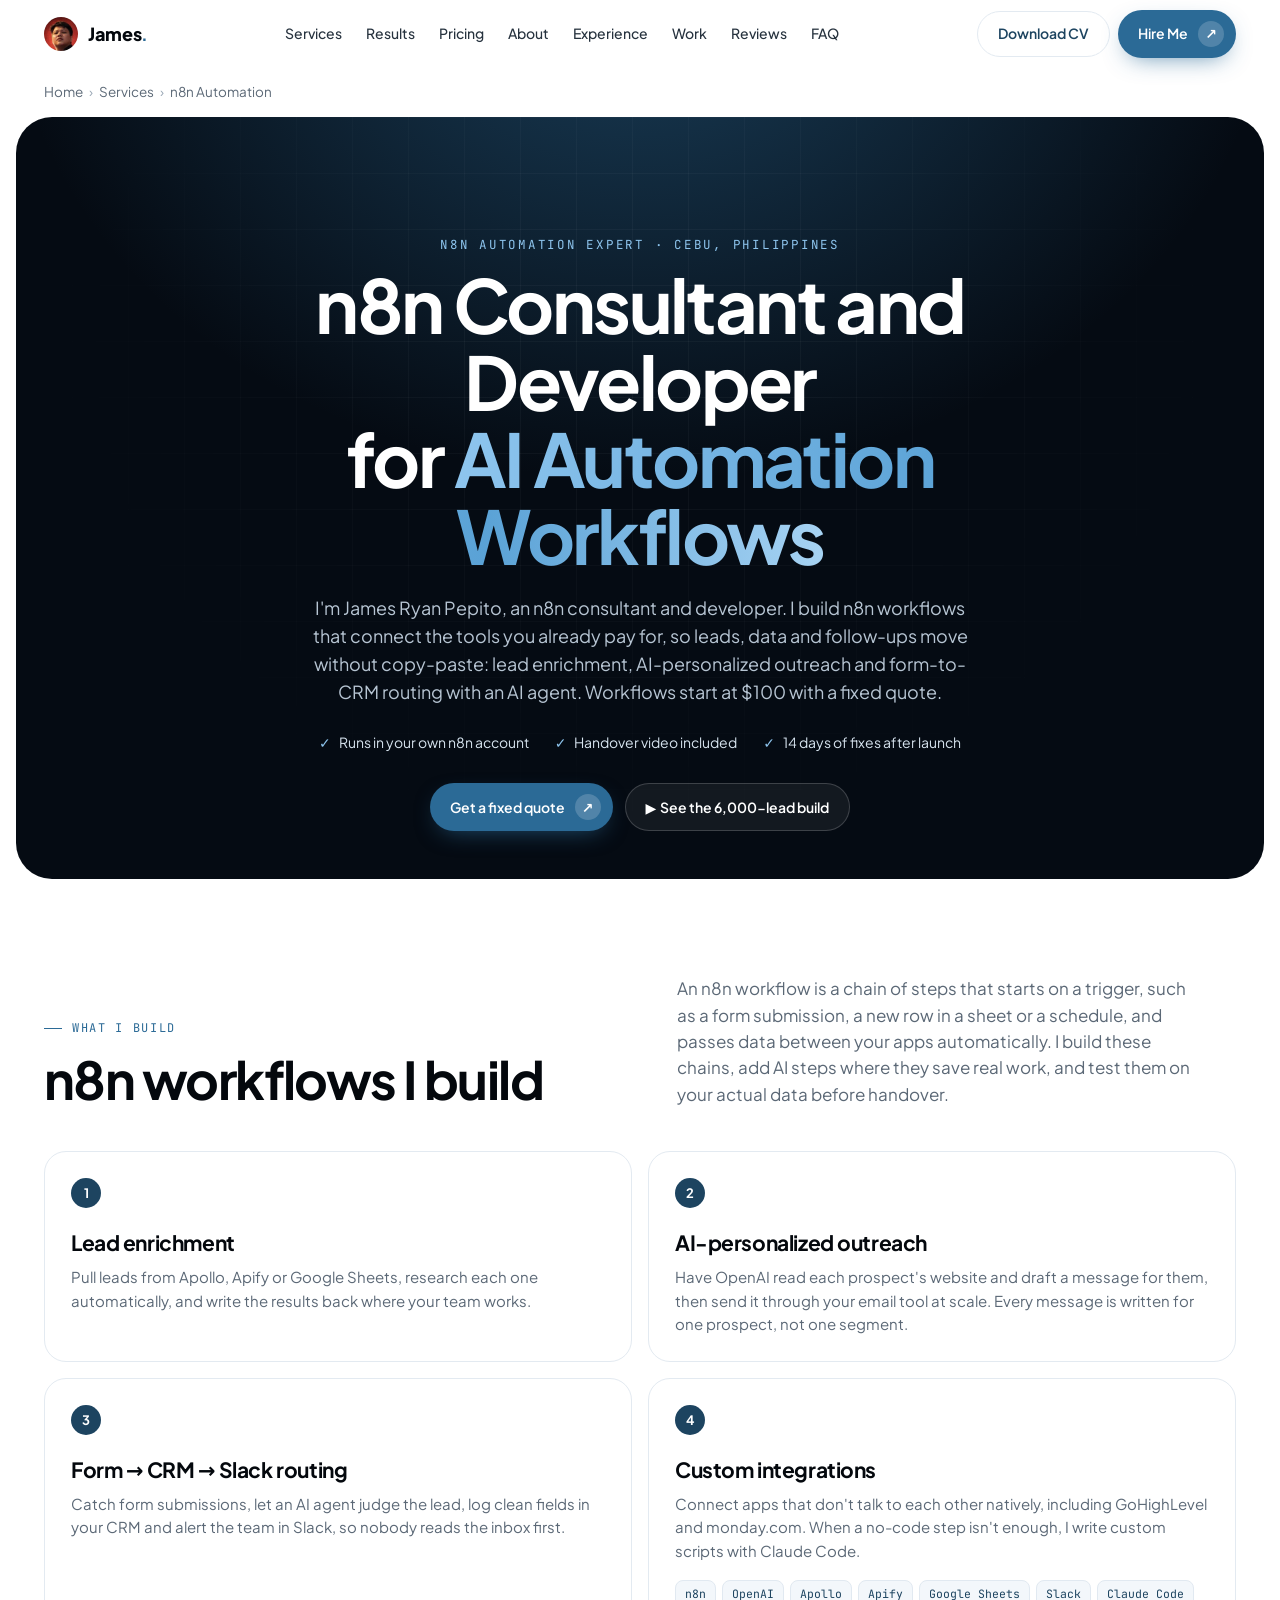
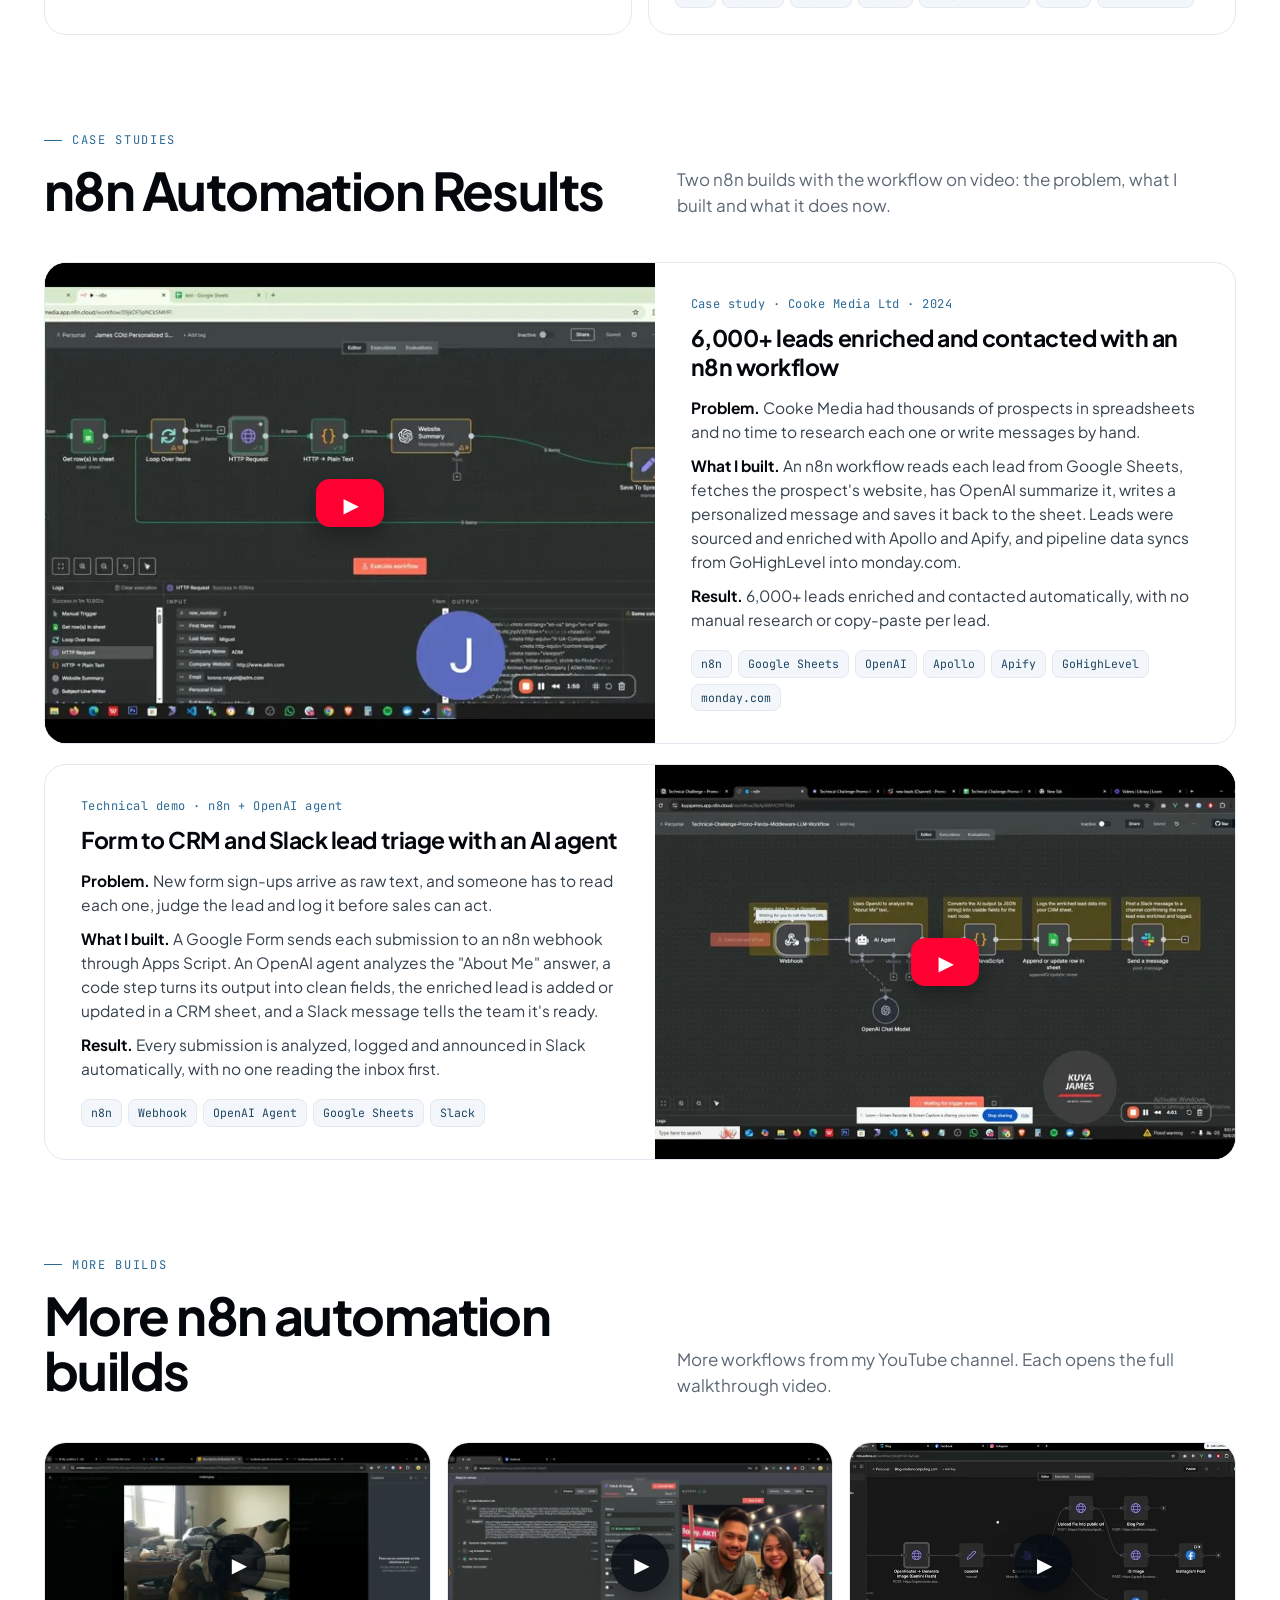
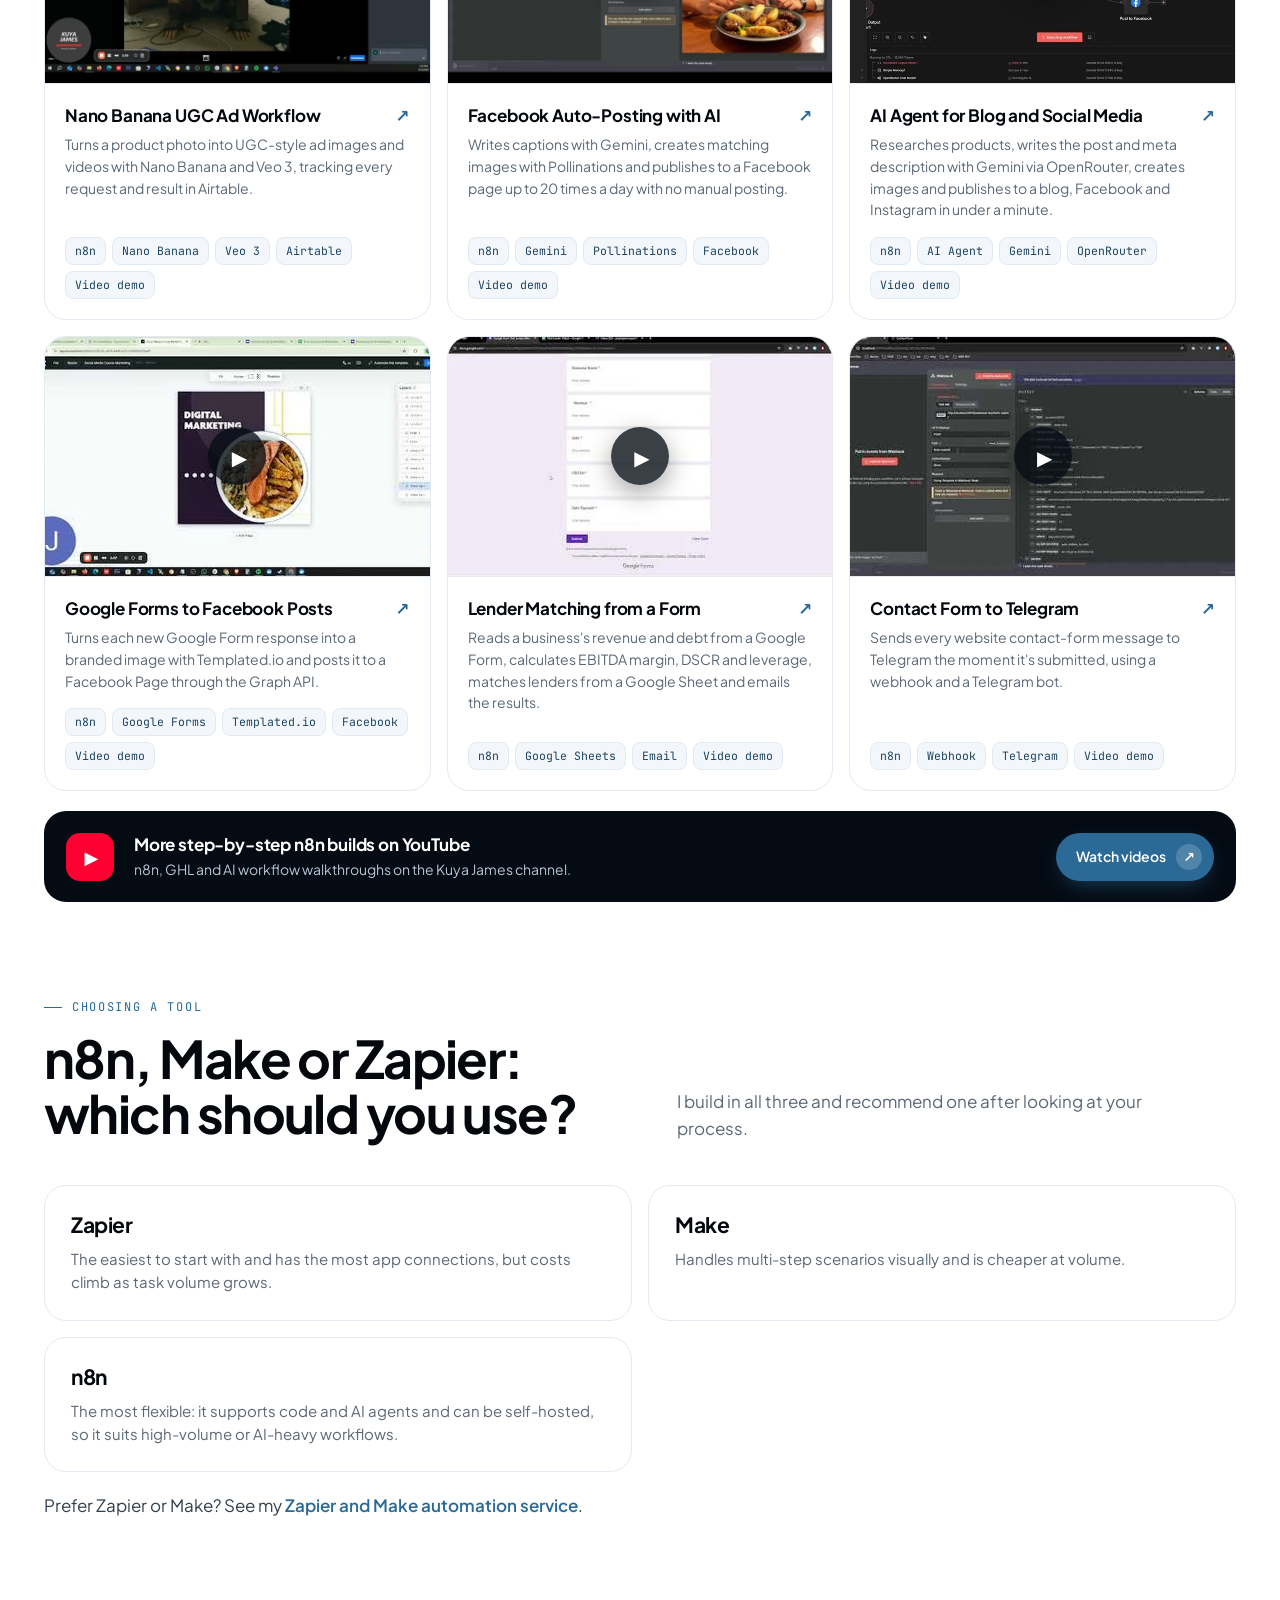
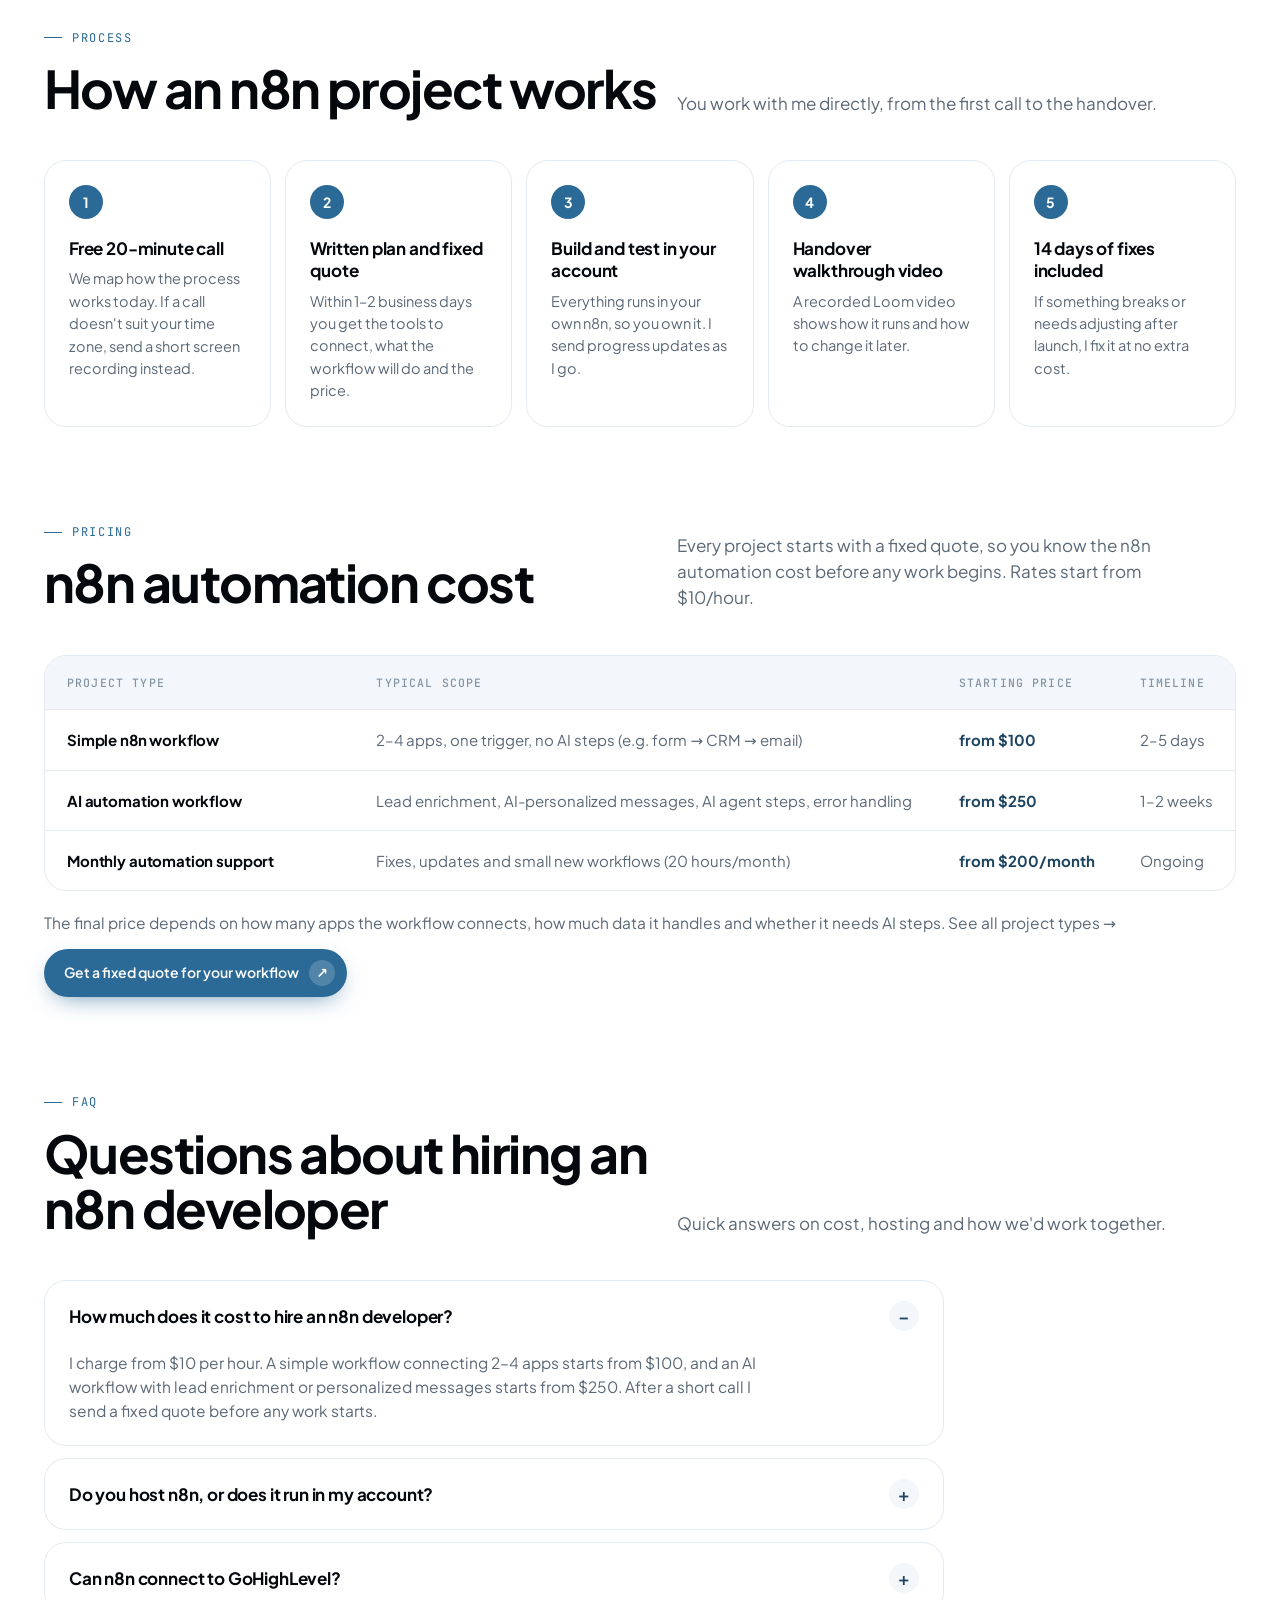
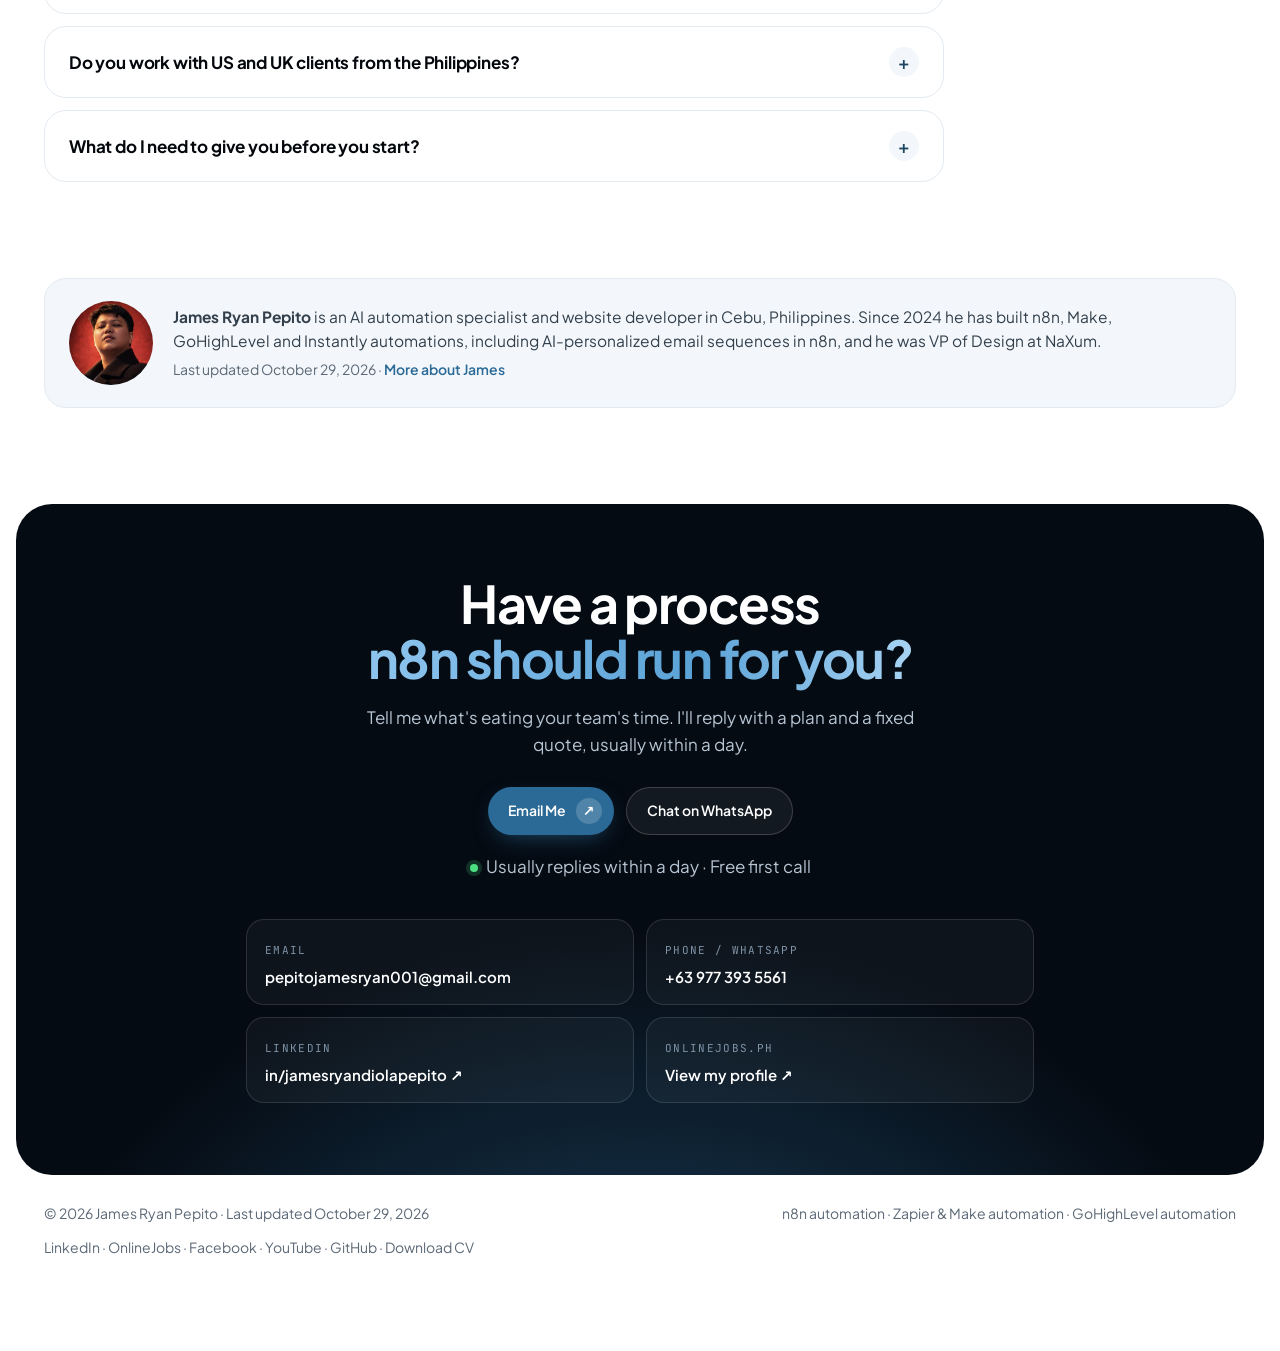
<file: services/n8n-automation/index.html>
<!doctype html>
<html lang="en">
<head>
<meta charset="utf-8">
<meta name="viewport" content="width=device-width, initial-scale=1">
<title>n8n Consultant & Developer for AI Workflows — James Pepito</title>
<meta name="description" content="n8n workflows by a Cebu developer: lead enrichment, AI-personalized outreach and form-to-CRM routing, built in your own n8n. Fixed quote from $100.">
<link rel="canonical" href="https://jamesryanpepito-portfolio.netlify.app/services/n8n-automation/">
<meta property="og:title" content="n8n Consultant & Developer for AI Workflows — James Pepito">
<meta property="og:description" content="n8n workflows by a Cebu developer: lead enrichment, AI-personalized outreach and form-to-CRM routing, built in your own n8n. Fixed quote from $100.">
<meta property="og:image" content="https://jamesryanpepito-portfolio.netlify.app/img/n8n-sheets-demo.webp">
<meta property="og:url" content="https://jamesryanpepito-portfolio.netlify.app/services/n8n-automation/">
<meta property="og:type" content="website">
<meta name="twitter:card" content="summary_large_image">
<link rel="icon" href="/img/james-avatar.webp">
<script type="speculationrules">{"prerender":[{"where":{"href_matches":"/services/*"},"eagerness":"moderate"}]}</script>
<link rel="preload" href="/fonts/plus-jakarta-sans-latin.woff2" as="font" type="font/woff2" crossorigin>
<script type="application/ld+json">
{
  "@context": "https://schema.org",
  "@graph": [
    {
      "@type": "WebPage",
      "@id": "https://jamesryanpepito-portfolio.netlify.app/services/n8n-automation/#webpage",
      "url": "https://jamesryanpepito-portfolio.netlify.app/services/n8n-automation/",
      "name": "n8n Consultant & Developer for AI Workflows — James Pepito",
      "inLanguage": "en",
      "isPartOf": { "@id": "https://jamesryanpepito-portfolio.netlify.app/#website" },
      "about": { "@id": "https://jamesryanpepito-portfolio.netlify.app/services/n8n-automation/#service" },
      "breadcrumb": { "@id": "https://jamesryanpepito-portfolio.netlify.app/services/n8n-automation/#breadcrumb" },
      "primaryImageOfPage": "https://jamesryanpepito-portfolio.netlify.app/img/n8n-sheets-demo.webp",
      "datePublished": "2026-10-29",
      "dateModified": "2026-10-29",
      "video": [
        { "@id": "https://jamesryanpepito-portfolio.netlify.app/#video-6k-leads" },
        { "@id": "https://jamesryanpepito-portfolio.netlify.app/#video-forms-slack" }
      ]
    },
    {
      "@type": "Service",
      "@id": "https://jamesryanpepito-portfolio.netlify.app/services/n8n-automation/#service",
      "name": "n8n workflow automation",
      "serviceType": "n8n workflow development and consulting",
      "description": "n8n workflows that connect your apps, enrich leads, send AI-personalized messages and route form submissions to your CRM and Slack, built in your own n8n account.",
      "url": "https://jamesryanpepito-portfolio.netlify.app/services/n8n-automation/",
      "provider": { "@id": "https://jamesryanpepito-portfolio.netlify.app/#person" },
      "areaServed": "Worldwide",
      "offers": [
        {
          "@type": "Offer",
          "name": "Simple n8n workflow",
          "description": "2-4 apps, one trigger, no AI steps (e.g. form to CRM to email). Typical timeline 2-5 days.",
          "priceSpecification": { "@type": "PriceSpecification", "minPrice": 100, "priceCurrency": "USD" }
        },
        {
          "@type": "Offer",
          "name": "AI automation workflow",
          "description": "Lead enrichment, AI-personalized messages, AI agent steps, error handling. Typical timeline 1-2 weeks.",
          "priceSpecification": { "@type": "PriceSpecification", "minPrice": 250, "priceCurrency": "USD" }
        },
        {
          "@type": "Offer",
          "name": "Monthly automation support",
          "description": "Fixes, updates and small new workflows, 20 hours per month.",
          "priceSpecification": { "@type": "UnitPriceSpecification", "minPrice": 200, "priceCurrency": "USD", "unitText": "month" }
        }
      ]
    },
    {
      "@type": "BreadcrumbList",
      "@id": "https://jamesryanpepito-portfolio.netlify.app/services/n8n-automation/#breadcrumb",
      "itemListElement": [
        { "@type": "ListItem", "position": 1, "name": "Home", "item": "https://jamesryanpepito-portfolio.netlify.app/" },
        { "@type": "ListItem", "position": 2, "name": "Services", "item": "https://jamesryanpepito-portfolio.netlify.app/#services" },
        { "@type": "ListItem", "position": 3, "name": "n8n Automation" }
      ]
    },
    {
      "@type": "VideoObject",
      "@id": "https://jamesryanpepito-portfolio.netlify.app/#video-6k-leads",
      "name": "6K Leads with n8n from Google Sheets: Personalized Message Automation",
      "description": "n8n workflow that imports 6,000+ leads from Google Sheets, summarizes each prospect's website with AI and sends personalized messages at scale. Built for Cooke Media Ltd.",
      "thumbnailUrl": "https://i.ytimg.com/vi/CGzqkLBE_Fg/maxresdefault.jpg",
      "uploadDate": "2025-09-10T22:18:32-07:00",
      "duration": "PT5M6S",
      "embedUrl": "https://www.youtube.com/embed/CGzqkLBE_Fg",
      "creator": { "@id": "https://jamesryanpepito-portfolio.netlify.app/#person" }
    },
    {
      "@type": "VideoObject",
      "@id": "https://jamesryanpepito-portfolio.netlify.app/#video-forms-slack",
      "name": "Forms to Google Docs and Slack via LLM Workflow (Technical Demo)",
      "description": "n8n workflow that catches form submissions, has an OpenAI agent analyze each lead, logs the enriched data and posts a Slack alert.",
      "thumbnailUrl": "https://i.ytimg.com/vi/-xJpYS4D-70/maxresdefault.jpg",
      "uploadDate": "2026-10-28T09:16:33-07:00",
      "duration": "PT2M33S",
      "embedUrl": "https://www.youtube.com/embed/-xJpYS4D-70",
      "creator": { "@id": "https://jamesryanpepito-portfolio.netlify.app/#person" }
    }
  ]
}
</script>
<style>
@font-face{font-family:"Plus Jakarta Sans";font-style:normal;font-weight:400 800;font-display:swap;src:url(/fonts/plus-jakarta-sans-latin.woff2) format("woff2");unicode-range:U+0000-00FF,U+0131,U+0152-0153,U+02BB-02BC,U+02C6,U+02DA,U+02DC,U+0304,U+0308,U+0329,U+2000-206F,U+20AC,U+2122,U+2191,U+2193,U+2212,U+2215,U+FEFF,U+FFFD}
@font-face{font-family:"JetBrains Mono";font-style:normal;font-weight:400 500;font-display:swap;src:url(/fonts/jetbrains-mono-latin.woff2) format("woff2");unicode-range:U+0000-00FF,U+0131,U+0152-0153,U+02BB-02BC,U+02C6,U+02DA,U+02DC,U+0304,U+0308,U+0329,U+2000-206F,U+20AC,U+2122,U+2191,U+2193,U+2212,U+2215,U+FEFF,U+FFFD}
:root{
  --bg:#ffffff;
  --surface:#f3f7fb;
  --card:#ffffff;
  --ink:#04080d;
  --muted:#5b6876;
  --line:#e3eaf1;
  --navy:#050b13;
  --navy-2:#0b1828;
  --blue:#2b6a96;
  --blue-deep:#1d4460;
  --sky:#8ec5ee;
  --radius-xl:36px;
  --radius:22px;
  --mono:"JetBrains Mono",ui-monospace,monospace;
  --sans:"Plus Jakarta Sans",ui-sans-serif,system-ui,sans-serif;
}
*{box-sizing:border-box;margin:0;padding:0}
html{scroll-behavior:smooth;scroll-padding-top:84px}
body{background:var(--bg);color:var(--ink);font-family:var(--sans);line-height:1.55;-webkit-font-smoothing:antialiased;overflow-x:hidden}
img{max-width:100%;height:auto;display:block}
a{color:inherit;text-decoration:none}
.wrap{max-width:1240px;margin:0 auto;padding:0 16px}
@media(min-width:768px){.wrap{padding:0 24px}}

/* ---------- nav ---------- */
.nav{position:sticky;top:0;z-index:50;background:rgba(255,255,255,.82);backdrop-filter:blur(14px);-webkit-backdrop-filter:blur(14px)}
.nav .wrap{display:flex;align-items:center;justify-content:space-between;height:68px;gap:16px}
.brand{display:flex;align-items:center;gap:10px;font-weight:800;letter-spacing:-.02em;font-size:18px}
.brand img{width:34px;height:34px;border-radius:50%;object-fit:cover;background:var(--surface)}
.brand span b{color:var(--blue)}
.links{display:none;gap:24px;font-size:14px;font-weight:500;color:#26323e}
.links a:hover{color:var(--blue)}
.nav-cta{display:flex;gap:8px;align-items:center}
@media(min-width:1180px){.links{display:flex}}
.menu-btn{display:inline-flex;width:40px;height:40px;border-radius:50%;border:1px solid var(--line);background:#fff;align-items:center;justify-content:center;cursor:pointer}
@media(min-width:1180px){.menu-btn{display:none}}
.mobile-menu{display:none;border-top:1px solid var(--line);background:#fff}
.mobile-menu.open{display:block}
.mobile-menu a{display:block;padding:14px 16px;border-bottom:1px solid var(--line);font-weight:500}

/* ---------- buttons ---------- */
.btn{display:inline-flex;align-items:center;gap:10px;border-radius:9999px;font-weight:600;font-size:14px;padding:11px 12px 11px 20px;transition:transform .15s,background .15s,box-shadow .15s;white-space:nowrap}
.btn:hover{transform:translateY(-1px)}
.btn .ic{width:26px;height:26px;border-radius:50%;display:inline-flex;align-items:center;justify-content:center;background:rgba(255,255,255,.18)}
.btn-primary{background:var(--blue);color:#fff;box-shadow:0 8px 24px -10px rgba(43,106,150,.8)}
.btn-primary:hover{background:#245b81}
.btn-ghost{background:#fff;color:var(--blue-deep);border:1px solid var(--line);padding:11px 20px}
.btn-dark{background:rgba(255,255,255,.06);color:#fff;border:1px solid rgba(255,255,255,.18);padding:11px 20px}
.btn-dark:hover{background:rgba(255,255,255,.12)}
.hide-sm{display:none}
@media(max-width:479px){.hide-xs{display:none}}
@media(min-width:640px){.hide-sm{display:inline-flex}}

/* ---------- hero ---------- */
.hero{margin:4px 8px 0;border-radius:var(--radius-xl);background:var(--navy);color:#fff;position:relative;overflow:hidden;isolation:isolate}
@media(min-width:768px){.hero{margin:4px 16px 0}}
.hero::before{content:"";position:absolute;inset:-20% -10% auto;height:80%;background:radial-gradient(ellipse at 50% 0%,rgba(43,106,150,.55),rgba(43,106,150,0) 60%);z-index:-1}
.hero::after{content:"";position:absolute;inset:0;background-image:linear-gradient(rgba(255,255,255,.035) 1px,transparent 1px),linear-gradient(90deg,rgba(255,255,255,.035) 1px,transparent 1px);background-size:56px 56px;mask-image:radial-gradient(ellipse at 50% 30%,#000 20%,transparent 70%);z-index:-1}
.hero-inner{text-align:center;padding:64px 16px 40px;max-width:940px;margin:0 auto}
@media(min-width:768px){.hero-inner{padding:92px 24px 48px}}
.chip{display:inline-flex;align-items:center;gap:10px;font-size:13px;padding:6px 14px 6px 6px;border-radius:9999px;background:rgba(255,255,255,.06);border:1px solid rgba(255,255,255,.14);color:#d7e4ef}
.chip img{width:26px;height:26px;border-radius:50%;object-fit:cover;background:#1b2a3a}
.dot{width:8px;height:8px;border-radius:50%;background:#4ade80;box-shadow:0 0 0 4px rgba(74,222,128,.18)}
.hero h1{font-size:clamp(36px,6.4vw,74px);line-height:1.04;letter-spacing:-.035em;font-weight:700;margin:26px 0 20px}
.grad{background:linear-gradient(90deg,#8ec5ee,#5aa2d6 60%,#a7d3f3);-webkit-background-clip:text;background-clip:text;color:transparent}
.hero p.lead{font-size:clamp(16px,1.6vw,18px);color:#b7c5d3;max-width:660px;margin:0 auto}
.checks{display:flex;flex-wrap:wrap;justify-content:center;gap:10px 26px;margin:26px 0 30px;font-size:14px;color:#d7e4ef}
.checks span::before{content:"✓";color:var(--sky);margin-right:8px}
.hero-ctas{display:flex;gap:12px;justify-content:center;flex-wrap:wrap}
.hero-stats{display:flex;flex-wrap:wrap;justify-content:center;gap:8px 28px;margin-top:38px;font-family:var(--mono);font-size:12px;letter-spacing:.12em;color:#7f93a7;text-transform:uppercase}
.hero-stats span::before{content:"•";margin-right:10px;color:#3c5a75}

/* automation feed (marquee) */
.feed{position:relative;margin-top:8px;padding:18px 0 34px;mask-image:linear-gradient(90deg,transparent,#000 12%,#000 88%,transparent)}
.feed-row{display:flex;gap:12px;width:max-content;animation:slide 48s linear infinite}
.feed-row.rev{animation-direction:reverse;margin-top:12px;animation-duration:56s}
@keyframes slide{to{transform:translateX(-50%)}}
@media(prefers-reduced-motion:reduce){.feed-row{animation:none}}
.ev{font-family:var(--mono);font-size:12.5px;padding:9px 14px;border-radius:12px;background:rgba(255,255,255,.04);border:1px solid rgba(255,255,255,.09);color:#cfe0ee;white-space:nowrap}
.ev b{color:var(--sky);font-weight:500;margin-right:6px}
.tools{border-top:1px solid rgba(255,255,255,.08);padding:22px 16px 28px;display:flex;flex-wrap:wrap;justify-content:center;gap:10px 34px;font-weight:700;font-size:17px;color:#6f8396;letter-spacing:-.01em}
.tools span{opacity:.9}

/* ---------- sections ---------- */
section{padding:96px 0 0}
.eyebrow{font-family:var(--mono);font-size:12px;letter-spacing:.14em;text-transform:uppercase;color:var(--blue);margin-bottom:14px;display:flex;align-items:center;gap:10px}
.eyebrow::before{content:"";width:18px;height:1px;background:var(--blue)}
h2{font-size:clamp(32px,4.4vw,52px);line-height:1.06;letter-spacing:-.03em;font-weight:700}
h2 .soft{color:#9aa8b6}
.sec-head{display:grid;gap:18px;margin-bottom:44px}
@media(min-width:900px){.sec-head{grid-template-columns:1.1fr 1fr;align-items:end}}
.sec-head p{color:var(--muted);font-size:17px;max-width:520px}

/* panel = big rounded tinted block like naxum */
.panel{background:linear-gradient(180deg,#eef4fa,#f7fafd 40%,#fff);border-radius:var(--radius-xl);padding:56px 16px}
@media(min-width:768px){.panel{padding:72px 48px}}

/* services */
.svc{display:grid;gap:16px}
@media(min-width:720px){.svc{grid-template-columns:repeat(2,1fr)}}
.card{background:var(--card);border:1px solid var(--line);border-radius:var(--radius);padding:26px;transition:box-shadow .2s,transform .2s}
.card:hover{box-shadow:0 18px 40px -24px rgba(16,40,64,.35);transform:translateY(-2px)}
.num{width:30px;height:30px;border-radius:50%;background:var(--blue-deep);color:#fff;font-size:13px;font-weight:700;display:flex;align-items:center;justify-content:center;margin-bottom:22px}
.card h3{font-size:21px;letter-spacing:-.02em;line-height:1.2;margin-bottom:10px}
.card p{color:var(--muted);font-size:15px}
.tags{display:flex;flex-wrap:wrap;gap:6px;margin-top:18px}
.tag{font-family:var(--mono);font-size:11.5px;padding:4px 9px;border-radius:8px;background:var(--surface);color:var(--blue-deep);border:1px solid #e1e9f1}

/* stats */
.stats{display:grid;grid-template-columns:repeat(2,1fr);gap:16px;margin-top:16px}
@media(min-width:900px){.stats{grid-template-columns:repeat(4,1fr)}}
.stat{background:#fff;border:1px solid var(--line);border-radius:var(--radius);padding:24px}
.stat strong{display:block;font-size:clamp(30px,3.4vw,40px);letter-spacing:-.03em;line-height:1}
.stat strong em{font-style:normal;color:var(--blue);font-size:.6em;font-weight:600;margin-left:4px}
.stat > span{color:var(--muted);font-size:14px;margin-top:8px;display:block}

/* about */
.about{display:grid;gap:40px;align-items:center}
@media(min-width:900px){.about{grid-template-columns:.85fr 1.15fr;gap:64px}}
.portrait{position:relative;border-radius:var(--radius-xl);background:radial-gradient(circle at 50% 30%,#2b6a96,#0b1828 72%);aspect-ratio:4/5;overflow:hidden;max-width:420px;width:100%;margin:0 auto}
.portrait img{width:100%;height:100%;object-fit:cover;object-position:center 20%}
.badge{position:absolute;left:16px;bottom:16px;right:16px;background:rgba(255,255,255,.92);backdrop-filter:blur(8px);border-radius:16px;padding:12px 16px;display:flex;justify-content:space-between;align-items:center;font-size:13px;gap:10px}
.badge b{display:block;font-size:15px}
.about p{color:var(--muted);font-size:17px;margin-bottom:16px}
.facts{display:grid;grid-template-columns:1fr;gap:12px;margin:26px 0}
@media(min-width:560px){.facts{grid-template-columns:repeat(2,1fr)}}
.fact{border:1px solid var(--line);border-radius:16px;padding:14px 16px}
.fact small{font-family:var(--mono);font-size:11px;letter-spacing:.1em;text-transform:uppercase;color:#8494a4}
.fact div{font-weight:600;font-size:15px;word-break:break-word}

/* experience */
.timeline{display:grid;gap:14px}
.job{display:grid;gap:10px;background:#fff;border:1px solid var(--line);border-radius:var(--radius);padding:24px}
@media(min-width:820px){.job{grid-template-columns:180px 1fr auto;gap:28px;align-items:start;padding:28px 32px}}
.when{font-family:var(--mono);font-size:13px;color:var(--blue)}
.job h3{font-size:20px;letter-spacing:-.02em}
.job .role{color:var(--muted);font-size:14.5px;margin:2px 0 10px}
.job ul{list-style:none;display:grid;gap:6px;color:#33404c;font-size:15px}
.job li{padding-left:18px;position:relative}
.job li::before{content:"";position:absolute;left:0;top:10px;width:6px;height:6px;border-radius:50%;background:var(--sky)}
.pill{font-family:var(--mono);font-size:11px;padding:5px 10px;border-radius:9999px;background:var(--surface);color:var(--blue-deep);white-space:nowrap;justify-self:start}
.demo{display:inline-flex;align-items:center;margin-top:16px;font-size:14px;font-weight:600;color:var(--blue);padding:8px 14px;border-radius:9999px;background:var(--surface);border:1px solid #e1e9f1}
.demo:hover{background:#e6eef6}
.proj .play{position:absolute;inset:0;display:flex;align-items:center;justify-content:center}
.proj .play span{width:58px;height:58px;border-radius:50%;background:rgba(5,11,19,.78);color:#fff;font-size:20px;display:flex;align-items:center;justify-content:center;padding-left:4px;box-shadow:0 8px 24px rgba(0,0,0,.35)}
.pill.now{background:#e7f8ee;color:#16794a}

/* work */
.filters{display:flex;gap:8px;flex-wrap:wrap;margin-bottom:24px}
.filters button{font:inherit;font-size:14px;font-weight:600;padding:9px 16px;border-radius:9999px;border:1px solid var(--line);background:#fff;color:#33404c;cursor:pointer}
.filters button.on{background:var(--navy);color:#fff;border-color:var(--navy)}
.grid{display:grid;gap:16px}
@media(min-width:640px){.grid{grid-template-columns:repeat(2,1fr)}}
@media(min-width:1020px){.grid{grid-template-columns:repeat(3,1fr)}}
.proj{background:#fff;border:1px solid var(--line);border-radius:var(--radius);overflow:hidden;display:flex;flex-direction:column;transition:box-shadow .2s,transform .2s}
.proj:hover{box-shadow:0 22px 44px -26px rgba(16,40,64,.45);transform:translateY(-3px)}
.proj .shot{aspect-ratio:16/10;background:var(--surface);overflow:hidden;border-bottom:1px solid var(--line)}
.proj .shot img{width:100%;height:100%;object-fit:cover;object-position:top;transition:transform .5s}
.proj:hover .shot img{transform:scale(1.04)}
.proj .body{padding:18px 20px 20px;display:flex;flex-direction:column;gap:6px;flex:1}
.proj h3{font-size:17px;letter-spacing:-.01em;display:flex;justify-content:space-between;gap:10px}
.proj h3 .arrow{color:var(--blue);flex:none}
.proj p{color:var(--muted);font-size:14px}
.proj .tags{margin-top:auto;padding-top:10px}
.proj[hidden]{display:none}
.proj h3 a{display:flex;justify-content:space-between;gap:10px;width:100%}
.proj .proj-links{font-size:14px;font-weight:600}
.proj .proj-links a{color:var(--blue)}
.proj .proj-links a:hover{text-decoration:underline}
a.shot{display:block}
.yt{margin-top:20px;display:flex;flex-wrap:wrap;align-items:center;gap:16px 20px;padding:20px 22px;border-radius:var(--radius);background:var(--navy);color:#fff;transition:transform .2s}
.yt:hover{transform:translateY(-2px)}
.yt-ic{width:48px;height:48px;border-radius:14px;background:#ff0033;display:flex;align-items:center;justify-content:center;font-size:18px;padding-left:3px;flex:none}
.yt-txt{flex:1;min-width:200px}
.yt-txt b{display:block;font-size:17px;letter-spacing:-.01em}
.yt-txt span{color:#b7c5d3;font-size:14px}

/* skills */
.skills{display:grid;gap:16px}
@media(min-width:820px){.skills{grid-template-columns:repeat(3,1fr)}}
.skills .card h3{font-size:17px;margin-bottom:14px}
.bar{margin-top:14px}
.bar div{display:flex;justify-content:space-between;font-size:14px;font-weight:600;margin-bottom:6px}
.bar i{display:block;height:6px;border-radius:9999px;background:var(--surface);overflow:hidden}
.bar i::after{content:"";display:block;height:100%;width:var(--w);background:linear-gradient(90deg,var(--blue-deep),var(--blue))}

/* education */
.edu{display:grid;gap:16px;margin-top:16px}
@media(min-width:820px){.edu{grid-template-columns:repeat(3,1fr)}}

/* testimonials */
.quotes{display:grid;gap:16px}
@media(min-width:820px){.quotes{grid-template-columns:repeat(2,1fr)}}
.quote{background:#fff;border:1px solid var(--line);border-radius:var(--radius);padding:28px;display:flex;flex-direction:column;gap:20px}
.quote blockquote{font-size:16.5px;line-height:1.6;color:#1f2a35}
.quote blockquote::before{content:"“";display:block;font-size:48px;line-height:.6;color:var(--sky);margin-bottom:10px;font-weight:700}
.who{display:flex;align-items:center;gap:12px;margin-top:auto}
.who img{width:44px;height:44px;border-radius:50%;object-fit:cover;background:var(--surface)}
.who b{display:block;font-size:15px}
.who span{font-size:13px;color:var(--muted)}
.mini{display:grid;gap:12px;margin-top:16px}
@media(min-width:820px){.mini{grid-template-columns:repeat(4,1fr)}}
.mini .card{padding:20px}
.mini .card p{color:#33404c;font-size:14px}
.mini .card small{display:block;margin-top:12px;font-family:var(--mono);font-size:11.5px;color:#8494a4}

/* hero extras */
.kw{font-family:var(--mono);font-size:12.5px;letter-spacing:.14em;text-transform:uppercase;color:var(--sky);margin-top:26px}
.kw + h1{margin-top:12px}
.proof{margin:16px auto 0;max-width:640px;font-size:14.5px;color:#d7e4ef;background:rgba(255,255,255,.05);border:1px solid rgba(255,255,255,.12);border-radius:14px;padding:10px 16px}
.proof b{color:var(--sky);font-weight:600}
.proof a{color:var(--sky);white-space:nowrap;display:inline-block;padding:12px 4px;margin:-12px 0}
.sec-head .sub{font-size:clamp(20px,2.2vw,26px);font-weight:600;letter-spacing:-.02em;color:#9aa8b6;margin-top:10px;max-width:none}

/* service card extras */
.dl{list-style:none;display:grid;gap:7px;margin-top:16px;font-size:14.5px;color:#33404c}
.dl li{padding-left:18px;position:relative}
.dl li::before{content:"";position:absolute;left:0;top:9px;width:6px;height:6px;border-radius:50%;background:var(--sky)}
.more{display:inline-block;margin-top:8px;padding:12px 0;font-size:14px;font-weight:600;color:var(--blue)}
.more:hover{text-decoration:underline}
.h3link{color:inherit}
.h3link:hover{color:var(--blue)}

/* case studies */
.cases{display:grid;gap:20px}
.case{display:grid;gap:0;background:#fff;border:1px solid var(--line);border-radius:var(--radius);overflow:hidden}
@media(min-width:960px){.case{grid-template-columns:1.05fr 1fr}.case:nth-child(even) .media{order:2}}
.case .media{position:relative;aspect-ratio:16/9;background:var(--navy);display:block}
@media(min-width:960px){.case .media{aspect-ratio:auto;min-height:100%}}
.case iframe,.case .media img{position:absolute;inset:0;width:100%;height:100%;border:0;object-fit:cover;object-position:top}
.case-body{padding:26px}
@media(min-width:768px){.case-body{padding:32px 36px}}
.case-meta{font-family:var(--mono);font-size:12px;color:var(--blue);letter-spacing:.04em;margin-bottom:10px}
.case h3{font-size:clamp(19px,2vw,23px);letter-spacing:-.02em;line-height:1.25;margin-bottom:14px}
.case p{color:#33404c;font-size:15.5px;margin-bottom:10px}
.case p b{color:var(--ink)}
.case p a{color:var(--blue);font-weight:600}
.yt-lite{position:absolute;inset:0;display:block;cursor:pointer;background:var(--navy)}
.yt-lite img{width:100%;height:100%;object-fit:cover}
.yt-play{position:absolute;left:50%;top:50%;transform:translate(-50%,-50%);width:68px;height:48px;border-radius:14px;background:#ff0033;color:#fff;display:flex;align-items:center;justify-content:center;font-size:20px;padding-left:3px;box-shadow:0 8px 24px rgba(0,0,0,.35);transition:transform .15s}
.yt-lite:hover .yt-play{transform:translate(-50%,-50%) scale(1.08)}
.sr{position:absolute;width:1px;height:1px;overflow:hidden;clip:rect(0 0 0 0);white-space:nowrap}
.resp{margin-top:16px;font-size:14px;color:#9fb2c4}
.resp .dot{display:inline-block;margin-right:8px;vertical-align:middle}

/* process */
.steps{list-style:none;display:grid;gap:14px}
@media(min-width:720px){.steps{grid-template-columns:repeat(2,1fr)}}
@media(min-width:1100px){.steps{grid-template-columns:repeat(5,1fr)}}
.steps li{background:#fff;border:1px solid var(--line);border-radius:var(--radius);padding:24px;position:relative}
.step-n{width:34px;height:34px;border-radius:50%;background:var(--blue);color:#fff;font-weight:700;font-size:14px;display:flex;align-items:center;justify-content:center;margin-bottom:18px}
.steps h3{font-size:17px;letter-spacing:-.01em;line-height:1.3;margin-bottom:8px}
.steps p{color:var(--muted);font-size:14.5px}

/* pricing */
.price-wrap{background:#fff;border:1px solid var(--line);border-radius:var(--radius);overflow:hidden}
.prices{width:100%;border-collapse:collapse;font-size:15px}
.prices th,.prices td{text-align:left;padding:18px 22px;border-bottom:1px solid var(--line);vertical-align:top}
.prices thead th{font-family:var(--mono);font-size:11.5px;letter-spacing:.1em;text-transform:uppercase;color:#8494a4;font-weight:500;background:var(--surface)}
.prices tbody tr:last-child th,.prices tbody tr:last-child td{border-bottom:0}
.prices tbody th{font-weight:700;letter-spacing:-.01em;width:26%}
.prices td{color:var(--muted)}
.prices .amt{color:var(--blue-deep);font-weight:700;white-space:nowrap}
.prices td:last-child{white-space:nowrap}
@media(max-width:759px){
  .prices thead{display:none}
  .prices tr{display:grid;grid-template-columns:1fr auto;gap:4px 12px;padding:18px 20px;border-bottom:1px solid var(--line)}
  .prices tbody tr:last-child{border-bottom:0}
  .prices th,.prices td{padding:0;border:0}
  .prices tbody th{width:auto;grid-column:1;font-size:16px}
  .prices .amt{grid-column:2;grid-row:1;text-align:right}
  .prices td:nth-of-type(1){grid-column:1/-1;font-size:14.5px}
  .prices td:nth-of-type(3){grid-column:1/-1;font-family:var(--mono);font-size:12.5px;color:var(--blue)}
  .prices td:nth-of-type(3)::before{content:"Timeline: "}
}
.price-cta{display:flex;flex-wrap:wrap;align-items:center;justify-content:space-between;gap:14px 24px;margin-top:20px}
.price-cta p{color:var(--muted);font-size:15.5px}

/* faq */
.faq{display:grid;gap:12px;max-width:900px}
.faq details{background:#fff;border:1px solid var(--line);border-radius:var(--radius);padding:0 24px}
.faq summary{list-style:none;cursor:pointer;display:flex;justify-content:space-between;align-items:center;gap:16px;padding:20px 0}
.faq summary::-webkit-details-marker{display:none}
.faq summary::after{content:"+";flex:none;width:30px;height:30px;border-radius:50%;background:var(--surface);color:var(--blue-deep);display:flex;align-items:center;justify-content:center;font-size:18px;font-weight:600}
.faq details[open] summary::after{content:"−"}
.faq h3{font-size:17px;letter-spacing:-.01em;line-height:1.35}
.faq p{color:var(--muted);font-size:15.5px;padding:0 0 22px;max-width:720px}

/* contact */
.contact{margin:96px 8px 0;border-radius:var(--radius-xl);background:var(--navy);color:#fff;position:relative;overflow:hidden;isolation:isolate}
@media(min-width:768px){.contact{margin:96px 16px 0}}
.contact::before{content:"";position:absolute;inset:auto -10% -40%;height:90%;background:radial-gradient(ellipse at 50% 100%,rgba(43,106,150,.6),transparent 60%);z-index:-1}
.contact .in{padding:72px 16px;text-align:center;max-width:820px;margin:0 auto}
.contact h2{color:#fff}
.contact p{color:#b7c5d3;font-size:17px;margin:18px auto 30px;max-width:560px}
.cgrid{display:grid;gap:12px;margin-top:40px;text-align:left}
@media(min-width:720px){.cgrid{grid-template-columns:repeat(2,1fr)}}
.cbox{border:1px solid rgba(255,255,255,.12);background:rgba(255,255,255,.04);border-radius:18px;padding:16px 18px;transition:background .2s}
.cbox:hover{background:rgba(255,255,255,.08)}
.cbox small{font-family:var(--mono);font-size:11px;letter-spacing:.12em;color:#7f93a7;text-transform:uppercase}
.cbox div{font-weight:600;font-size:15px;margin-top:4px;word-break:break-word}
footer{padding:28px 0 92px;color:var(--muted);font-size:14px}
footer .wrap{display:flex;flex-wrap:wrap;justify-content:space-between;gap:12px}
footer a:hover{color:var(--blue)}
/* Netlify adds a badge iframe that covers hero text on phones */
@media(max-width:767px){#nl-badge-frame{display:none!important}}
.to-top{position:fixed;right:16px;bottom:16px;z-index:60;width:48px;height:48px;border-radius:50%;border:0;background:var(--blue);color:#fff;font-size:20px;cursor:pointer;box-shadow:0 10px 26px -10px rgba(43,106,150,.9);display:flex;align-items:center;justify-content:center;opacity:0;transform:translateY(12px);pointer-events:none;transition:opacity .25s,transform .25s,background .15s}
.to-top.show{opacity:1;transform:none;pointer-events:auto;z-index:999999999999 !important}
.to-top:hover{background:#245b81}
@media(min-width:768px){.to-top{right:28px;bottom:28px}}
.reveal{opacity:0;transform:translateY(18px);transition:opacity .7s ease,transform .7s ease}
.reveal.in{opacity:1;transform:none}
@media(prefers-reduced-motion:reduce){.reveal{opacity:1;transform:none}}

/* service pages */
.crumbs{font-size:13.5px;color:var(--muted);padding:14px 0 10px}
.crumbs ol{list-style:none;display:flex;flex-wrap:wrap;gap:6px}
.crumbs li+li::before{content:"›";margin-right:6px;color:#9aa8b6}
.crumbs a:hover{color:var(--blue)}
.hero-inner .lead{max-width:720px}
.svc .card ul.tags{list-style:none}
.case p.links{margin-top:6px}
.prose{max-width:760px;color:#33404c;font-size:17px}
.prose p{margin-bottom:14px}
.prose a{color:var(--blue);font-weight:600}
.author{display:flex;gap:20px;align-items:center;background:var(--surface);border:1px solid var(--line);border-radius:var(--radius);padding:22px 24px}
.author img{width:84px;height:84px;border-radius:50%;object-fit:cover;flex:none;object-position:center 20%}
.author p{color:#33404c;font-size:15.5px}
.author .muted{color:var(--muted);font-size:14px;margin-top:6px}
.author a{color:var(--blue);font-weight:600}
@media(max-width:559px){.author{flex-direction:column;align-items:flex-start}}
.compare-wrap{overflow-x:auto}
.prices.compare td:last-child{white-space:normal}
.prices.compare thead th:first-child{background:var(--surface)}
@media(max-width:759px){
  .prices.compare{min-width:600px}
  .prices.compare thead{display:table-header-group}
  .prices.compare tr{display:table-row;padding:0;border:0}
  .prices.compare th,.prices.compare td{display:table-cell;padding:12px 14px;border-bottom:1px solid var(--line);font-size:14px}
  .prices.compare tbody tr:last-child th,.prices.compare tbody tr:last-child td{border-bottom:0}
  .prices.compare tbody th{font-size:14px}
  .prices.compare td:nth-of-type(1),.prices.compare td:nth-of-type(3){font-family:inherit;color:var(--muted);font-size:14px}
  .prices.compare td:nth-of-type(3)::before{content:none}
}
</style>
</head>
<body>

<header class="nav">
  <div class="wrap">
    <a href="/" class="brand"><img src="/img/james-avatar-sm.webp" width="96" height="96" alt=""><span>James<b>.</b></span></a>
    <nav class="links">
      <a href="/#services">Services</a>
      <a href="/#results">Results</a>
      <a href="/#pricing">Pricing</a>
      <a href="/#about">About</a>
      <a href="/#experience">Experience</a>
      <a href="/#work">Work</a>
      <a href="/#reviews">Reviews</a>
      <a href="/#faq">FAQ</a>
    </nav>
    <div class="nav-cta">
      <a class="btn btn-ghost hide-sm" href="/James-Ryan-Pepito-CV.pdf" download>Download CV</a>
      <a class="btn btn-primary" href="/#contact">Hire Me <span class="ic">↗</span></a>
      <button class="menu-btn" aria-label="Open menu" aria-expanded="false" id="menuBtn">☰</button>
    </div>
  </div>
  <div class="mobile-menu" id="mobileMenu">
    <a href="/#services">Services</a><a href="/#results">Results</a><a href="/#pricing">Pricing</a><a href="/#about">About</a><a href="/#experience">Experience</a><a href="/#work">Work</a><a href="/#reviews">Reviews</a><a href="/#faq">FAQ</a><a href="/James-Ryan-Pepito-CV.pdf" download>Download CV</a>
  </div>
</header>

<main id="top">
  <div class="wrap">
    <nav class="crumbs" aria-label="Breadcrumb"><ol><li><a href="/">Home</a></li><li><a href="/#services">Services</a></li><li aria-current="page">n8n Automation</li></ol></nav>
  </div>
  <div class="hero">
    <div class="hero-inner">
      <div class="kw">n8n automation expert · Cebu, Philippines</div>
      <h1>n8n Consultant and Developer <br>for <span class="grad">AI Automation Workflows</span></h1>
      <p class="lead">I'm James Ryan Pepito, an n8n consultant and developer. I build n8n workflows that connect the tools you already pay for, so leads, data and follow-ups move without copy-paste: lead enrichment, AI-personalized outreach and form-to-CRM routing with an AI agent. Workflows start at $100 with a fixed quote.</p>
      <div class="checks"><span>Runs in your own n8n account</span><span>Handover video included</span><span>14 days of fixes after launch</span></div>
      <div class="hero-ctas">
        <a class="btn btn-primary" href="#contact">Get a fixed quote <span class="ic">↗</span></a>
        <a class="btn btn-dark" href="#cooke-media">▶&nbsp; See the 6,000-lead build</a>
      </div>
    </div>
  </div>

  <section id="what-i-build">
    <div class="wrap">
      <div class="sec-head reveal">
        <div><div class="eyebrow">What I build</div><h2>n8n workflows I build</h2></div>
        <p>An n8n workflow is a chain of steps that starts on a trigger, such as a form submission, a new row in a sheet or a schedule, and passes data between your apps automatically. I build these chains, add AI steps where they save real work, and test them on your actual data before handover.</p>
      </div>
      <div class="svc">
        <div class="card reveal"><div class="num">1</div><h3>Lead enrichment</h3><p>Pull leads from Apollo, Apify or Google Sheets, research each one automatically, and write the results back where your team works.</p></div>
        <div class="card reveal"><div class="num">2</div><h3>AI-personalized outreach</h3><p>Have OpenAI read each prospect's website and draft a message for them, then send it through your email tool at scale. Every message is written for one prospect, not one segment.</p></div>
        <div class="card reveal"><div class="num">3</div><h3>Form → CRM → Slack routing</h3><p>Catch form submissions, let an AI agent judge the lead, log clean fields in your CRM and alert the team in Slack, so nobody reads the inbox first.</p></div>
        <div class="card reveal"><div class="num">4</div><h3>Custom integrations</h3><p>Connect apps that don't talk to each other natively, including GoHighLevel and monday.com. When a no-code step isn't enough, I write custom scripts with Claude Code.</p><div class="tags"><span class="tag">n8n</span><span class="tag">OpenAI</span><span class="tag">Apollo</span><span class="tag">Apify</span><span class="tag">Google Sheets</span><span class="tag">Slack</span><span class="tag">Claude Code</span></div></div>
      </div>
    </div>
  </section>

  <section id="results">
    <div class="wrap">
      <div class="sec-head reveal">
        <div><div class="eyebrow">Case studies</div><h2>n8n Automation Results</h2></div>
        <p>Two n8n builds with the workflow on video: the problem, what I built and what it does now.</p>
      </div>
      <div class="cases">
        <article class="case reveal" id="cooke-media">
          <div class="media"><a class="yt-lite" href="https://www.youtube.com/watch?v=CGzqkLBE_Fg" data-id="CGzqkLBE_Fg" data-title="6K Leads with n8n from Google Sheets: personalized message automation" target="_blank" rel="noopener"><img src="/img/n8n-sheets-demo.webp" width="800" height="500" alt="Video: 6K Leads with n8n from Google Sheets: personalized message automation" loading="lazy"><span class="yt-play" aria-hidden="true">▶</span><span class="sr">Play video: 6K Leads with n8n from Google Sheets: personalized message automation</span></a></div>
          <div class="case-body">
            <div class="case-meta">Case study · Cooke Media Ltd · 2024</div>
            <h3>6,000+ leads enriched and contacted with an n8n workflow</h3>
            <p><b>Problem.</b> Cooke Media had thousands of prospects in spreadsheets and no time to research each one or write messages by hand.</p>
            <p><b>What I built.</b> An n8n workflow reads each lead from Google Sheets, fetches the prospect's website, has OpenAI summarize it, writes a personalized message and saves it back to the sheet. Leads were sourced and enriched with Apollo and Apify, and pipeline data syncs from GoHighLevel into monday.com.</p>
            <p><b>Result.</b> 6,000+ leads enriched and contacted automatically, with no manual research or copy-paste per lead.</p>
            <div class="tags"><span class="tag">n8n</span><span class="tag">Google Sheets</span><span class="tag">OpenAI</span><span class="tag">Apollo</span><span class="tag">Apify</span><span class="tag">GoHighLevel</span><span class="tag">monday.com</span></div>
          </div>
        </article>
        <article class="case reveal" id="form-triage">
          <div class="media"><a class="yt-lite" href="https://www.youtube.com/watch?v=-xJpYS4D-70" data-id="-xJpYS4D-70" data-title="Forms to Google Docs and Slack via LLM workflow: technical demo" target="_blank" rel="noopener"><img src="/img/forms-docs-slack-demo.webp" width="800" height="500" alt="Video: Forms to Google Docs and Slack via LLM workflow: technical demo" loading="lazy"><span class="yt-play" aria-hidden="true">▶</span><span class="sr">Play video: Forms to Google Docs and Slack via LLM workflow: technical demo</span></a></div>
          <div class="case-body">
            <div class="case-meta">Technical demo · n8n + OpenAI agent</div>
            <h3>Form to CRM and Slack lead triage with an AI agent</h3>
            <p><b>Problem.</b> New form sign-ups arrive as raw text, and someone has to read each one, judge the lead and log it before sales can act.</p>
            <p><b>What I built.</b> A Google Form sends each submission to an n8n webhook through Apps Script. An OpenAI agent analyzes the "About Me" answer, a code step turns its output into clean fields, the enriched lead is added or updated in a CRM sheet, and a Slack message tells the team it's ready.</p>
            <p><b>Result.</b> Every submission is analyzed, logged and announced in Slack automatically, with no one reading the inbox first.</p>
            <div class="tags"><span class="tag">n8n</span><span class="tag">Webhook</span><span class="tag">OpenAI Agent</span><span class="tag">Google Sheets</span><span class="tag">Slack</span></div>
          </div>
        </article>
      </div>
    </div>
  </section>

  <section id="more-builds">
    <div class="wrap">
      <div class="sec-head reveal">
        <div><div class="eyebrow">More builds</div><h2>More n8n automation builds</h2></div>
        <p>More workflows from my YouTube channel. Each opens the full walkthrough video.</p>
      </div>
      <div class="grid">
        <a class="proj reveal" href="https://www.youtube.com/watch?v=zNIqN6_NZAk" target="_blank" rel="noopener"><div class="shot" style="position:relative"><img src="/img/yt-zNIqN6_NZAk.webp" width="800" height="500" alt="AI-generated UGC ad image from an n8n Nano Banana workflow" loading="lazy"><div class="play"><span>▶</span></div></div><div class="body"><h3>Nano Banana UGC Ad Workflow <span class="arrow">↗</span></h3><p>Turns a product photo into UGC-style ad images and videos with Nano Banana and Veo 3, tracking every request and result in Airtable.</p><div class="tags"><span class="tag">n8n</span><span class="tag">Nano Banana</span><span class="tag">Veo 3</span><span class="tag">Airtable</span><span class="tag">Video demo</span></div></div></a>
        <a class="proj reveal" href="https://www.youtube.com/watch?v=3LVUBpNlA84" target="_blank" rel="noopener"><div class="shot" style="position:relative"><img src="/img/yt-3LVUBpNlA84.webp" width="800" height="500" alt="n8n workflow generating AI food images and captions for Facebook posts" loading="lazy"><div class="play"><span>▶</span></div></div><div class="body"><h3>Facebook Auto-Posting with AI <span class="arrow">↗</span></h3><p>Writes captions with Gemini, creates matching images with Pollinations and publishes to a Facebook page up to 20 times a day with no manual posting.</p><div class="tags"><span class="tag">n8n</span><span class="tag">Gemini</span><span class="tag">Pollinations</span><span class="tag">Facebook</span><span class="tag">Video demo</span></div></div></a>
        <a class="proj reveal" href="https://www.youtube.com/watch?v=zuUkwaP9Qu4" target="_blank" rel="noopener"><div class="shot" style="position:relative"><img src="/img/yt-zuUkwaP9Qu4.webp" width="800" height="430" alt="n8n AI agent workflow that writes and publishes blog, Facebook and Instagram posts" loading="lazy"><div class="play"><span>▶</span></div></div><div class="body"><h3>AI Agent for Blog and Social Media <span class="arrow">↗</span></h3><p>Researches products, writes the post and meta description with Gemini via OpenRouter, creates images and publishes to a blog, Facebook and Instagram in under a minute.</p><div class="tags"><span class="tag">n8n</span><span class="tag">AI Agent</span><span class="tag">Gemini</span><span class="tag">OpenRouter</span><span class="tag">Video demo</span></div></div></a>
        <a class="proj reveal" href="https://www.youtube.com/watch?v=KBKX5LfRNMc" target="_blank" rel="noopener"><div class="shot" style="position:relative"><img src="/img/yt-KBKX5LfRNMc.webp" width="800" height="450" alt="Branded social post image generated by an n8n and Templated.io workflow" loading="lazy"><div class="play"><span>▶</span></div></div><div class="body"><h3>Google Forms to Facebook Posts <span class="arrow">↗</span></h3><p>Turns each new Google Form response into a branded image with Templated.io and posts it to a Facebook Page through the Graph API.</p><div class="tags"><span class="tag">n8n</span><span class="tag">Google Forms</span><span class="tag">Templated.io</span><span class="tag">Facebook</span><span class="tag">Video demo</span></div></div></a>
        <a class="proj reveal" href="https://www.youtube.com/watch?v=qo6kAQsXhFM" target="_blank" rel="noopener"><div class="shot" style="position:relative"><img src="/img/yt-qo6kAQsXhFM.webp" width="800" height="443" alt="Google Form collecting business revenue and debt for an n8n lender-matching workflow" loading="lazy"><div class="play"><span>▶</span></div></div><div class="body"><h3>Lender Matching from a Form <span class="arrow">↗</span></h3><p>Reads a business's revenue and debt from a Google Form, calculates EBITDA margin, DSCR and leverage, matches lenders from a Google Sheet and emails the results.</p><div class="tags"><span class="tag">n8n</span><span class="tag">Google Sheets</span><span class="tag">Email</span><span class="tag">Video demo</span></div></div></a>
        <a class="proj reveal" href="https://www.youtube.com/watch?v=LUYNuwj-sY0" target="_blank" rel="noopener"><div class="shot" style="position:relative"><img src="/img/yt-LUYNuwj-sY0.webp" width="800" height="443" alt="n8n webhook workflow sending contact form messages to Telegram" loading="lazy"><div class="play"><span>▶</span></div></div><div class="body"><h3>Contact Form to Telegram <span class="arrow">↗</span></h3><p>Sends every website contact-form message to Telegram the moment it's submitted, using a webhook and a Telegram bot.</p><div class="tags"><span class="tag">n8n</span><span class="tag">Webhook</span><span class="tag">Telegram</span><span class="tag">Video demo</span></div></div></a>
      </div>
      <a class="yt reveal" href="https://www.youtube.com/@kuyajames16/videos" target="_blank" rel="noopener">
        <span class="yt-ic">▶</span>
        <span class="yt-txt"><b>More step-by-step n8n builds on YouTube</b><span>n8n, GHL and AI workflow walkthroughs on the Kuya James channel.</span></span>
        <span class="btn btn-primary">Watch videos <span class="ic">↗</span></span>
      </a>
    </div>
  </section>

  <section id="which-tool">
    <div class="wrap">
      <div class="sec-head reveal">
        <div><div class="eyebrow">Choosing a tool</div><h2>n8n, Make or Zapier: which should you use?</h2></div>
        <p>I build in all three and recommend one after looking at your process.</p>
      </div>
      <div class="svc">
        <div class="card reveal"><h3>Zapier</h3><p>The easiest to start with and has the most app connections, but costs climb as task volume grows.</p></div>
        <div class="card reveal"><h3>Make</h3><p>Handles multi-step scenarios visually and is cheaper at volume.</p></div>
        <div class="card reveal"><h3>n8n</h3><p>The most flexible: it supports code and AI agents and can be self-hosted, so it suits high-volume or AI-heavy workflows.</p></div>
      </div>
      <div class="prose reveal" style="margin-top:20px"><p>Prefer Zapier or Make? See my <a href="/services/zapier-make-automation/">Zapier and Make automation service</a>.</p></div>
    </div>
  </section>

  <section id="process">
    <div class="wrap">
      <div class="sec-head reveal">
        <div><div class="eyebrow">Process</div><h2>How an n8n project works</h2></div>
        <p>You work with me directly, from the first call to the handover.</p>
      </div>
      <ol class="steps">
        <li class="reveal"><span class="step-n">1</span><h3>Free 20-minute call</h3><p>We map how the process works today. If a call doesn't suit your time zone, send a short screen recording instead.</p></li>
        <li class="reveal"><span class="step-n">2</span><h3>Written plan and fixed quote</h3><p>Within 1–2 business days you get the tools to connect, what the workflow will do and the price.</p></li>
        <li class="reveal"><span class="step-n">3</span><h3>Build and test in your account</h3><p>Everything runs in your own n8n, so you own it. I send progress updates as I go.</p></li>
        <li class="reveal"><span class="step-n">4</span><h3>Handover walkthrough video</h3><p>A recorded Loom video shows how it runs and how to change it later.</p></li>
        <li class="reveal"><span class="step-n">5</span><h3>14 days of fixes included</h3><p>If something breaks or needs adjusting after launch, I fix it at no extra cost.</p></li>
      </ol>
    </div>
  </section>

  <section id="pricing">
    <div class="wrap">
      <div class="sec-head reveal">
        <div><div class="eyebrow">Pricing</div><h2>n8n automation cost</h2></div>
        <p>Every project starts with a fixed quote, so you know the n8n automation cost before any work begins. Rates start from $10/hour.</p>
      </div>
      <div class="price-wrap reveal">
        <table class="prices">
          <thead><tr><th scope="col">Project type</th><th scope="col">Typical scope</th><th scope="col">Starting price</th><th scope="col">Timeline</th></tr></thead>
          <tbody>
            <tr><th scope="row">Simple n8n workflow</th><td>2–4 apps, one trigger, no AI steps (e.g. form → CRM → email)</td><td class="amt">from $100</td><td>2–5 days</td></tr>
            <tr><th scope="row">AI automation workflow</th><td>Lead enrichment, AI-personalized messages, AI agent steps, error handling</td><td class="amt">from $250</td><td>1–2 weeks</td></tr>
            <tr><th scope="row">Monthly automation support</th><td>Fixes, updates and small new workflows (20 hours/month)</td><td class="amt">from $200/month</td><td>Ongoing</td></tr>
          </tbody>
        </table>
      </div>
      <div class="price-cta reveal"><p>The final price depends on how many apps the workflow connects, how much data it handles and whether it needs AI steps. <a href="/#pricing">See all project types →</a></p><a class="btn btn-primary" href="#contact">Get a fixed quote for your workflow <span class="ic">↗</span></a></div>
    </div>
  </section>

  <section id="faq">
    <div class="wrap">
      <div class="sec-head reveal">
        <div><div class="eyebrow">FAQ</div><h2>Questions about hiring an n8n developer</h2></div>
        <p>Quick answers on cost, hosting and how we'd work together.</p>
      </div>
      <div class="faq">
        <details class="reveal" open><summary><h3>How much does it cost to hire an n8n developer?</h3></summary><p>I charge from $10 per hour. A simple workflow connecting 2–4 apps starts from $100, and an AI workflow with lead enrichment or personalized messages starts from $250. After a short call I send a fixed quote before any work starts.</p></details>
        <details class="reveal"><summary><h3>Do you host n8n, or does it run in my account?</h3></summary><p>Workflows run in your own n8n account, either n8n Cloud or a self-hosted server, so you own the workflows, credentials and data. If you don't have an account yet, I can help you set one up and build everything inside it.</p></details>
        <details class="reveal"><summary><h3>Can n8n connect to GoHighLevel?</h3></summary><p>Yes. For Cooke Media Ltd I built n8n automations that move leads and pipeline data from GoHighLevel into monday.com. If you need the GoHighLevel side set up too, see my <a href="/services/gohighlevel-automation/">GoHighLevel automation service</a>.</p></details>
        <details class="reveal"><summary><h3>Do you work with US and UK clients from the Philippines?</h3></summary><p>Yes. I work remotely from Cebu with clients abroad, including businesses in the US, Canada, Spain and Italy. I communicate in English, usually reply within a day, and schedule calls in your time zone.</p></details>
        <details class="reveal"><summary><h3>What do I need to give you before you start?</h3></summary><p>Access to the tools the workflow touches, such as Google Sheets, your CRM or email platform, plus a short description or screen recording of how the process works today. Any message templates or rules you want kept also help.</p></details>
      </div>
    </div>
  </section>

  <section>
    <div class="wrap">
      <div class="author reveal" aria-label="About the author">
        <img src="/img/james-about.webp" width="308" height="461" alt="James Ryan Pepito" loading="lazy">
        <div>
          <p><strong>James Ryan Pepito</strong> is an AI automation specialist and website developer in Cebu, Philippines. Since 2024 he has built n8n, Make, GoHighLevel and Instantly automations, including AI-personalized email sequences in n8n, and he was VP of Design at NaXum.</p>
          <p class="muted">Last updated <time datetime="2026-10-29">October 29, 2026</time> · <a href="/#about">More about James</a></p>
        </div>
      </div>
    </div>
  </section>

  <div class="contact" id="contact">
    <div class="in">
      <h2>Have a process <br><span class="grad">n8n should run for you?</span></h2>
      <p>Tell me what's eating your team's time. I'll reply with a plan and a fixed quote, usually within a day.</p>
      <div class="hero-ctas">
        <a class="btn btn-primary" href="mailto:pepitojamesryan001@gmail.com?subject=n8n%20project%20inquiry">Email Me <span class="ic">↗</span></a>
        <a class="btn btn-dark" href="https://wa.me/639773935561" target="_blank" rel="noopener">Chat on WhatsApp</a>
      </div>
      <p class="resp"><span class="dot"></span>Usually replies within a day · Free first call</p>
      <div class="cgrid">
        <a class="cbox" href="mailto:pepitojamesryan001@gmail.com"><small>Email</small><div>pepitojamesryan001@gmail.com</div></a>
        <a class="cbox" href="tel:+639773935561"><small>Phone / WhatsApp</small><div>+63 977 393 5561</div></a>
        <a class="cbox" href="https://www.linkedin.com/in/jamesryandiolapepito/" target="_blank" rel="noopener me"><small>LinkedIn</small><div>in/jamesryandiolapepito ↗</div></a>
        <a class="cbox" href="https://v2.onlinejobs.ph/jobseekers/info/681397" target="_blank" rel="noopener me"><small>OnlineJobs.ph</small><div>View my profile ↗</div></a>
      </div>
    </div>
  </div>
</main>

<footer>
  <div class="wrap">
    <span>© <span data-year>2026</span> James Ryan Pepito · Last updated <time datetime="2026-10-29">October 29, 2026</time></span>
    <span><a href="/services/n8n-automation/">n8n automation</a> · <a href="/services/zapier-make-automation/">Zapier &amp; Make automation</a> · <a href="/services/gohighlevel-automation/">GoHighLevel automation</a></span>
    <span><a href="https://www.linkedin.com/in/jamesryandiolapepito/" target="_blank" rel="noopener me">LinkedIn</a> · <a href="https://v2.onlinejobs.ph/jobseekers/info/681397" target="_blank" rel="noopener me">OnlineJobs</a> · <a href="https://www.facebook.com/OfficialKuyaJames" target="_blank" rel="noopener me">Facebook</a> · <a href="https://www.youtube.com/@kuyajames16/videos" target="_blank" rel="noopener me">YouTube</a> · <a href="https://github.com/popsoy" target="_blank" rel="noopener me">GitHub</a> · <a href="/James-Ryan-Pepito-CV.pdf" download>Download CV</a></span>
  </div>
</footer>

<button class="to-top" id="toTop" aria-label="Back to top">↑</button>

<script>
  // back to top
  const toTop=document.getElementById('toTop');
  addEventListener('scroll',()=>toTop.classList.toggle('show',scrollY>600),{passive:true});
  toTop.addEventListener('click',()=>scrollTo({top:0,behavior:'smooth'}));

  // mobile menu
  // years of experience and copyright year stay current on their own
  (function(){
    const now=new Date().getFullYear(), yrs=now-2016;
    const words=['zero','one','two','three','four','five','six','seven','eight','nine','ten','eleven','twelve','thirteen','fourteen','fifteen','sixteen','seventeen','eighteen','nineteen','twenty'];
    const w=words[yrs]||String(yrs);
    document.querySelectorAll('[data-years]').forEach(e=>e.textContent=yrs);
    document.querySelectorAll('[data-years-word]').forEach(e=>e.textContent=e.dataset.yearsWord==='cap'?w[0].toUpperCase()+w.slice(1):w);
    document.querySelectorAll('[data-year]').forEach(e=>e.textContent=now);
  })();

  // load YouTube only when a video is clicked
  document.querySelectorAll('.yt-lite').forEach(a=>a.addEventListener('click',e=>{
    e.preventDefault();
    const f=document.createElement('iframe');
    f.src='https://www.youtube-nocookie.com/embed/'+a.dataset.id+'?autoplay=1';
    f.title=a.dataset.title;
    f.allow='accelerometer; autoplay; encrypted-media; gyroscope; picture-in-picture; web-share';
    f.referrerPolicy='strict-origin-when-cross-origin';
    f.allowFullscreen=true;
    a.replaceWith(f);
  }));

  const btn=document.getElementById('menuBtn'),menu=document.getElementById('mobileMenu');
  btn.addEventListener('click',()=>{const o=menu.classList.toggle('open');btn.setAttribute('aria-expanded',o)});
  menu.querySelectorAll('a').forEach(a=>a.addEventListener('click',()=>menu.classList.remove('open')));

  // project filter
  document.querySelectorAll('.filters button').forEach(b=>b.addEventListener('click',()=>{
    document.querySelectorAll('.filters button').forEach(x=>{x.classList.toggle('on',x===b);x.setAttribute('aria-pressed',x===b)});
    document.querySelectorAll('#grid .proj').forEach(p=>{p.hidden=!(b.dataset.f==='all'||p.dataset.cat===b.dataset.f)});
  }));

  // reveal on scroll
  const io=new IntersectionObserver(es=>es.forEach(e=>{if(e.isIntersecting){e.target.classList.add('in');io.unobserve(e.target)}}),{threshold:.12});
  document.querySelectorAll('.reveal').forEach(el=>io.observe(el));
</script>
</body>
</html>
</file>
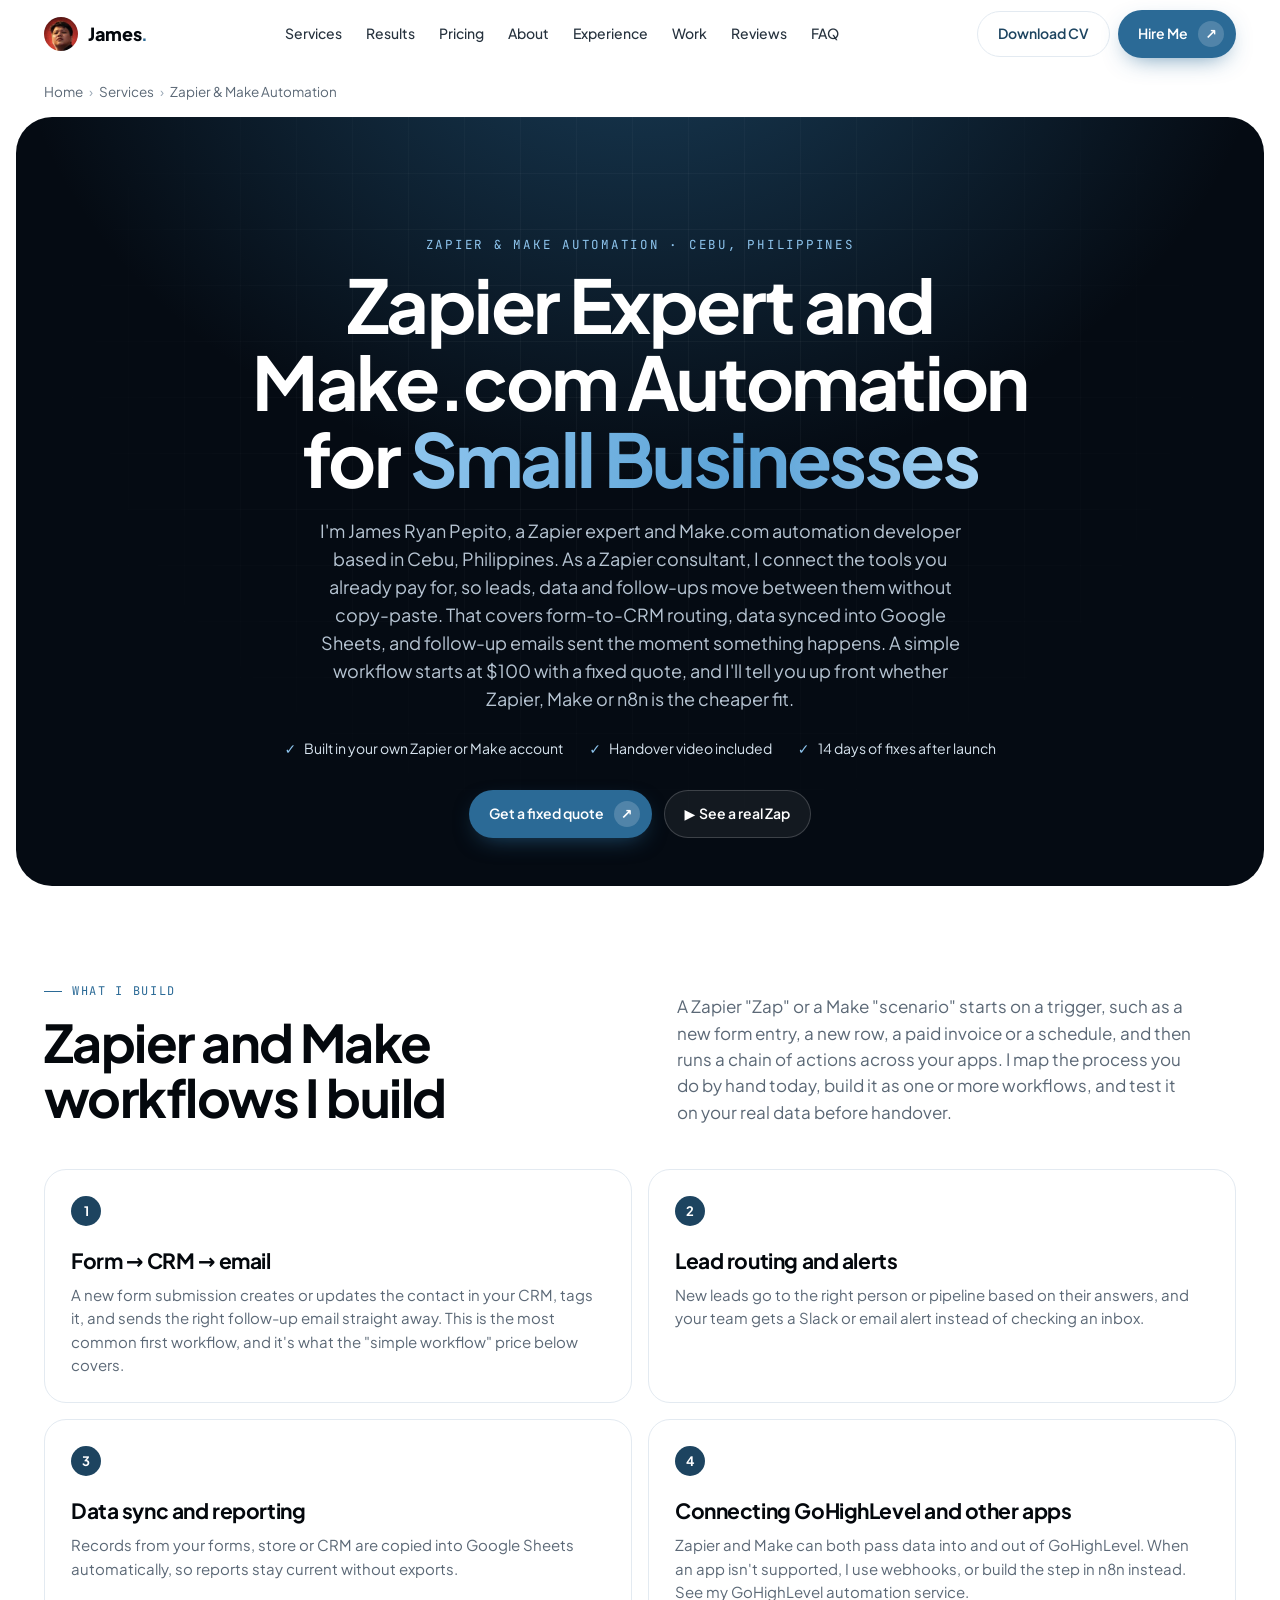
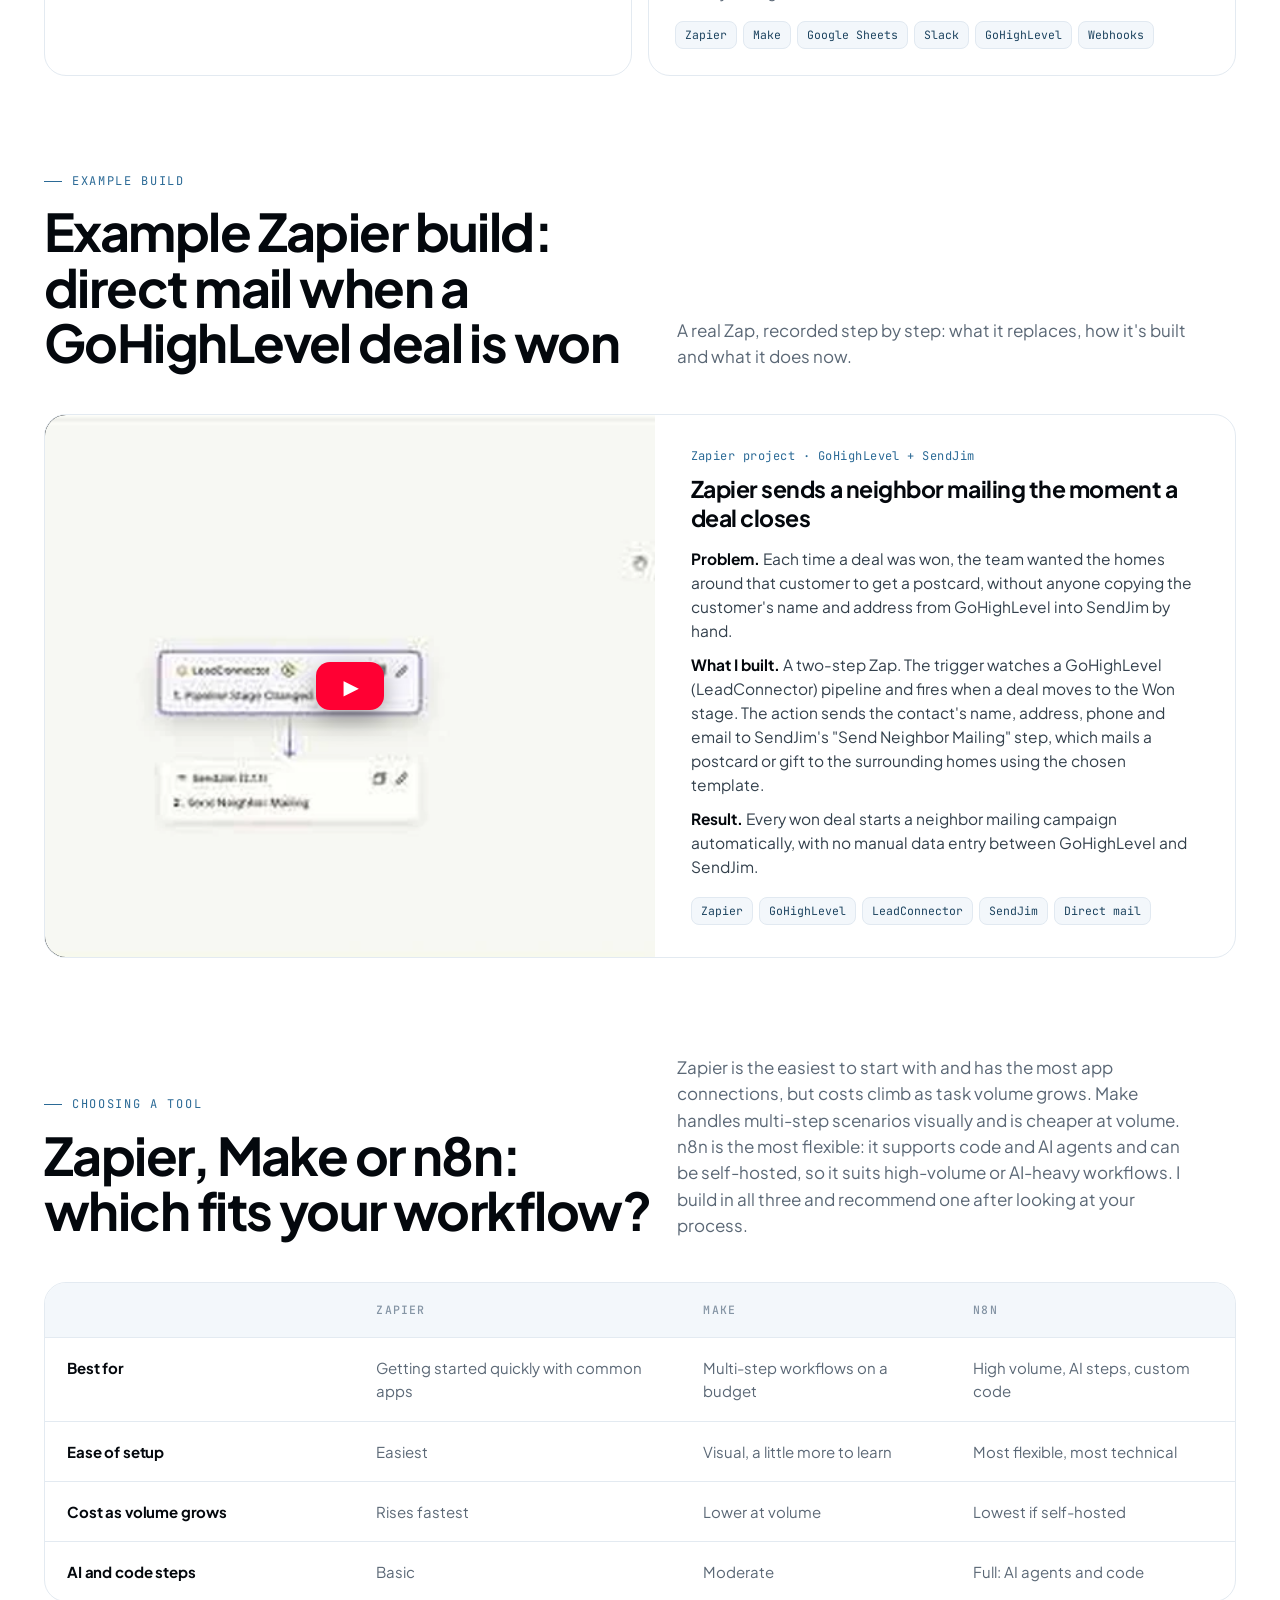
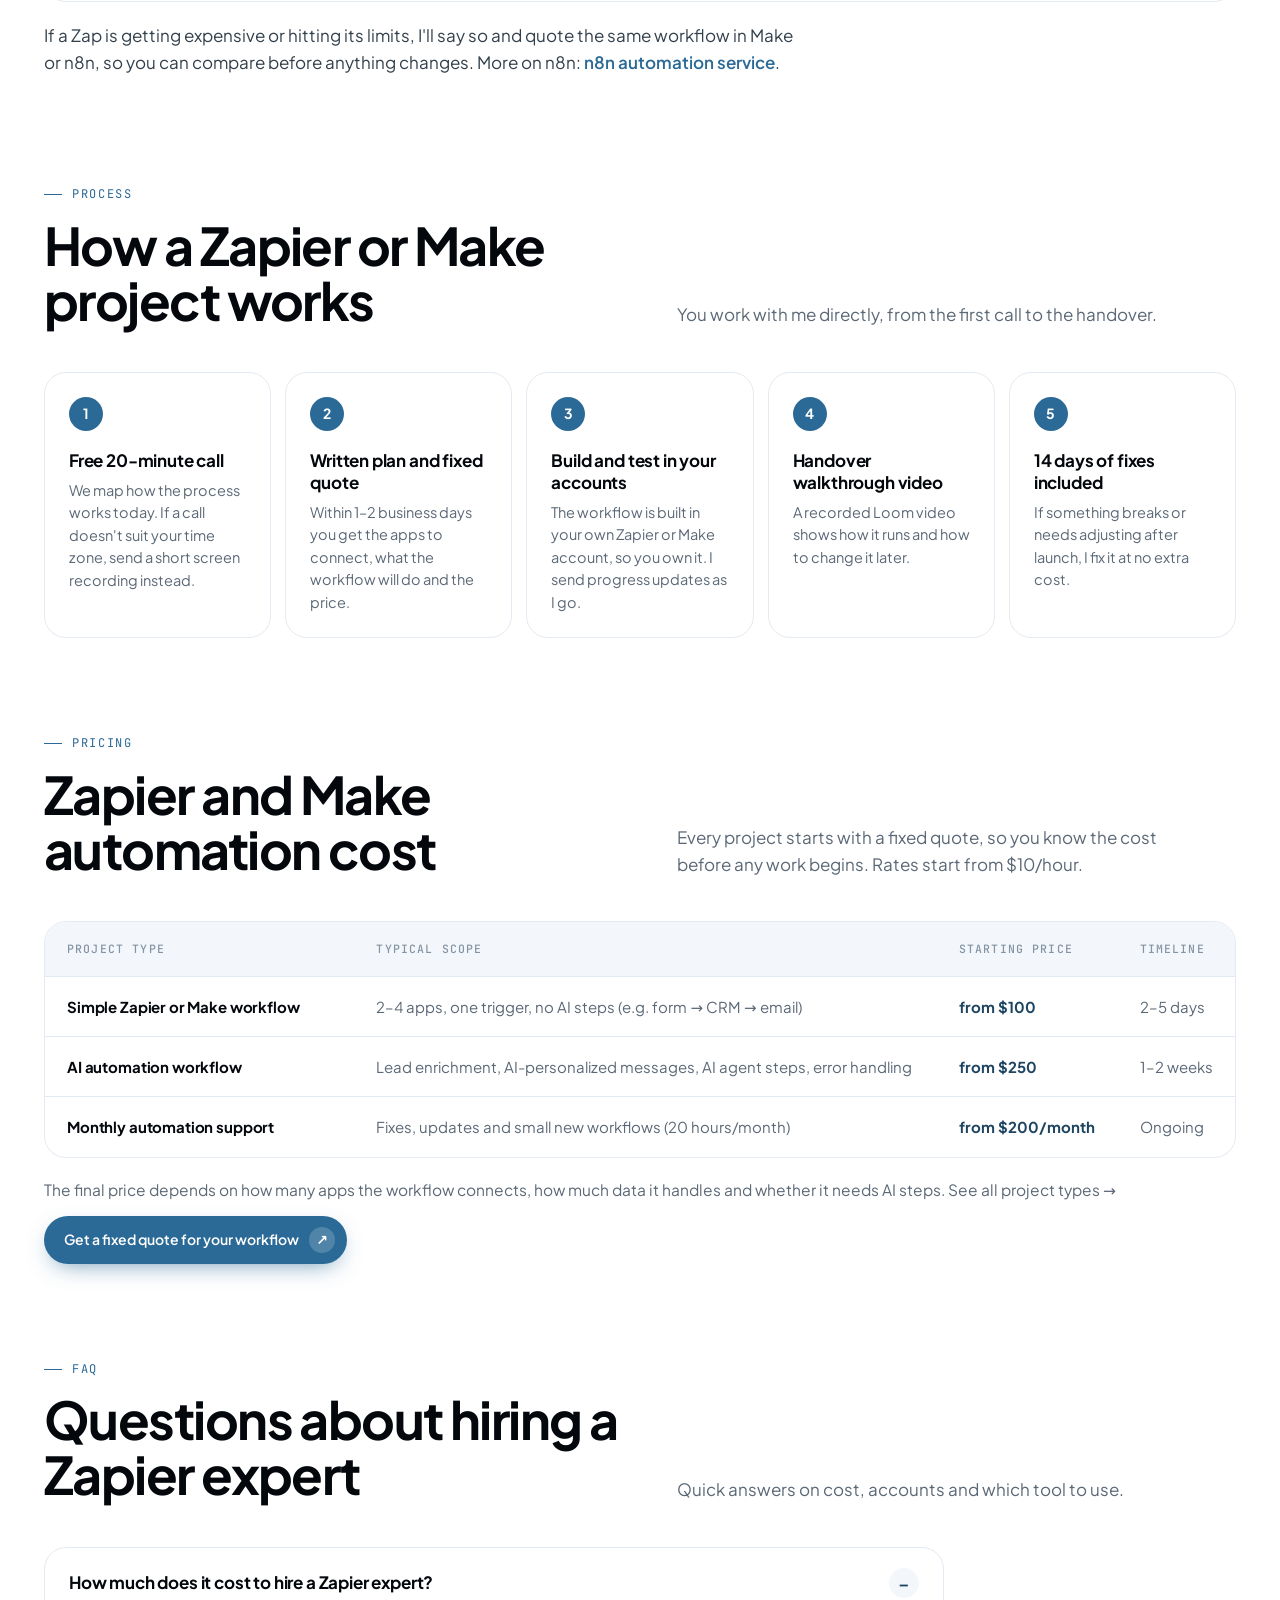
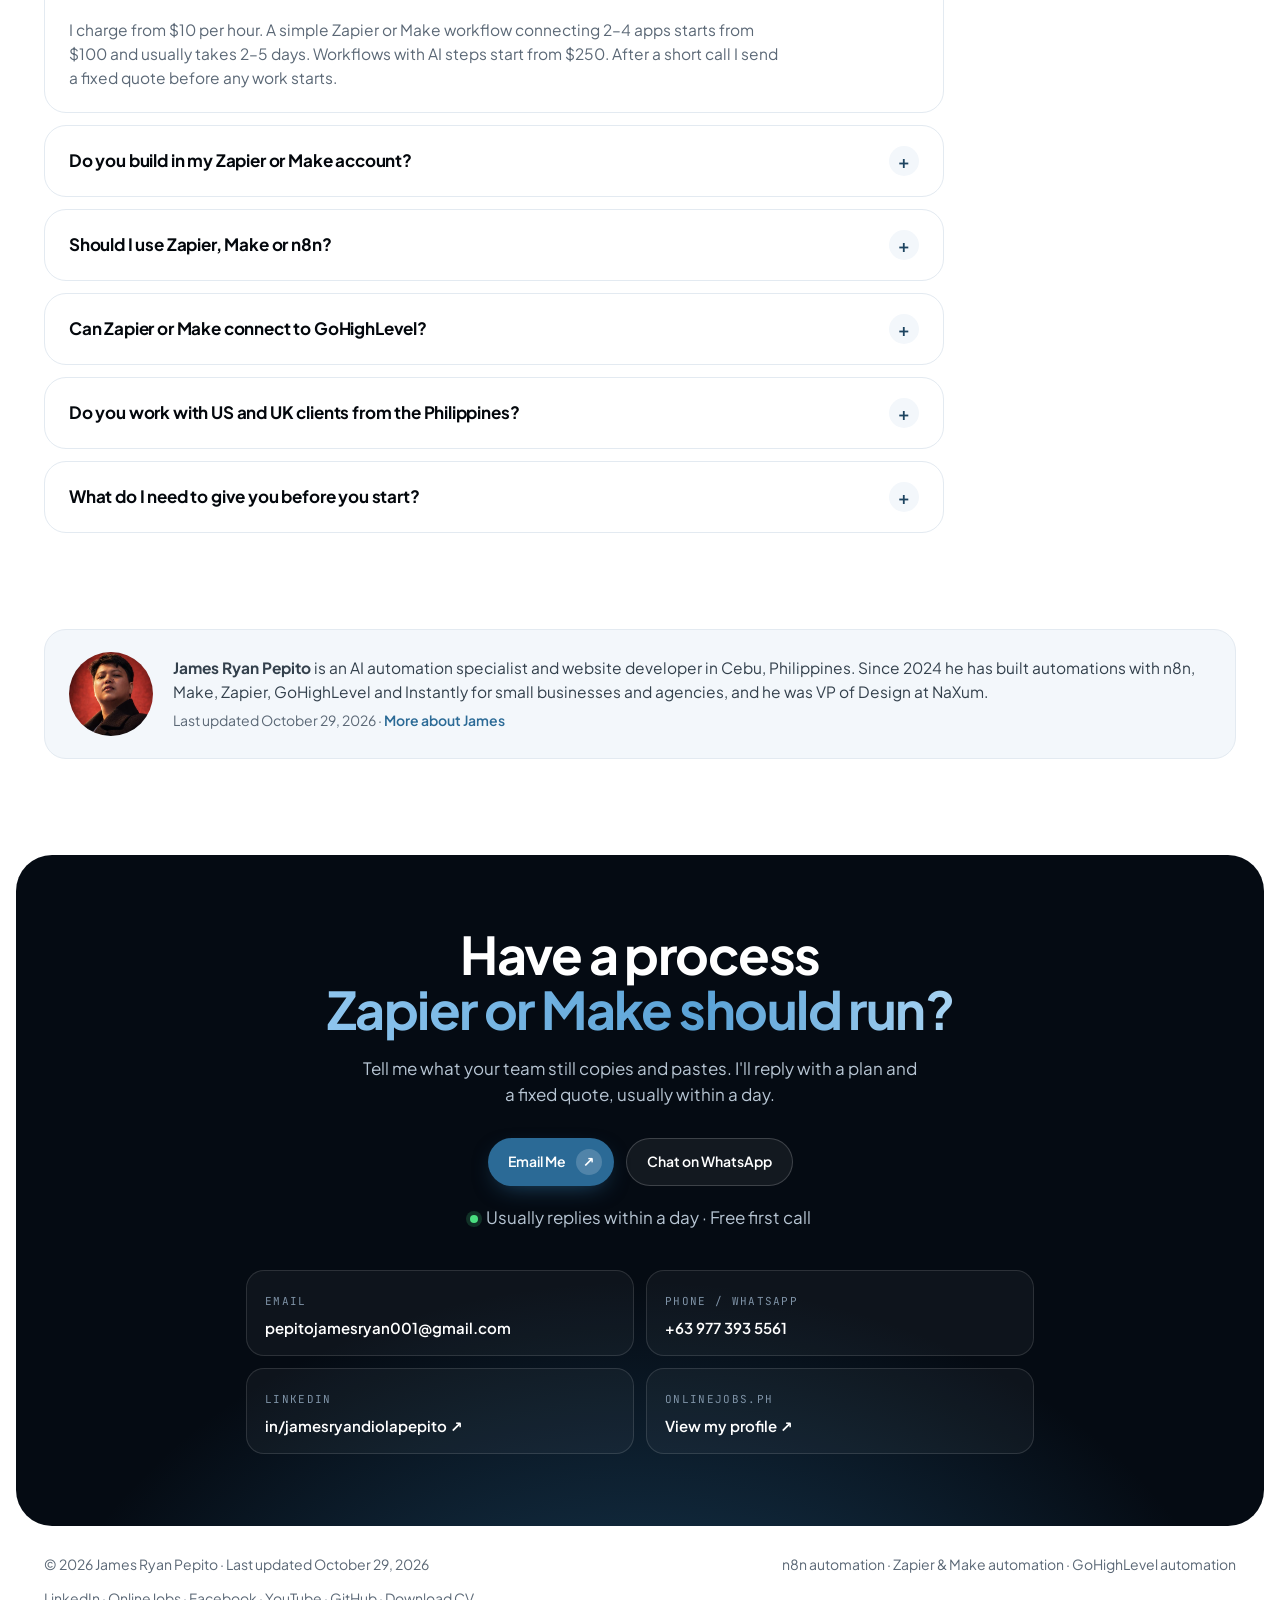
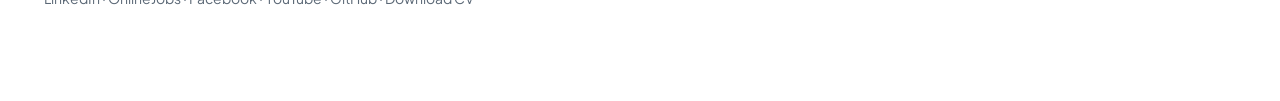
<file: services/zapier-make-automation/index.html>
<!doctype html>
<html lang="en">
<head>
<meta charset="utf-8">
<meta name="viewport" content="width=device-width, initial-scale=1">
<title>Zapier Expert &amp; Make.com Automation — James Ryan Pepito</title>
<meta name="description" content="Zapier and Make workflows by a Cebu developer: apps connected, leads routed and data synced without copy-paste. Fixed quote from $100 per workflow.">
<link rel="canonical" href="https://jamesryanpepito-portfolio.netlify.app/services/zapier-make-automation/">
<meta property="og:title" content="Zapier Expert &amp; Make.com Automation — James Ryan Pepito">
<meta property="og:description" content="Zapier and Make workflows by a Cebu developer: apps connected, leads routed and data synced without copy-paste. Fixed quote from $100 per workflow.">
<meta property="og:image" content="https://jamesryanpepito-portfolio.netlify.app/img/yt-vipOIsAyS9Y.webp">
<meta property="og:url" content="https://jamesryanpepito-portfolio.netlify.app/services/zapier-make-automation/">
<meta property="og:type" content="website">
<meta name="twitter:card" content="summary_large_image">
<link rel="icon" href="/img/james-avatar.webp">
<script type="speculationrules">{"prerender":[{"where":{"href_matches":"/services/*"},"eagerness":"moderate"}]}</script>
<link rel="preload" href="/fonts/plus-jakarta-sans-latin.woff2" as="font" type="font/woff2" crossorigin>
<script type="application/ld+json">
{
  "@context": "https://schema.org",
  "@graph": [
    {
      "@type": "WebPage",
      "@id": "https://jamesryanpepito-portfolio.netlify.app/services/zapier-make-automation/#webpage",
      "url": "https://jamesryanpepito-portfolio.netlify.app/services/zapier-make-automation/",
      "name": "Zapier Expert & Make.com Automation — James Ryan Pepito",
      "inLanguage": "en",
      "isPartOf": {
        "@id": "https://jamesryanpepito-portfolio.netlify.app/#website"
      },
      "about": {
        "@id": "https://jamesryanpepito-portfolio.netlify.app/services/zapier-make-automation/#service"
      },
      "breadcrumb": {
        "@id": "https://jamesryanpepito-portfolio.netlify.app/services/zapier-make-automation/#breadcrumb"
      },
      "primaryImageOfPage": "https://jamesryanpepito-portfolio.netlify.app/img/yt-vipOIsAyS9Y.webp",
      "datePublished": "2026-10-29",
      "dateModified": "2026-10-29",
      "video": {
        "@id": "https://jamesryanpepito-portfolio.netlify.app/#video-zapier-sendjim"
      }
    },
    {
      "@type": "Service",
      "@id": "https://jamesryanpepito-portfolio.netlify.app/services/zapier-make-automation/#service",
      "name": "Zapier and Make automation",
      "serviceType": "Zapier and Make.com workflow automation",
      "description": "Zapier Zaps and Make scenarios that connect your apps, route leads and sync data, built in your own account.",
      "url": "https://jamesryanpepito-portfolio.netlify.app/services/zapier-make-automation/",
      "provider": {
        "@id": "https://jamesryanpepito-portfolio.netlify.app/#person"
      },
      "areaServed": "Worldwide",
      "offers": [
        {
          "@type": "Offer",
          "name": "Simple Zapier or Make workflow",
          "description": "2-4 apps, one trigger, no AI steps (e.g. form to CRM to email). Typical timeline 2-5 days.",
          "priceSpecification": {
            "@type": "PriceSpecification",
            "minPrice": 100,
            "priceCurrency": "USD"
          }
        },
        {
          "@type": "Offer",
          "name": "AI automation workflow",
          "description": "Lead enrichment, AI-personalized messages, AI agent steps, error handling. Typical timeline 1-2 weeks.",
          "priceSpecification": {
            "@type": "PriceSpecification",
            "minPrice": 250,
            "priceCurrency": "USD"
          }
        },
        {
          "@type": "Offer",
          "name": "Monthly automation support",
          "description": "Fixes, updates and small new workflows, 20 hours per month.",
          "priceSpecification": {
            "@type": "UnitPriceSpecification",
            "minPrice": 200,
            "priceCurrency": "USD",
            "unitText": "month"
          }
        }
      ]
    },
    {
      "@type": "BreadcrumbList",
      "@id": "https://jamesryanpepito-portfolio.netlify.app/services/zapier-make-automation/#breadcrumb",
      "itemListElement": [
        {
          "@type": "ListItem",
          "position": 1,
          "name": "Home",
          "item": "https://jamesryanpepito-portfolio.netlify.app/"
        },
        {
          "@type": "ListItem",
          "position": 2,
          "name": "Services",
          "item": "https://jamesryanpepito-portfolio.netlify.app/#services"
        },
        {
          "@type": "ListItem",
          "position": 3,
          "name": "Zapier & Make Automation"
        }
      ]
    },
    {
      "@type": "VideoObject",
      "@id": "https://jamesryanpepito-portfolio.netlify.app/#video-zapier-sendjim",
      "name": "Automated Direct Mail for GHL: Zapier + SendJim Workflow Setup",
      "description": "Zapier workflow that sends a SendJim neighbor mailing automatically when a GoHighLevel (LeadConnector) deal moves to Won.",
      "thumbnailUrl": "https://jamesryanpepito-portfolio.netlify.app/img/yt-vipOIsAyS9Y.webp",
      "uploadDate": "2026-10-29T07:44:30-07:00",
      "duration": "PT1M37S",
      "embedUrl": "https://www.youtube.com/embed/vipOIsAyS9Y",
      "creator": {
        "@id": "https://jamesryanpepito-portfolio.netlify.app/#person"
      }
    }
  ]
}
</script>
<style>
@font-face{font-family:"Plus Jakarta Sans";font-style:normal;font-weight:400 800;font-display:swap;src:url(/fonts/plus-jakarta-sans-latin.woff2) format("woff2");unicode-range:U+0000-00FF,U+0131,U+0152-0153,U+02BB-02BC,U+02C6,U+02DA,U+02DC,U+0304,U+0308,U+0329,U+2000-206F,U+20AC,U+2122,U+2191,U+2193,U+2212,U+2215,U+FEFF,U+FFFD}
@font-face{font-family:"JetBrains Mono";font-style:normal;font-weight:400 500;font-display:swap;src:url(/fonts/jetbrains-mono-latin.woff2) format("woff2");unicode-range:U+0000-00FF,U+0131,U+0152-0153,U+02BB-02BC,U+02C6,U+02DA,U+02DC,U+0304,U+0308,U+0329,U+2000-206F,U+20AC,U+2122,U+2191,U+2193,U+2212,U+2215,U+FEFF,U+FFFD}
:root{
  --bg:#ffffff;
  --surface:#f3f7fb;
  --card:#ffffff;
  --ink:#04080d;
  --muted:#5b6876;
  --line:#e3eaf1;
  --navy:#050b13;
  --navy-2:#0b1828;
  --blue:#2b6a96;
  --blue-deep:#1d4460;
  --sky:#8ec5ee;
  --radius-xl:36px;
  --radius:22px;
  --mono:"JetBrains Mono",ui-monospace,monospace;
  --sans:"Plus Jakarta Sans",ui-sans-serif,system-ui,sans-serif;
}
*{box-sizing:border-box;margin:0;padding:0}
html{scroll-behavior:smooth;scroll-padding-top:84px}
body{background:var(--bg);color:var(--ink);font-family:var(--sans);line-height:1.55;-webkit-font-smoothing:antialiased;overflow-x:hidden}
img{max-width:100%;height:auto;display:block}
a{color:inherit;text-decoration:none}
.wrap{max-width:1240px;margin:0 auto;padding:0 16px}
@media(min-width:768px){.wrap{padding:0 24px}}

/* ---------- nav ---------- */
.nav{position:sticky;top:0;z-index:50;background:rgba(255,255,255,.82);backdrop-filter:blur(14px);-webkit-backdrop-filter:blur(14px)}
.nav .wrap{display:flex;align-items:center;justify-content:space-between;height:68px;gap:16px}
.brand{display:flex;align-items:center;gap:10px;font-weight:800;letter-spacing:-.02em;font-size:18px}
.brand img{width:34px;height:34px;border-radius:50%;object-fit:cover;background:var(--surface)}
.brand span b{color:var(--blue)}
.links{display:none;gap:24px;font-size:14px;font-weight:500;color:#26323e}
.links a:hover{color:var(--blue)}
.nav-cta{display:flex;gap:8px;align-items:center}
@media(min-width:1180px){.links{display:flex}}
.menu-btn{display:inline-flex;width:40px;height:40px;border-radius:50%;border:1px solid var(--line);background:#fff;align-items:center;justify-content:center;cursor:pointer}
@media(min-width:1180px){.menu-btn{display:none}}
.mobile-menu{display:none;border-top:1px solid var(--line);background:#fff}
.mobile-menu.open{display:block}
.mobile-menu a{display:block;padding:14px 16px;border-bottom:1px solid var(--line);font-weight:500}

/* ---------- buttons ---------- */
.btn{display:inline-flex;align-items:center;gap:10px;border-radius:9999px;font-weight:600;font-size:14px;padding:11px 12px 11px 20px;transition:transform .15s,background .15s,box-shadow .15s;white-space:nowrap}
.btn:hover{transform:translateY(-1px)}
.btn .ic{width:26px;height:26px;border-radius:50%;display:inline-flex;align-items:center;justify-content:center;background:rgba(255,255,255,.18)}
.btn-primary{background:var(--blue);color:#fff;box-shadow:0 8px 24px -10px rgba(43,106,150,.8)}
.btn-primary:hover{background:#245b81}
.btn-ghost{background:#fff;color:var(--blue-deep);border:1px solid var(--line);padding:11px 20px}
.btn-dark{background:rgba(255,255,255,.06);color:#fff;border:1px solid rgba(255,255,255,.18);padding:11px 20px}
.btn-dark:hover{background:rgba(255,255,255,.12)}
.hide-sm{display:none}
@media(max-width:479px){.hide-xs{display:none}}
@media(min-width:640px){.hide-sm{display:inline-flex}}

/* ---------- hero ---------- */
.hero{margin:4px 8px 0;border-radius:var(--radius-xl);background:var(--navy);color:#fff;position:relative;overflow:hidden;isolation:isolate}
@media(min-width:768px){.hero{margin:4px 16px 0}}
.hero::before{content:"";position:absolute;inset:-20% -10% auto;height:80%;background:radial-gradient(ellipse at 50% 0%,rgba(43,106,150,.55),rgba(43,106,150,0) 60%);z-index:-1}
.hero::after{content:"";position:absolute;inset:0;background-image:linear-gradient(rgba(255,255,255,.035) 1px,transparent 1px),linear-gradient(90deg,rgba(255,255,255,.035) 1px,transparent 1px);background-size:56px 56px;mask-image:radial-gradient(ellipse at 50% 30%,#000 20%,transparent 70%);z-index:-1}
.hero-inner{text-align:center;padding:64px 16px 40px;max-width:940px;margin:0 auto}
@media(min-width:768px){.hero-inner{padding:92px 24px 48px}}
.chip{display:inline-flex;align-items:center;gap:10px;font-size:13px;padding:6px 14px 6px 6px;border-radius:9999px;background:rgba(255,255,255,.06);border:1px solid rgba(255,255,255,.14);color:#d7e4ef}
.chip img{width:26px;height:26px;border-radius:50%;object-fit:cover;background:#1b2a3a}
.dot{width:8px;height:8px;border-radius:50%;background:#4ade80;box-shadow:0 0 0 4px rgba(74,222,128,.18)}
.hero h1{font-size:clamp(36px,6.4vw,74px);line-height:1.04;letter-spacing:-.035em;font-weight:700;margin:26px 0 20px}
.grad{background:linear-gradient(90deg,#8ec5ee,#5aa2d6 60%,#a7d3f3);-webkit-background-clip:text;background-clip:text;color:transparent}
.hero p.lead{font-size:clamp(16px,1.6vw,18px);color:#b7c5d3;max-width:660px;margin:0 auto}
.checks{display:flex;flex-wrap:wrap;justify-content:center;gap:10px 26px;margin:26px 0 30px;font-size:14px;color:#d7e4ef}
.checks span::before{content:"✓";color:var(--sky);margin-right:8px}
.hero-ctas{display:flex;gap:12px;justify-content:center;flex-wrap:wrap}
.hero-stats{display:flex;flex-wrap:wrap;justify-content:center;gap:8px 28px;margin-top:38px;font-family:var(--mono);font-size:12px;letter-spacing:.12em;color:#7f93a7;text-transform:uppercase}
.hero-stats span::before{content:"•";margin-right:10px;color:#3c5a75}

/* automation feed (marquee) */
.feed{position:relative;margin-top:8px;padding:18px 0 34px;mask-image:linear-gradient(90deg,transparent,#000 12%,#000 88%,transparent)}
.feed-row{display:flex;gap:12px;width:max-content;animation:slide 48s linear infinite}
.feed-row.rev{animation-direction:reverse;margin-top:12px;animation-duration:56s}
@keyframes slide{to{transform:translateX(-50%)}}
@media(prefers-reduced-motion:reduce){.feed-row{animation:none}}
.ev{font-family:var(--mono);font-size:12.5px;padding:9px 14px;border-radius:12px;background:rgba(255,255,255,.04);border:1px solid rgba(255,255,255,.09);color:#cfe0ee;white-space:nowrap}
.ev b{color:var(--sky);font-weight:500;margin-right:6px}
.tools{border-top:1px solid rgba(255,255,255,.08);padding:22px 16px 28px;display:flex;flex-wrap:wrap;justify-content:center;gap:10px 34px;font-weight:700;font-size:17px;color:#6f8396;letter-spacing:-.01em}
.tools span{opacity:.9}

/* ---------- sections ---------- */
section{padding:96px 0 0}
.eyebrow{font-family:var(--mono);font-size:12px;letter-spacing:.14em;text-transform:uppercase;color:var(--blue);margin-bottom:14px;display:flex;align-items:center;gap:10px}
.eyebrow::before{content:"";width:18px;height:1px;background:var(--blue)}
h2{font-size:clamp(32px,4.4vw,52px);line-height:1.06;letter-spacing:-.03em;font-weight:700}
h2 .soft{color:#9aa8b6}
.sec-head{display:grid;gap:18px;margin-bottom:44px}
@media(min-width:900px){.sec-head{grid-template-columns:1.1fr 1fr;align-items:end}}
.sec-head p{color:var(--muted);font-size:17px;max-width:520px}

/* panel = big rounded tinted block like naxum */
.panel{background:linear-gradient(180deg,#eef4fa,#f7fafd 40%,#fff);border-radius:var(--radius-xl);padding:56px 16px}
@media(min-width:768px){.panel{padding:72px 48px}}

/* services */
.svc{display:grid;gap:16px}
@media(min-width:720px){.svc{grid-template-columns:repeat(2,1fr)}}
.card{background:var(--card);border:1px solid var(--line);border-radius:var(--radius);padding:26px;transition:box-shadow .2s,transform .2s}
.card:hover{box-shadow:0 18px 40px -24px rgba(16,40,64,.35);transform:translateY(-2px)}
.num{width:30px;height:30px;border-radius:50%;background:var(--blue-deep);color:#fff;font-size:13px;font-weight:700;display:flex;align-items:center;justify-content:center;margin-bottom:22px}
.card h3{font-size:21px;letter-spacing:-.02em;line-height:1.2;margin-bottom:10px}
.card p{color:var(--muted);font-size:15px}
.tags{display:flex;flex-wrap:wrap;gap:6px;margin-top:18px}
.tag{font-family:var(--mono);font-size:11.5px;padding:4px 9px;border-radius:8px;background:var(--surface);color:var(--blue-deep);border:1px solid #e1e9f1}

/* stats */
.stats{display:grid;grid-template-columns:repeat(2,1fr);gap:16px;margin-top:16px}
@media(min-width:900px){.stats{grid-template-columns:repeat(4,1fr)}}
.stat{background:#fff;border:1px solid var(--line);border-radius:var(--radius);padding:24px}
.stat strong{display:block;font-size:clamp(30px,3.4vw,40px);letter-spacing:-.03em;line-height:1}
.stat strong em{font-style:normal;color:var(--blue);font-size:.6em;font-weight:600;margin-left:4px}
.stat > span{color:var(--muted);font-size:14px;margin-top:8px;display:block}

/* about */
.about{display:grid;gap:40px;align-items:center}
@media(min-width:900px){.about{grid-template-columns:.85fr 1.15fr;gap:64px}}
.portrait{position:relative;border-radius:var(--radius-xl);background:radial-gradient(circle at 50% 30%,#2b6a96,#0b1828 72%);aspect-ratio:4/5;overflow:hidden;max-width:420px;width:100%;margin:0 auto}
.portrait img{width:100%;height:100%;object-fit:cover;object-position:center 20%}
.badge{position:absolute;left:16px;bottom:16px;right:16px;background:rgba(255,255,255,.92);backdrop-filter:blur(8px);border-radius:16px;padding:12px 16px;display:flex;justify-content:space-between;align-items:center;font-size:13px;gap:10px}
.badge b{display:block;font-size:15px}
.about p{color:var(--muted);font-size:17px;margin-bottom:16px}
.facts{display:grid;grid-template-columns:1fr;gap:12px;margin:26px 0}
@media(min-width:560px){.facts{grid-template-columns:repeat(2,1fr)}}
.fact{border:1px solid var(--line);border-radius:16px;padding:14px 16px}
.fact small{font-family:var(--mono);font-size:11px;letter-spacing:.1em;text-transform:uppercase;color:#8494a4}
.fact div{font-weight:600;font-size:15px;word-break:break-word}

/* experience */
.timeline{display:grid;gap:14px}
.job{display:grid;gap:10px;background:#fff;border:1px solid var(--line);border-radius:var(--radius);padding:24px}
@media(min-width:820px){.job{grid-template-columns:180px 1fr auto;gap:28px;align-items:start;padding:28px 32px}}
.when{font-family:var(--mono);font-size:13px;color:var(--blue)}
.job h3{font-size:20px;letter-spacing:-.02em}
.job .role{color:var(--muted);font-size:14.5px;margin:2px 0 10px}
.job ul{list-style:none;display:grid;gap:6px;color:#33404c;font-size:15px}
.job li{padding-left:18px;position:relative}
.job li::before{content:"";position:absolute;left:0;top:10px;width:6px;height:6px;border-radius:50%;background:var(--sky)}
.pill{font-family:var(--mono);font-size:11px;padding:5px 10px;border-radius:9999px;background:var(--surface);color:var(--blue-deep);white-space:nowrap;justify-self:start}
.demo{display:inline-flex;align-items:center;margin-top:16px;font-size:14px;font-weight:600;color:var(--blue);padding:8px 14px;border-radius:9999px;background:var(--surface);border:1px solid #e1e9f1}
.demo:hover{background:#e6eef6}
.proj .play{position:absolute;inset:0;display:flex;align-items:center;justify-content:center}
.proj .play span{width:58px;height:58px;border-radius:50%;background:rgba(5,11,19,.78);color:#fff;font-size:20px;display:flex;align-items:center;justify-content:center;padding-left:4px;box-shadow:0 8px 24px rgba(0,0,0,.35)}
.pill.now{background:#e7f8ee;color:#16794a}

/* work */
.filters{display:flex;gap:8px;flex-wrap:wrap;margin-bottom:24px}
.filters button{font:inherit;font-size:14px;font-weight:600;padding:9px 16px;border-radius:9999px;border:1px solid var(--line);background:#fff;color:#33404c;cursor:pointer}
.filters button.on{background:var(--navy);color:#fff;border-color:var(--navy)}
.grid{display:grid;gap:16px}
@media(min-width:640px){.grid{grid-template-columns:repeat(2,1fr)}}
@media(min-width:1020px){.grid{grid-template-columns:repeat(3,1fr)}}
.proj{background:#fff;border:1px solid var(--line);border-radius:var(--radius);overflow:hidden;display:flex;flex-direction:column;transition:box-shadow .2s,transform .2s}
.proj:hover{box-shadow:0 22px 44px -26px rgba(16,40,64,.45);transform:translateY(-3px)}
.proj .shot{aspect-ratio:16/10;background:var(--surface);overflow:hidden;border-bottom:1px solid var(--line)}
.proj .shot img{width:100%;height:100%;object-fit:cover;object-position:top;transition:transform .5s}
.proj:hover .shot img{transform:scale(1.04)}
.proj .body{padding:18px 20px 20px;display:flex;flex-direction:column;gap:6px;flex:1}
.proj h3{font-size:17px;letter-spacing:-.01em;display:flex;justify-content:space-between;gap:10px}
.proj h3 .arrow{color:var(--blue);flex:none}
.proj p{color:var(--muted);font-size:14px}
.proj .tags{margin-top:auto;padding-top:10px}
.proj[hidden]{display:none}
.proj h3 a{display:flex;justify-content:space-between;gap:10px;width:100%}
.proj .proj-links{font-size:14px;font-weight:600}
.proj .proj-links a{color:var(--blue)}
.proj .proj-links a:hover{text-decoration:underline}
a.shot{display:block}
.yt{margin-top:20px;display:flex;flex-wrap:wrap;align-items:center;gap:16px 20px;padding:20px 22px;border-radius:var(--radius);background:var(--navy);color:#fff;transition:transform .2s}
.yt:hover{transform:translateY(-2px)}
.yt-ic{width:48px;height:48px;border-radius:14px;background:#ff0033;display:flex;align-items:center;justify-content:center;font-size:18px;padding-left:3px;flex:none}
.yt-txt{flex:1;min-width:200px}
.yt-txt b{display:block;font-size:17px;letter-spacing:-.01em}
.yt-txt span{color:#b7c5d3;font-size:14px}

/* skills */
.skills{display:grid;gap:16px}
@media(min-width:820px){.skills{grid-template-columns:repeat(3,1fr)}}
.skills .card h3{font-size:17px;margin-bottom:14px}
.bar{margin-top:14px}
.bar div{display:flex;justify-content:space-between;font-size:14px;font-weight:600;margin-bottom:6px}
.bar i{display:block;height:6px;border-radius:9999px;background:var(--surface);overflow:hidden}
.bar i::after{content:"";display:block;height:100%;width:var(--w);background:linear-gradient(90deg,var(--blue-deep),var(--blue))}

/* education */
.edu{display:grid;gap:16px;margin-top:16px}
@media(min-width:820px){.edu{grid-template-columns:repeat(3,1fr)}}

/* testimonials */
.quotes{display:grid;gap:16px}
@media(min-width:820px){.quotes{grid-template-columns:repeat(2,1fr)}}
.quote{background:#fff;border:1px solid var(--line);border-radius:var(--radius);padding:28px;display:flex;flex-direction:column;gap:20px}
.quote blockquote{font-size:16.5px;line-height:1.6;color:#1f2a35}
.quote blockquote::before{content:"“";display:block;font-size:48px;line-height:.6;color:var(--sky);margin-bottom:10px;font-weight:700}
.who{display:flex;align-items:center;gap:12px;margin-top:auto}
.who img{width:44px;height:44px;border-radius:50%;object-fit:cover;background:var(--surface)}
.who b{display:block;font-size:15px}
.who span{font-size:13px;color:var(--muted)}
.mini{display:grid;gap:12px;margin-top:16px}
@media(min-width:820px){.mini{grid-template-columns:repeat(4,1fr)}}
.mini .card{padding:20px}
.mini .card p{color:#33404c;font-size:14px}
.mini .card small{display:block;margin-top:12px;font-family:var(--mono);font-size:11.5px;color:#8494a4}

/* hero extras */
.kw{font-family:var(--mono);font-size:12.5px;letter-spacing:.14em;text-transform:uppercase;color:var(--sky);margin-top:26px}
.kw + h1{margin-top:12px}
.proof{margin:16px auto 0;max-width:640px;font-size:14.5px;color:#d7e4ef;background:rgba(255,255,255,.05);border:1px solid rgba(255,255,255,.12);border-radius:14px;padding:10px 16px}
.proof b{color:var(--sky);font-weight:600}
.proof a{color:var(--sky);white-space:nowrap;display:inline-block;padding:12px 4px;margin:-12px 0}
.sec-head .sub{font-size:clamp(20px,2.2vw,26px);font-weight:600;letter-spacing:-.02em;color:#9aa8b6;margin-top:10px;max-width:none}

/* service card extras */
.dl{list-style:none;display:grid;gap:7px;margin-top:16px;font-size:14.5px;color:#33404c}
.dl li{padding-left:18px;position:relative}
.dl li::before{content:"";position:absolute;left:0;top:9px;width:6px;height:6px;border-radius:50%;background:var(--sky)}
.more{display:inline-block;margin-top:8px;padding:12px 0;font-size:14px;font-weight:600;color:var(--blue)}
.more:hover{text-decoration:underline}
.h3link{color:inherit}
.h3link:hover{color:var(--blue)}

/* case studies */
.cases{display:grid;gap:20px}
.case{display:grid;gap:0;background:#fff;border:1px solid var(--line);border-radius:var(--radius);overflow:hidden}
@media(min-width:960px){.case{grid-template-columns:1.05fr 1fr}.case:nth-child(even) .media{order:2}}
.case .media{position:relative;aspect-ratio:16/9;background:var(--navy);display:block}
@media(min-width:960px){.case .media{aspect-ratio:auto;min-height:100%}}
.case iframe,.case .media img{position:absolute;inset:0;width:100%;height:100%;border:0;object-fit:cover;object-position:top}
.case-body{padding:26px}
@media(min-width:768px){.case-body{padding:32px 36px}}
.case-meta{font-family:var(--mono);font-size:12px;color:var(--blue);letter-spacing:.04em;margin-bottom:10px}
.case h3{font-size:clamp(19px,2vw,23px);letter-spacing:-.02em;line-height:1.25;margin-bottom:14px}
.case p{color:#33404c;font-size:15.5px;margin-bottom:10px}
.case p b{color:var(--ink)}
.case p a{color:var(--blue);font-weight:600}
.yt-lite{position:absolute;inset:0;display:block;cursor:pointer;background:var(--navy)}
.yt-lite img{width:100%;height:100%;object-fit:cover}
.yt-play{position:absolute;left:50%;top:50%;transform:translate(-50%,-50%);width:68px;height:48px;border-radius:14px;background:#ff0033;color:#fff;display:flex;align-items:center;justify-content:center;font-size:20px;padding-left:3px;box-shadow:0 8px 24px rgba(0,0,0,.35);transition:transform .15s}
.yt-lite:hover .yt-play{transform:translate(-50%,-50%) scale(1.08)}
.sr{position:absolute;width:1px;height:1px;overflow:hidden;clip:rect(0 0 0 0);white-space:nowrap}
.resp{margin-top:16px;font-size:14px;color:#9fb2c4}
.resp .dot{display:inline-block;margin-right:8px;vertical-align:middle}

/* process */
.steps{list-style:none;display:grid;gap:14px}
@media(min-width:720px){.steps{grid-template-columns:repeat(2,1fr)}}
@media(min-width:1100px){.steps{grid-template-columns:repeat(5,1fr)}}
.steps li{background:#fff;border:1px solid var(--line);border-radius:var(--radius);padding:24px;position:relative}
.step-n{width:34px;height:34px;border-radius:50%;background:var(--blue);color:#fff;font-weight:700;font-size:14px;display:flex;align-items:center;justify-content:center;margin-bottom:18px}
.steps h3{font-size:17px;letter-spacing:-.01em;line-height:1.3;margin-bottom:8px}
.steps p{color:var(--muted);font-size:14.5px}

/* pricing */
.price-wrap{background:#fff;border:1px solid var(--line);border-radius:var(--radius);overflow:hidden}
.prices{width:100%;border-collapse:collapse;font-size:15px}
.prices th,.prices td{text-align:left;padding:18px 22px;border-bottom:1px solid var(--line);vertical-align:top}
.prices thead th{font-family:var(--mono);font-size:11.5px;letter-spacing:.1em;text-transform:uppercase;color:#8494a4;font-weight:500;background:var(--surface)}
.prices tbody tr:last-child th,.prices tbody tr:last-child td{border-bottom:0}
.prices tbody th{font-weight:700;letter-spacing:-.01em;width:26%}
.prices td{color:var(--muted)}
.prices .amt{color:var(--blue-deep);font-weight:700;white-space:nowrap}
.prices td:last-child{white-space:nowrap}
@media(max-width:759px){
  .prices thead{display:none}
  .prices tr{display:grid;grid-template-columns:1fr auto;gap:4px 12px;padding:18px 20px;border-bottom:1px solid var(--line)}
  .prices tbody tr:last-child{border-bottom:0}
  .prices th,.prices td{padding:0;border:0}
  .prices tbody th{width:auto;grid-column:1;font-size:16px}
  .prices .amt{grid-column:2;grid-row:1;text-align:right}
  .prices td:nth-of-type(1){grid-column:1/-1;font-size:14.5px}
  .prices td:nth-of-type(3){grid-column:1/-1;font-family:var(--mono);font-size:12.5px;color:var(--blue)}
  .prices td:nth-of-type(3)::before{content:"Timeline: "}
}
.price-cta{display:flex;flex-wrap:wrap;align-items:center;justify-content:space-between;gap:14px 24px;margin-top:20px}
.price-cta p{color:var(--muted);font-size:15.5px}

/* faq */
.faq{display:grid;gap:12px;max-width:900px}
.faq details{background:#fff;border:1px solid var(--line);border-radius:var(--radius);padding:0 24px}
.faq summary{list-style:none;cursor:pointer;display:flex;justify-content:space-between;align-items:center;gap:16px;padding:20px 0}
.faq summary::-webkit-details-marker{display:none}
.faq summary::after{content:"+";flex:none;width:30px;height:30px;border-radius:50%;background:var(--surface);color:var(--blue-deep);display:flex;align-items:center;justify-content:center;font-size:18px;font-weight:600}
.faq details[open] summary::after{content:"−"}
.faq h3{font-size:17px;letter-spacing:-.01em;line-height:1.35}
.faq p{color:var(--muted);font-size:15.5px;padding:0 0 22px;max-width:720px}

/* contact */
.contact{margin:96px 8px 0;border-radius:var(--radius-xl);background:var(--navy);color:#fff;position:relative;overflow:hidden;isolation:isolate}
@media(min-width:768px){.contact{margin:96px 16px 0}}
.contact::before{content:"";position:absolute;inset:auto -10% -40%;height:90%;background:radial-gradient(ellipse at 50% 100%,rgba(43,106,150,.6),transparent 60%);z-index:-1}
.contact .in{padding:72px 16px;text-align:center;max-width:820px;margin:0 auto}
.contact h2{color:#fff}
.contact p{color:#b7c5d3;font-size:17px;margin:18px auto 30px;max-width:560px}
.cgrid{display:grid;gap:12px;margin-top:40px;text-align:left}
@media(min-width:720px){.cgrid{grid-template-columns:repeat(2,1fr)}}
.cbox{border:1px solid rgba(255,255,255,.12);background:rgba(255,255,255,.04);border-radius:18px;padding:16px 18px;transition:background .2s}
.cbox:hover{background:rgba(255,255,255,.08)}
.cbox small{font-family:var(--mono);font-size:11px;letter-spacing:.12em;color:#7f93a7;text-transform:uppercase}
.cbox div{font-weight:600;font-size:15px;margin-top:4px;word-break:break-word}
footer{padding:28px 0 92px;color:var(--muted);font-size:14px}
footer .wrap{display:flex;flex-wrap:wrap;justify-content:space-between;gap:12px}
footer a:hover{color:var(--blue)}
/* Netlify adds a badge iframe that covers hero text on phones */
@media(max-width:767px){#nl-badge-frame{display:none!important}}
.to-top{position:fixed;right:16px;bottom:16px;z-index:60;width:48px;height:48px;border-radius:50%;border:0;background:var(--blue);color:#fff;font-size:20px;cursor:pointer;box-shadow:0 10px 26px -10px rgba(43,106,150,.9);display:flex;align-items:center;justify-content:center;opacity:0;transform:translateY(12px);pointer-events:none;transition:opacity .25s,transform .25s,background .15s}
.to-top.show{opacity:1;transform:none;pointer-events:auto;z-index:999999999999 !important}
.to-top:hover{background:#245b81}
@media(min-width:768px){.to-top{right:28px;bottom:28px}}
.reveal{opacity:0;transform:translateY(18px);transition:opacity .7s ease,transform .7s ease}
.reveal.in{opacity:1;transform:none}
@media(prefers-reduced-motion:reduce){.reveal{opacity:1;transform:none}}

/* service pages */
.crumbs{font-size:13.5px;color:var(--muted);padding:14px 0 10px}
.crumbs ol{list-style:none;display:flex;flex-wrap:wrap;gap:6px}
.crumbs li+li::before{content:"›";margin-right:6px;color:#9aa8b6}
.crumbs a:hover{color:var(--blue)}
.hero-inner .lead{max-width:720px}
.svc .card ul.tags{list-style:none}
.case p.links{margin-top:6px}
.prose{max-width:760px;color:#33404c;font-size:17px}
.prose p{margin-bottom:14px}
.prose a{color:var(--blue);font-weight:600}
.author{display:flex;gap:20px;align-items:center;background:var(--surface);border:1px solid var(--line);border-radius:var(--radius);padding:22px 24px}
.author img{width:84px;height:84px;border-radius:50%;object-fit:cover;flex:none;object-position:center 20%}
.author p{color:#33404c;font-size:15.5px}
.author .muted{color:var(--muted);font-size:14px;margin-top:6px}
.author a{color:var(--blue);font-weight:600}
@media(max-width:559px){.author{flex-direction:column;align-items:flex-start}}
.compare-wrap{overflow-x:auto}
.prices.compare td:last-child{white-space:normal}
.prices.compare thead th:first-child{background:var(--surface)}
@media(max-width:759px){
  .prices.compare{min-width:600px}
  .prices.compare thead{display:table-header-group}
  .prices.compare tr{display:table-row;padding:0;border:0}
  .prices.compare th,.prices.compare td{display:table-cell;padding:12px 14px;border-bottom:1px solid var(--line);font-size:14px}
  .prices.compare tbody tr:last-child th,.prices.compare tbody tr:last-child td{border-bottom:0}
  .prices.compare tbody th{font-size:14px}
  .prices.compare td:nth-of-type(1),.prices.compare td:nth-of-type(3){font-family:inherit;color:var(--muted);font-size:14px}
  .prices.compare td:nth-of-type(3)::before{content:none}
}
</style>
</head>
<body>

<header class="nav">
  <div class="wrap">
    <a href="/" class="brand"><img src="/img/james-avatar-sm.webp" width="96" height="96" alt=""><span>James<b>.</b></span></a>
    <nav class="links">
      <a href="/#services">Services</a>
      <a href="/#results">Results</a>
      <a href="/#pricing">Pricing</a>
      <a href="/#about">About</a>
      <a href="/#experience">Experience</a>
      <a href="/#work">Work</a>
      <a href="/#reviews">Reviews</a>
      <a href="/#faq">FAQ</a>
    </nav>
    <div class="nav-cta">
      <a class="btn btn-ghost hide-sm" href="/James-Ryan-Pepito-CV.pdf" download>Download CV</a>
      <a class="btn btn-primary" href="/#contact">Hire Me <span class="ic">↗</span></a>
      <button class="menu-btn" aria-label="Open menu" aria-expanded="false" id="menuBtn">☰</button>
    </div>
  </div>
  <div class="mobile-menu" id="mobileMenu">
    <a href="/#services">Services</a><a href="/#results">Results</a><a href="/#pricing">Pricing</a><a href="/#about">About</a><a href="/#experience">Experience</a><a href="/#work">Work</a><a href="/#reviews">Reviews</a><a href="/#faq">FAQ</a><a href="/James-Ryan-Pepito-CV.pdf" download>Download CV</a>
  </div>
</header>

<main id="top">
  <div class="wrap">
    <nav class="crumbs" aria-label="Breadcrumb"><ol><li><a href="/">Home</a></li><li><a href="/#services">Services</a></li><li aria-current="page">Zapier &amp; Make Automation</li></ol></nav>
  </div>
  <div class="hero">
    <div class="hero-inner">
      <div class="kw">Zapier &amp; Make automation · Cebu, Philippines</div>
      <h1>Zapier Expert and Make.com Automation <br>for <span class="grad">Small Businesses</span></h1>
      <p class="lead">I'm James Ryan Pepito, a Zapier expert and Make.com automation developer based in Cebu, Philippines. As a Zapier consultant, I connect the tools you already pay for, so leads, data and follow-ups move between them without copy-paste. That covers form-to-CRM routing, data synced into Google Sheets, and follow-up emails sent the moment something happens. A simple workflow starts at $100 with a fixed quote, and I'll tell you up front whether Zapier, Make or n8n is the cheaper fit.</p>
      <div class="checks"><span>Built in your own Zapier or Make account</span><span>Handover video included</span><span>14 days of fixes after launch</span></div>
      <div class="hero-ctas">
        <a class="btn btn-primary" href="#contact">Get a fixed quote <span class="ic">↗</span></a>
        <a class="btn btn-dark" href="#example">▶&nbsp; See a real Zap</a>
      </div>
    </div>
  </div>

  <section id="what-i-build">
    <div class="wrap">
      <div class="sec-head reveal">
        <div><div class="eyebrow">What I build</div><h2>Zapier and Make workflows I build</h2></div>
        <p>A Zapier "Zap" or a Make "scenario" starts on a trigger, such as a new form entry, a new row, a paid invoice or a schedule, and then runs a chain of actions across your apps. I map the process you do by hand today, build it as one or more workflows, and test it on your real data before handover.</p>
      </div>
      <div class="svc">
        <div class="card reveal"><div class="num">1</div><h3>Form → CRM → email</h3><p>A new form submission creates or updates the contact in your CRM, tags it, and sends the right follow-up email straight away. This is the most common first workflow, and it's what the "simple workflow" price below covers.</p></div>
        <div class="card reveal"><div class="num">2</div><h3>Lead routing and alerts</h3><p>New leads go to the right person or pipeline based on their answers, and your team gets a Slack or email alert instead of checking an inbox.</p></div>
        <div class="card reveal"><div class="num">3</div><h3>Data sync and reporting</h3><p>Records from your forms, store or CRM are copied into Google Sheets automatically, so reports stay current without exports.</p></div>
        <div class="card reveal"><div class="num">4</div><h3>Connecting GoHighLevel and other apps</h3><p>Zapier and Make can both pass data into and out of GoHighLevel. When an app isn't supported, I use webhooks, or build the step in n8n instead. See my <a href="/services/gohighlevel-automation/">GoHighLevel automation service</a>.</p><div class="tags"><span class="tag">Zapier</span><span class="tag">Make</span><span class="tag">Google Sheets</span><span class="tag">Slack</span><span class="tag">GoHighLevel</span><span class="tag">Webhooks</span></div></div>
      </div>
    </div>
  </section>

  <section id="example">
    <div class="wrap">
      <div class="sec-head reveal">
        <div><div class="eyebrow">Example build</div><h2>Example Zapier build: direct mail when a GoHighLevel deal is won</h2></div>
        <p>A real Zap, recorded step by step: what it replaces, how it's built and what it does now.</p>
      </div>
      <div class="cases">
        <article class="case reveal" id="zapier-sendjim">
          <div class="media"><a class="yt-lite" href="https://www.youtube.com/watch?v=vipOIsAyS9Y" data-id="vipOIsAyS9Y" data-title="Automated Direct Mail for GHL: Zapier + SendJim Workflow Setup" target="_blank" rel="noopener"><img src="/img/yt-vipOIsAyS9Y.webp" width="800" height="500" alt="Video: Automated Direct Mail for GHL: Zapier + SendJim Workflow Setup" loading="lazy"><span class="yt-play" aria-hidden="true">▶</span><span class="sr">Play video: Automated Direct Mail for GHL: Zapier + SendJim Workflow Setup</span></a></div>
          <div class="case-body">
            <div class="case-meta">Zapier project · GoHighLevel + SendJim</div>
            <h3>Zapier sends a neighbor mailing the moment a deal closes</h3>
            <p><b>Problem.</b> Each time a deal was won, the team wanted the homes around that customer to get a postcard, without anyone copying the customer's name and address from GoHighLevel into SendJim by hand.</p>
            <p><b>What I built.</b> A two-step Zap. The trigger watches a GoHighLevel (LeadConnector) pipeline and fires when a deal moves to the Won stage. The action sends the contact's name, address, phone and email to SendJim's "Send Neighbor Mailing" step, which mails a postcard or gift to the surrounding homes using the chosen template.</p>
            <p><b>Result.</b> Every won deal starts a neighbor mailing campaign automatically, with no manual data entry between GoHighLevel and SendJim.</p>
            <div class="tags"><span class="tag">Zapier</span><span class="tag">GoHighLevel</span><span class="tag">LeadConnector</span><span class="tag">SendJim</span><span class="tag">Direct mail</span></div>
          </div>
        </article>
      </div>
    </div>
  </section>

  <section id="which-tool">
    <div class="wrap">
      <div class="sec-head reveal">
        <div><div class="eyebrow">Choosing a tool</div><h2>Zapier, Make or n8n: which fits your workflow?</h2></div>
        <p>Zapier is the easiest to start with and has the most app connections, but costs climb as task volume grows. Make handles multi-step scenarios visually and is cheaper at volume. n8n is the most flexible: it supports code and AI agents and can be self-hosted, so it suits high-volume or AI-heavy workflows. I build in all three and recommend one after looking at your process.</p>
      </div>
      <div class="price-wrap compare-wrap reveal">
        <table class="prices compare">
          <thead><tr><th scope="col"></th><th scope="col">Zapier</th><th scope="col">Make</th><th scope="col">n8n</th></tr></thead>
          <tbody>
            <tr><th scope="row">Best for</th><td>Getting started quickly with common apps</td><td>Multi-step workflows on a budget</td><td>High volume, AI steps, custom code</td></tr>
            <tr><th scope="row">Ease of setup</th><td>Easiest</td><td>Visual, a little more to learn</td><td>Most flexible, most technical</td></tr>
            <tr><th scope="row">Cost as volume grows</th><td>Rises fastest</td><td>Lower at volume</td><td>Lowest if self-hosted</td></tr>
            <tr><th scope="row">AI and code steps</th><td>Basic</td><td>Moderate</td><td>Full: AI agents and code</td></tr>
          </tbody>
        </table>
      </div>
      <div class="prose reveal" style="margin-top:20px"><p>If a Zap is getting expensive or hitting its limits, I'll say so and quote the same workflow in Make or n8n, so you can compare before anything changes. More on n8n: <a href="/services/n8n-automation/">n8n automation service</a>.</p></div>
    </div>
  </section>

  <section id="process">
    <div class="wrap">
      <div class="sec-head reveal">
        <div><div class="eyebrow">Process</div><h2>How a Zapier or Make project works</h2></div>
        <p>You work with me directly, from the first call to the handover.</p>
      </div>
      <ol class="steps">
        <li class="reveal"><span class="step-n">1</span><h3>Free 20-minute call</h3><p>We map how the process works today. If a call doesn't suit your time zone, send a short screen recording instead.</p></li>
        <li class="reveal"><span class="step-n">2</span><h3>Written plan and fixed quote</h3><p>Within 1–2 business days you get the apps to connect, what the workflow will do and the price.</p></li>
        <li class="reveal"><span class="step-n">3</span><h3>Build and test in your accounts</h3><p>The workflow is built in your own Zapier or Make account, so you own it. I send progress updates as I go.</p></li>
        <li class="reveal"><span class="step-n">4</span><h3>Handover walkthrough video</h3><p>A recorded Loom video shows how it runs and how to change it later.</p></li>
        <li class="reveal"><span class="step-n">5</span><h3>14 days of fixes included</h3><p>If something breaks or needs adjusting after launch, I fix it at no extra cost.</p></li>
      </ol>
    </div>
  </section>

  <section id="pricing">
    <div class="wrap">
      <div class="sec-head reveal">
        <div><div class="eyebrow">Pricing</div><h2>Zapier and Make automation cost</h2></div>
        <p>Every project starts with a fixed quote, so you know the cost before any work begins. Rates start from $10/hour.</p>
      </div>
      <div class="price-wrap reveal">
        <table class="prices">
          <thead><tr><th scope="col">Project type</th><th scope="col">Typical scope</th><th scope="col">Starting price</th><th scope="col">Timeline</th></tr></thead>
          <tbody>
            <tr><th scope="row">Simple Zapier or Make workflow</th><td>2–4 apps, one trigger, no AI steps (e.g. form → CRM → email)</td><td class="amt">from $100</td><td>2–5 days</td></tr>
            <tr><th scope="row">AI automation workflow</th><td>Lead enrichment, AI-personalized messages, AI agent steps, error handling</td><td class="amt">from $250</td><td>1–2 weeks</td></tr>
            <tr><th scope="row">Monthly automation support</th><td>Fixes, updates and small new workflows (20 hours/month)</td><td class="amt">from $200/month</td><td>Ongoing</td></tr>
          </tbody>
        </table>
      </div>
      <div class="price-cta reveal"><p>The final price depends on how many apps the workflow connects, how much data it handles and whether it needs AI steps. <a href="/#pricing">See all project types →</a></p><a class="btn btn-primary" href="#contact">Get a fixed quote for your workflow <span class="ic">↗</span></a></div>
    </div>
  </section>

  <section id="faq">
    <div class="wrap">
      <div class="sec-head reveal">
        <div><div class="eyebrow">FAQ</div><h2>Questions about hiring a Zapier expert</h2></div>
        <p>Quick answers on cost, accounts and which tool to use.</p>
      </div>
      <div class="faq">
        <details class="reveal" open><summary><h3>How much does it cost to hire a Zapier expert?</h3></summary><p>I charge from $10 per hour. A simple Zapier or Make workflow connecting 2–4 apps starts from $100 and usually takes 2–5 days. Workflows with AI steps start from $250. After a short call I send a fixed quote before any work starts.</p></details>
        <details class="reveal"><summary><h3>Do you build in my Zapier or Make account?</h3></summary><p>Yes. Everything is built and tested in your own account, so you own the workflows, the connections and the data. Your Zapier or Make plan is billed to you directly by the platform.</p></details>
        <details class="reveal"><summary><h3>Should I use Zapier, Make or n8n?</h3></summary><p>Zapier is quickest to set up, Make is cheaper for multi-step workflows at volume, and n8n is best for high volume or AI-heavy work. I recommend one after seeing your process, and I'll quote it in another tool if that would cost you less to run.</p></details>
        <details class="reveal"><summary><h3>Can Zapier or Make connect to GoHighLevel?</h3></summary><p>Yes. Both can send data into and out of GoHighLevel. When a step isn't supported, I use webhooks or n8n. See my <a href="/services/gohighlevel-automation/">GoHighLevel automation service</a> for the CRM side.</p></details>
        <details class="reveal"><summary><h3>Do you work with US and UK clients from the Philippines?</h3></summary><p>Yes. I work remotely from Cebu with clients abroad, including businesses in the US, Canada, Spain and Italy. I communicate in English, usually reply within a day, and schedule calls in your time zone.</p></details>
        <details class="reveal"><summary><h3>What do I need to give you before you start?</h3></summary><p>Access to the apps the workflow touches, such as your forms, CRM, Google Sheets or email platform, plus a short description or screen recording of how the process works today.</p></details>
      </div>
    </div>
  </section>

  <section>
    <div class="wrap">
      <div class="author reveal" aria-label="About the author">
        <img src="/img/james-about.webp" width="308" height="461" alt="James Ryan Pepito" loading="lazy">
        <div>
          <p><strong>James Ryan Pepito</strong> is an AI automation specialist and website developer in Cebu, Philippines. Since 2024 he has built automations with n8n, Make, Zapier, GoHighLevel and Instantly for small businesses and agencies, and he was VP of Design at NaXum.</p>
          <p class="muted">Last updated <time datetime="2026-10-29">October 29, 2026</time> · <a href="/#about">More about James</a></p>
        </div>
      </div>
    </div>
  </section>

  <div class="contact" id="contact">
    <div class="in">
      <h2>Have a process <br><span class="grad">Zapier or Make should run?</span></h2>
      <p>Tell me what your team still copies and pastes. I'll reply with a plan and a fixed quote, usually within a day.</p>
      <div class="hero-ctas">
        <a class="btn btn-primary" href="mailto:pepitojamesryan001@gmail.com?subject=Zapier%20or%20Make%20project%20inquiry">Email Me <span class="ic">↗</span></a>
        <a class="btn btn-dark" href="https://wa.me/639773935561" target="_blank" rel="noopener">Chat on WhatsApp</a>
      </div>
      <p class="resp"><span class="dot"></span>Usually replies within a day · Free first call</p>
      <div class="cgrid">
        <a class="cbox" href="mailto:pepitojamesryan001@gmail.com"><small>Email</small><div>pepitojamesryan001@gmail.com</div></a>
        <a class="cbox" href="tel:+639773935561"><small>Phone / WhatsApp</small><div>+63 977 393 5561</div></a>
        <a class="cbox" href="https://www.linkedin.com/in/jamesryandiolapepito/" target="_blank" rel="noopener me"><small>LinkedIn</small><div>in/jamesryandiolapepito ↗</div></a>
        <a class="cbox" href="https://v2.onlinejobs.ph/jobseekers/info/681397" target="_blank" rel="noopener me"><small>OnlineJobs.ph</small><div>View my profile ↗</div></a>
      </div>
    </div>
  </div>
</main>

<footer>
  <div class="wrap">
    <span>© <span data-year>2026</span> James Ryan Pepito · Last updated <time datetime="2026-10-29">October 29, 2026</time></span>
    <span><a href="/services/n8n-automation/">n8n automation</a> · <a href="/services/zapier-make-automation/">Zapier &amp; Make automation</a> · <a href="/services/gohighlevel-automation/">GoHighLevel automation</a></span>
    <span><a href="https://www.linkedin.com/in/jamesryandiolapepito/" target="_blank" rel="noopener me">LinkedIn</a> · <a href="https://v2.onlinejobs.ph/jobseekers/info/681397" target="_blank" rel="noopener me">OnlineJobs</a> · <a href="https://www.facebook.com/OfficialKuyaJames" target="_blank" rel="noopener me">Facebook</a> · <a href="https://www.youtube.com/@kuyajames16/videos" target="_blank" rel="noopener me">YouTube</a> · <a href="https://github.com/popsoy" target="_blank" rel="noopener me">GitHub</a> · <a href="/James-Ryan-Pepito-CV.pdf" download>Download CV</a></span>
  </div>
</footer>

<button class="to-top" id="toTop" aria-label="Back to top">↑</button>

<script>
  // back to top
  const toTop=document.getElementById('toTop');
  addEventListener('scroll',()=>toTop.classList.toggle('show',scrollY>600),{passive:true});
  toTop.addEventListener('click',()=>scrollTo({top:0,behavior:'smooth'}));

  // mobile menu
  // years of experience and copyright year stay current on their own
  (function(){
    const now=new Date().getFullYear(), yrs=now-2016;
    const words=['zero','one','two','three','four','five','six','seven','eight','nine','ten','eleven','twelve','thirteen','fourteen','fifteen','sixteen','seventeen','eighteen','nineteen','twenty'];
    const w=words[yrs]||String(yrs);
    document.querySelectorAll('[data-years]').forEach(e=>e.textContent=yrs);
    document.querySelectorAll('[data-years-word]').forEach(e=>e.textContent=e.dataset.yearsWord==='cap'?w[0].toUpperCase()+w.slice(1):w);
    document.querySelectorAll('[data-year]').forEach(e=>e.textContent=now);
  })();

  // load YouTube only when a video is clicked
  document.querySelectorAll('.yt-lite').forEach(a=>a.addEventListener('click',e=>{
    e.preventDefault();
    const f=document.createElement('iframe');
    f.src='https://www.youtube-nocookie.com/embed/'+a.dataset.id+'?autoplay=1';
    f.title=a.dataset.title;
    f.allow='accelerometer; autoplay; encrypted-media; gyroscope; picture-in-picture; web-share';
    f.referrerPolicy='strict-origin-when-cross-origin';
    f.allowFullscreen=true;
    a.replaceWith(f);
  }));

  const btn=document.getElementById('menuBtn'),menu=document.getElementById('mobileMenu');
  btn.addEventListener('click',()=>{const o=menu.classList.toggle('open');btn.setAttribute('aria-expanded',o)});
  menu.querySelectorAll('a').forEach(a=>a.addEventListener('click',()=>menu.classList.remove('open')));

  // project filter
  document.querySelectorAll('.filters button').forEach(b=>b.addEventListener('click',()=>{
    document.querySelectorAll('.filters button').forEach(x=>{x.classList.toggle('on',x===b);x.setAttribute('aria-pressed',x===b)});
    document.querySelectorAll('#grid .proj').forEach(p=>{p.hidden=!(b.dataset.f==='all'||p.dataset.cat===b.dataset.f)});
  }));

  // reveal on scroll
  const io=new IntersectionObserver(es=>es.forEach(e=>{if(e.isIntersecting){e.target.classList.add('in');io.unobserve(e.target)}}),{threshold:.12});
  document.querySelectorAll('.reveal').forEach(el=>io.observe(el));
</script>
</body>
</html>
</file>
